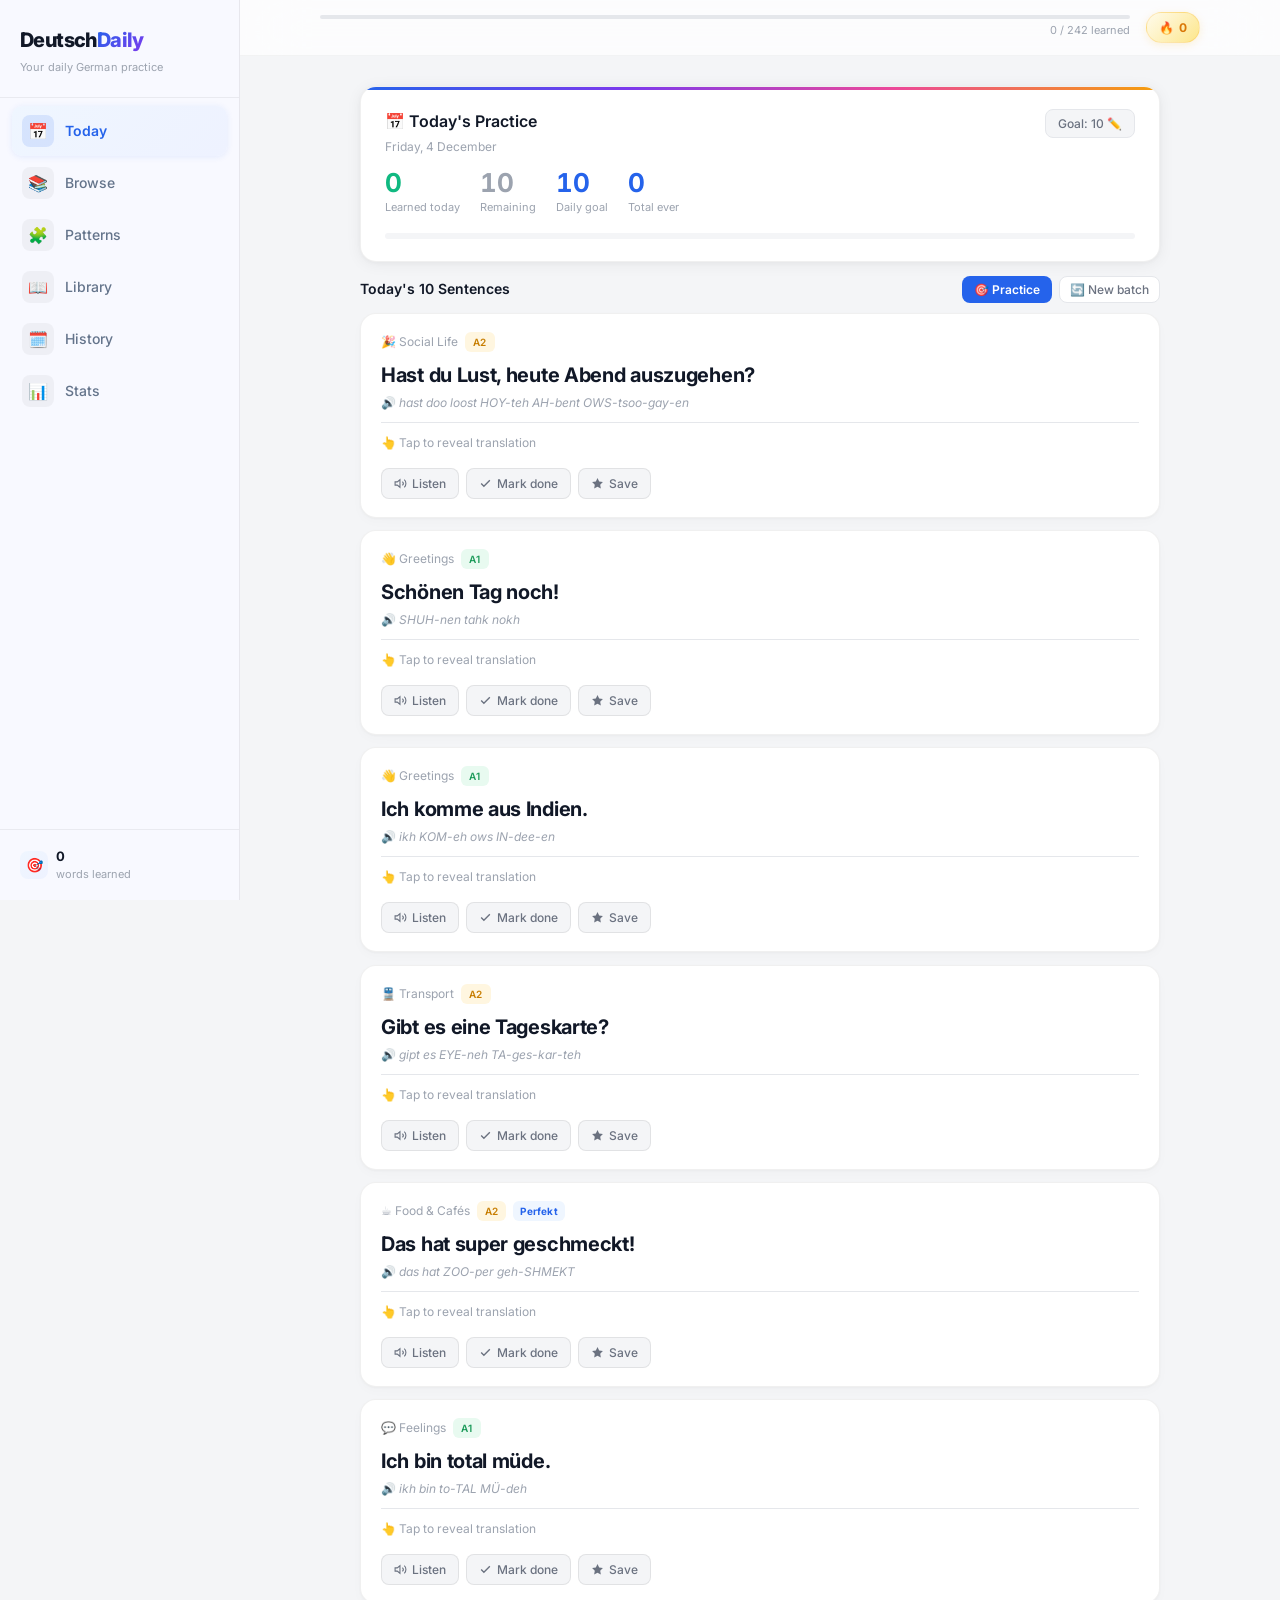
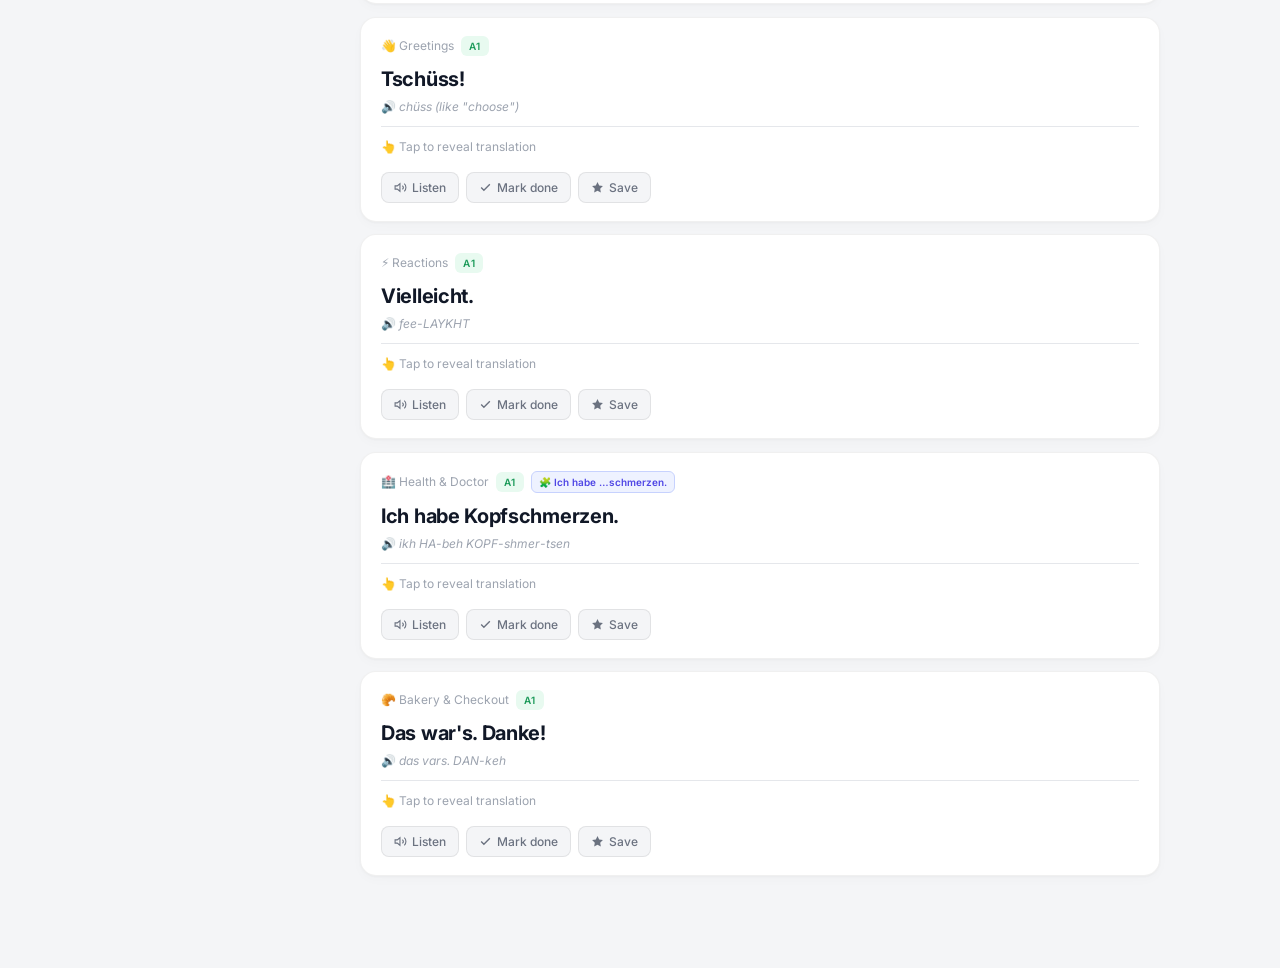
<file: index.html>
<!DOCTYPE html>
<html lang="en">

<head>
  <meta charset="UTF-8">
  <meta name="viewport" content="width=device-width, initial-scale=1.0">
  <meta name="color-scheme" content="light">
  <title>DeutschDaily</title>
  <link href="https://fonts.googleapis.com/css2?family=Inter:wght@400;500;600;700&display=swap" rel="stylesheet">
  <style>
    *,
    *::before,
    *::after {
      margin: 0;
      padding: 0;
      box-sizing: border-box;
    }

    :root {
      color-scheme: light;
      --bg: #F4F5F7;
      --white: #FFFFFF;
      --border: #E5E7EB;
      --border-strong: #D1D5DB;
      --text: #111827;
      --text-2: #6B7280;
      --text-3: #9CA3AF;
      --green: #10B981;
      --green-bg: #ECFDF5;
      --green-border: #A7F3D0;
      --blue: #2563EB;
      --blue-bg: #EFF6FF;
      --blue-border: #BFDBFE;
      --pink: #EC4899;
      --pink-bg: #FDF2F8;
      --pink-border: #FBCFE8;
      --amber: #F59E0B;
      --amber-bg: #FFFBEB;
      --amber-border: #FDE68A;
      --teal: #4F46E5;
      --teal-bg: #EEF2FF;
      --teal-border: #C7D2FE;
      --orange: #F97316;
      --orange-bg: #FFF7ED;
      --orange-border: #FED7AA;
      --red: #EF4444;
      --red-bg: #FEF2F2;
      --red-border: #FECACA;
      --accent: #2563EB;
      --shadow: 0 1px 3px rgba(0, 0, 0, 0.08), 0 1px 2px rgba(0, 0, 0, 0.04);
      --shadow-md: 0 4px 6px -1px rgba(0, 0, 0, 0.07), 0 2px 4px -2px rgba(0, 0, 0, 0.05);
      --shadow-sm: 0 1px 2px rgba(0, 0, 0, 0.04);
      --purple: var(--teal);
      --purple-bg: var(--teal-bg);
      --purple-border: var(--teal-border);
      --radius-lg: 16px;
      --radius-md: 12px;
      --radius-sm: 8px;
    }

    html {
      scroll-behavior: smooth;
      color-scheme: light !important;
      background: var(--bg) !important;
    }

    body {
      background: var(--bg) !important;
      color: var(--text) !important;
      font-family: 'Inter', -apple-system, BlinkMacSystemFont, 'SF Pro Text', system-ui, sans-serif;
      font-size: 15px;
      line-height: 1.6;
      min-height: 100vh;
      -webkit-font-smoothing: antialiased;
    }

    input,
    button,
    select,
    textarea {
      color-scheme: light;
    }

    .dashboard-layout {
      display: flex;
      min-height: 100vh;
      background: var(--bg);
      width: 100%;
    }

    .sidebar {
      width: 240px;
      flex-shrink: 0;
      background: #F8F9FF;
      border-right: 1px solid rgba(0,0,0,0.07);
      display: flex;
      flex-direction: column;
      position: fixed;
      top: 0;
      left: 0;
      height: 100vh;
      padding: 0;
      z-index: 100;
      overflow-y: auto;
      scrollbar-width: none;
    }

    .sidebar::-webkit-scrollbar {
      display: none;
    }

    .sidebar-logo-wrap {
      padding: 24px 20px 20px;
      border-bottom: 1px solid rgba(0,0,0,0.06);
      margin-bottom: 8px;
    }

    .sidebar-logo {
      font-weight: 800;
      font-size: 20px;
      cursor: pointer;
      color: var(--text);
      letter-spacing: -0.6px;
      user-select: none;
      display: inline-block;
    }

    .sidebar-logo em {
      background: linear-gradient(135deg, #2563EB 0%, #7C3AED 100%);
      -webkit-background-clip: text;
      -webkit-text-fill-color: transparent;
      background-clip: text;
      font-style: normal;
    }

    .sidebar-tagline {
      font-size: 11px;
      color: var(--text-3);
      margin-top: 3px;
      font-weight: 400;
      letter-spacing: 0.1px;
    }

    .sidebar-divider {
      display: none;
    }

    .sidebar-section-label {
      font-size: 10px;
      font-weight: 700;
      letter-spacing: 0.8px;
      text-transform: uppercase;
      color: var(--text-3);
      padding: 4px 20px 6px;
    }

    .sidebar-footer {
      margin-top: auto;
      padding: 16px 20px;
      border-top: 1px solid rgba(0,0,0,0.06);
    }

    .sidebar-footer-stat {
      display: flex;
      align-items: center;
      gap: 8px;
      font-size: 12px;
      color: var(--text-2);
    }

    .sidebar-footer-stat .sfs-icon {
      width: 28px;
      height: 28px;
      border-radius: 8px;
      background: linear-gradient(135deg, #EFF6FF, #EEF2FF);
      display: flex;
      align-items: center;
      justify-content: center;
      font-size: 14px;
      flex-shrink: 0;
    }

    .sidebar-footer-stat .sfs-val {
      font-weight: 700;
      font-size: 13px;
      color: var(--text);
    }

    .main-content {
      flex: 1;
      display: flex;
      flex-direction: column;
      min-width: 0;
      background: var(--bg);
      margin-left: 240px;
    }

    .app-content {
      max-width: 880px;
      width: 100%;
      margin: 0 auto;
      padding: 16px 40px 80px;
      flex: 1;
    }

    /* ─── Header ─── */
    .hdr {
      position: sticky;
      top: 0;
      z-index: 90;
      background: rgba(255, 255, 255, 0.85);
      backdrop-filter: saturate(180%) blur(24px);
      -webkit-backdrop-filter: saturate(180%) blur(24px);
      border-bottom: 1px solid rgba(0,0,0,0.06);
      padding: 12px 40px;
    }

    .hdr-in {
      max-width: 880px;
      margin: 0 auto;
      display: flex;
      align-items: center;
      gap: 16px;
      width: 100%;
    }

    .hdr-mid {
      flex: 1;
      min-width: 0;
    }

    .pbar-bg {
      height: 4px;
      background: var(--border);
      border-radius: 99px;
      overflow: hidden;
      margin-bottom: 3px;
    }

    .pbar-fill {
      height: 100%;
      background: var(--accent);
      border-radius: 99px;
      transition: width 0.5s;
    }

    .pbar-lbl {
      font-size: 11px;
      color: var(--text-3);
      text-align: right;
    }

    .streak-pill {
      display: flex;
      align-items: center;
      gap: 5px;
      background: linear-gradient(135deg, #FFFBEB 0%, #FEF3C7 100%);
      border: 1px solid var(--amber-border);
      padding: 5px 12px;
      border-radius: 99px;
      font-size: 12px;
      font-weight: 700;
      color: #D97706;
      cursor: pointer;
      flex-shrink: 0;
      transition: transform 0.2s, box-shadow 0.2s;
    }

    .streak-pill:hover {
      transform: scale(1.05);
      box-shadow: 0 2px 8px rgba(245, 158, 11, 0.2);
    }

    /* ─── Nav Desktop ─── */
    .nav-desktop {
      display: flex;
      flex-direction: column;
      gap: 2px;
      padding: 0 12px;
    }

    .nb {
      display: flex;
      align-items: center;
      gap: 11px;
      background: none;
      border: none;
      border-radius: 10px;
      cursor: pointer;
      color: #64748B;
      font-size: 14px;
      font-family: 'Inter', sans-serif;
      font-weight: 500;
      padding: 9px 10px;
      transition: background 0.15s, color 0.15s;
      text-align: left;
      width: 100%;
      position: relative;
    }

    .nb:hover:not(.on) {
      background: rgba(37, 99, 235, 0.05);
      color: #1E40AF;
    }

    .nb.on {
      background: linear-gradient(135deg, #EFF6FF 0%, #EEF2FF 100%);
      color: #2563EB;
      font-weight: 600;
      box-shadow: 0 1px 6px rgba(37, 99, 235, 0.1);
    }

    .nb-icon-wrap {
      width: 32px;
      height: 32px;
      border-radius: 8px;
      background: rgba(0,0,0,0.04);
      display: flex;
      align-items: center;
      justify-content: center;
      font-size: 16px;
      flex-shrink: 0;
      transition: background 0.15s;
    }

    .nb.on .nb-icon-wrap {
      background: rgba(37, 99, 235, 0.12);
    }

    .nb:hover:not(.on) .nb-icon-wrap {
      background: rgba(37, 99, 235, 0.08);
    }

    .nb-icon {
      font-size: 16px;
      line-height: 1;
    }

    /* ─── Goal Card ─── */
    .goal-card {
      background: var(--white);
      border: 1px solid var(--border);
      border-radius: var(--radius-lg);
      padding: 22px 24px;
      margin: 14px 0;
      box-shadow: var(--shadow);
      position: relative;
      overflow: hidden;
    }

    .goal-card::before {
      content: '';
      position: absolute;
      top: 0;
      left: 0;
      right: 0;
      height: 3px;
      background: linear-gradient(90deg, var(--accent), #7C3AED, var(--pink));
    }

    .goal-top {
      display: flex;
      align-items: flex-start;
      justify-content: space-between;
      margin-bottom: 14px;
    }

    .goal-title {
      font-size: 16px;
      font-weight: 600;
    }

    .goal-date {
      font-size: 12px;
      color: var(--text-3);
      margin-top: 2px;
    }

    .goal-btn {
      background: var(--bg);
      border: 0.5px solid var(--border);
      border-radius: 8px;
      padding: 6px 12px;
      font-size: 12px;
      font-weight: 500;
      cursor: pointer;
      color: var(--text-2);
      font-family: 'Inter', sans-serif;
      transition: all 0.15s;
    }

    .goal-btn:hover {
      border-color: var(--border-strong);
    }

    .goal-nums {
      display: flex;
      gap: 20px;
      margin-bottom: 16px;
      flex-wrap: wrap;
    }

    .gnum-v {
      font-size: 26px;
      font-weight: 700;
      line-height: 1;
      letter-spacing: -0.5px;
    }

    .gnum-l {
      font-size: 11px;
      color: var(--text-3);
      margin-top: 3px;
    }

    .goal-bar-bg {
      height: 6px;
      background: var(--bg);
      border-radius: 99px;
      overflow: hidden;
    }

    .goal-bar-fill {
      height: 100%;
      background: var(--accent);
      border-radius: 99px;
      transition: width 0.5s;
    }

    .goal-complete {
      text-align: center;
      padding: 10px;
      font-size: 14px;
      color: var(--green);
      font-weight: 600;
    }

    /* ─── Sentence Card ─── */
    .sc {
      background: var(--white);
      border: 1px solid var(--border);
      border-radius: var(--radius-lg);
      padding: 18px 20px;
      margin-bottom: 12px;
      box-shadow: var(--shadow-sm);
      opacity: 0;
      animation: rise 0.3s ease forwards;
      overflow: hidden;
      position: relative;
      transition: box-shadow 0.2s, border-color 0.2s, transform 0.2s;
    }

    .sc:hover {
      box-shadow: var(--shadow-md);
      border-color: var(--border-strong);
      transform: translateY(-1px);
    }

    .sc.lrn {
      border-color: var(--green-border);
      background: linear-gradient(135deg, #fff 0%, #F6FEF9 100%);
    }

    .sc.fav {
      border-color: var(--amber-border);
      background: linear-gradient(135deg, #fff 0%, #FFFCF5 100%);
    }

    @keyframes rise {
      from {
        opacity: 0;
        transform: translateY(6px);
      }

      to {
        opacity: 1;
        transform: translateY(0);
      }
    }

    .sc-top {
      display: flex;
      align-items: center;
      gap: 7px;
      margin-bottom: 10px;
      flex-wrap: wrap;
    }

    .lvl-tag {
      padding: 2px 8px;
      border-radius: 6px;
      font-size: 11px;
      font-weight: 600;
    }

    .lA1 {
      background: #E8FAF0;
      color: #1B9A59;
    }

    .lA2 {
      background: #FFF6E0;
      color: #C77D00;
    }

    .lB1 {
      background: #E8F2FF;
      color: #0062DB;
    }

    .lrn-badge {
      font-size: 11px;
      color: var(--green);
      font-weight: 600;
    }

    .topic-label {
      font-size: 12px;
      color: var(--text-3);
    }

    .sentence-de {
      font-size: 20px;
      font-weight: 700;
      letter-spacing: -0.3px;
      color: var(--text);
      line-height: 1.3;
      margin-bottom: 5px;
      cursor: pointer;
      user-select: text;
    }

    .sentence-ph {
      font-size: 12px;
      color: var(--text-3);
      font-style: italic;
      padding-bottom: 10px;
      border-bottom: 0.5px solid var(--border);
      margin-bottom: 10px;
    }

    .ph-lbl {
      font-style: normal;
      margin-right: 3px;
    }

    .sentence-en {
      font-size: 15px;
      font-weight: 600;
      color: var(--accent);
      margin-bottom: 6px;
      transition: opacity 0.2s, filter 0.2s;
      cursor: pointer;
      user-select: text;
    }

    .sentence-en.hid {
      opacity: 0;
      filter: blur(4px);
      pointer-events: none;
      height: 0;
      overflow: hidden;
      margin: 0;
    }

    .reveal-hint {
      font-size: 12px;
      color: var(--text-3);
      margin-bottom: 4px;
    }

    .sentence-use {
      font-size: 13px;
      color: var(--text-2);
      background: var(--bg);
      padding: 10px 12px;
      border-radius: 10px;
      border-left: 3px solid var(--teal-border);
      display: none;
      line-height: 1.5;
      margin-top: 4px;
    }

    .card-actions {
      display: flex;
      gap: 7px;
      margin-top: 12px;
      flex-wrap: wrap;
    }

    .act-btn {
      display: inline-flex;
      align-items: center;
      gap: 5px;
      background: var(--bg);
      border: 1px solid var(--border);
      border-radius: var(--radius-sm);
      padding: 7px 12px;
      font-size: 12px;
      font-weight: 500;
      cursor: pointer;
      color: var(--text-2);
      font-family: 'Inter', sans-serif;
      transition: all 0.2s;
      white-space: nowrap;
    }

    .act-btn:hover {
      border-color: var(--border-strong);
      color: var(--text);
      background: var(--white);
      box-shadow: var(--shadow-sm);
    }

    .act-btn.is-learned {
      background: var(--green-bg);
      border-color: var(--green-border);
      color: var(--green);
    }

    .act-btn.is-fav {
      background: var(--amber-bg);
      border-color: var(--amber-border);
      color: var(--amber);
    }

    .act-btn.is-playing {
      background: var(--blue-bg);
      border-color: var(--blue-border);
      color: var(--blue);
    }

    .act-btn svg {
      width: 13px;
      height: 13px;
      flex-shrink: 0;
    }

    @keyframes pulse {

      0%,
      100% {
        opacity: 1
      }

      50% {
        opacity: 0.4
      }
    }

    .pulse {
      animation: pulse 1.2s ease infinite;
    }

    /* ─── Pattern Card ─── */
    .pc {
      background: var(--white);
      border: 1px solid var(--border);
      border-radius: var(--radius-lg);
      padding: 18px 20px;
      margin-bottom: 12px;
      box-shadow: var(--shadow-sm);
      opacity: 0;
      animation: rise 0.3s ease forwards;
      transition: box-shadow 0.2s, border-color 0.2s, transform 0.2s;
    }

    .pc:hover {
      box-shadow: var(--shadow-md);
      border-color: var(--border-strong);
      transform: translateY(-1px);
    }

    .pc.und {
      border-color: var(--green-border);
      background: linear-gradient(135deg, #fff 0%, #F6FEF9 100%);
    }

    .pat-cat-tag {
      display: inline-block;
      padding: 2px 8px;
      border-radius: 6px;
      font-size: 11px;
      font-weight: 600;
      background: var(--teal-bg);
      color: var(--teal);
      border: 0.5px solid var(--teal-border);
      margin-bottom: 9px;
    }

    .pat-template {
      font-size: 17px;
      font-weight: 700;
      color: var(--text);
      margin-bottom: 4px;
      line-height: 1.4;
    }

    .pat-blank {
      color: var(--accent);
      font-style: italic;
    }

    .pat-meaning {
      font-size: 13px;
      color: var(--text-2);
      margin-bottom: 12px;
      padding-bottom: 12px;
      border-bottom: 0.5px solid var(--border);
    }

    .pat-examples {
      display: flex;
      flex-direction: column;
      gap: 7px;
    }

    .pat-ex {
      padding: 10px 12px;
      background: var(--bg);
      border-radius: 10px;
      border-left: 3px solid var(--blue-border);
    }

    .pat-de {
      font-size: 14px;
      font-weight: 600;
      color: var(--text);
      display: flex;
      align-items: center;
      gap: 6px;
    }

    .pat-ex-speak {
      cursor: pointer;
      font-size: 13px;
      opacity: 0.5;
      transition: all 0.15s;
      flex-shrink: 0;
    }

    .pat-ex-speak:hover {
      opacity: 1;
      transform: scale(1.15);
    }

    .pat-en {
      font-size: 12px;
      color: var(--text-3);
      margin-top: 2px;
      padding-left: 25px;
    }

    .pat-actions {
      display: flex;
      gap: 7px;
      margin-top: 12px;
    }

    /* ─── Pattern tag on sentences ─── */
    .pattern-tag {
      display: inline-flex;
      align-items: center;
      gap: 3px;
      padding: 2px 7px;
      border-radius: 6px;
      font-size: 10px;
      font-weight: 600;
      background: var(--teal-bg);
      color: var(--teal);
      border: 0.5px solid var(--teal-border);
      cursor: help;
    }

    .pattern-explain {
      font-size: 13px;
      color: var(--teal);
      background: var(--teal-bg);
      border: 0.5px solid var(--teal-border);
      padding: 10px 12px;
      border-radius: 10px;
      margin-top: 8px;
      display: none;
      line-height: 1.5;
    }

    .pattern-explain .pe-title {
      font-weight: 700;
      font-size: 14px;
      margin-bottom: 4px;
    }

    .pattern-explain .pe-meaning {
      font-size: 12px;
      color: var(--text-2);
      margin-bottom: 6px;
    }

    .pattern-explain .pe-examples {
      font-size: 12px;
      color: var(--text-2);
    }

    .pattern-explain .pe-example {
      padding: 4px 0;
    }

    .pattern-explain .pe-example strong {
      color: var(--text);
      font-weight: 600;
    }

    /* ─── Topic cards ─── */
    .topic-grid {
      display: grid;
      grid-template-columns: repeat(3, 1fr);
      gap: 16px;
      margin-bottom: 24px;
    }

    .topic-card {
      background: var(--white);
      border: 1px solid var(--border);
      border-radius: var(--radius-lg);
      padding: 18px;
      cursor: pointer;
      transition: all 0.2s ease;
      box-shadow: var(--shadow-sm);
      position: relative;
      overflow: hidden;
    }

    .topic-card:hover {
      border-color: var(--border-strong);
      box-shadow: var(--shadow-md);
      transform: translateY(-2px);
    }

    .topic-card::before {
      content: '';
      position: absolute;
      top: 0;
      left: 0;
      right: 0;
      height: 3px;
      background: var(--tc, var(--accent));
    }

    .tc-emoji {
      font-size: 28px;
      margin-bottom: 8px;
      display: block;
      line-height: 1;
    }

    .tc-name {
      font-size: 14px;
      font-weight: 600;
      color: var(--text);
    }

    .tc-de {
      font-size: 11px;
      color: var(--text-3);
      margin-top: 1px;
    }

    .tc-prog {
      display: flex;
      align-items: center;
      gap: 6px;
      margin-top: 10px;
    }

    .tc-count {
      font-size: 11px;
      color: var(--text-3);
      white-space: nowrap;
    }

    .tc-bar-bg {
      flex: 1;
      height: 3px;
      background: var(--border);
      border-radius: 99px;
      overflow: hidden;
    }

    .tc-bar-fill {
      height: 100%;
      border-radius: 99px;
      transition: width 0.4s;
    }

    /* ─── Topic header ─── */
    .topic-hdr {
      background: var(--white);
      border: 0.5px solid var(--border);
      border-radius: 14px;
      padding: 16px 18px;
      margin-bottom: 16px;
      display: flex;
      align-items: center;
      gap: 14px;
      box-shadow: var(--shadow-sm);
    }

    .topic-hdr-em {
      font-size: 36px;
      flex-shrink: 0;
      line-height: 1;
    }

    .topic-hdr-name {
      font-size: 20px;
      font-weight: 700;
      letter-spacing: -0.3px;
    }

    .topic-hdr-de {
      font-size: 13px;
      color: var(--text-3);
      margin-top: 2px;
    }

    .topic-hdr-stats {
      display: flex;
      gap: 12px;
      margin-top: 8px;
    }

    .topic-stat {
      font-size: 12px;
      color: var(--text-3);
    }

    .topic-stat strong {
      color: var(--text);
      font-weight: 600;
    }

    /* ─── Filters ─── */
    .filter-row {
      display: flex;
      gap: 6px;
      margin-bottom: 14px;
      overflow-x: auto;
      scrollbar-width: none;
      padding-bottom: 2px;
    }

    .filter-row::-webkit-scrollbar {
      display: none;
    }

    .filter-chip {
      flex-shrink: 0;
      padding: 7px 14px;
      border-radius: 99px;
      background: var(--white);
      border: 0.5px solid var(--border);
      font-size: 13px;
      font-weight: 500;
      cursor: pointer;
      color: var(--text-2);
      font-family: 'Inter', sans-serif;
      transition: all 0.15s;
      white-space: nowrap;
    }

    .filter-chip.on {
      background: var(--accent);
      border-color: var(--accent);
      color: white;
    }

    .filter-chip:hover:not(.on) {
      border-color: var(--border-strong);
    }

    /* ─── Search ─── */
    .search-wrap {
      position: relative;
      margin-bottom: 14px;
    }

    .search-icon {
      position: absolute;
      left: 12px;
      top: 50%;
      transform: translateY(-50%);
      color: var(--text-3);
      font-size: 15px;
      pointer-events: none;
    }

    .search-input {
      width: 100%;
      background: var(--white);
      border: 0.5px solid var(--border);
      border-radius: 12px;
      padding: 11px 12px 11px 36px;
      color: var(--text);
      font-size: 15px;
      font-family: 'Inter', sans-serif;
      outline: none;
      transition: border-color 0.15s;
    }

    .search-input:focus {
      border-color: var(--accent);
      box-shadow: 0 0 0 3px rgba(0, 122, 255, 0.1);
    }

    .search-input::placeholder {
      color: var(--text-3);
    }

    /* ─── Stats ─── */
    .stats-grid {
      display: grid;
      grid-template-columns: repeat(4, 1fr);
      gap: 16px;
      margin-bottom: 24px;
    }

    .stat-box {
      background: var(--white);
      border: 0.5px solid var(--border);
      border-radius: 14px;
      padding: 16px;
      box-shadow: var(--shadow-sm);
    }

    .stat-lbl {
      font-size: 11px;
      font-weight: 500;
      color: var(--text-3);
      text-transform: uppercase;
      letter-spacing: 0.4px;
      margin-bottom: 5px;
    }

    .stat-num {
      font-size: 28px;
      font-weight: 700;
      letter-spacing: -0.5px;
      line-height: 1;
    }

    .stat-sub {
      font-size: 11px;
      color: var(--text-3);
      margin-top: 3px;
    }

    .prog-row {
      display: flex;
      align-items: center;
      gap: 8px;
      padding: 12px 14px;
      background: var(--white);
      border: 0.5px solid var(--border);
      border-radius: 12px;
      margin-bottom: 7px;
      box-shadow: var(--shadow-sm);
    }

    .prog-row.clk {
      cursor: pointer;
      transition: all 0.15s;
    }

    .prog-row.clk:hover {
      border-color: var(--border-strong);
    }

    .prog-lbl {
      font-size: 13px;
      font-weight: 600;
      color: var(--text-2);
      min-width: 22px;
    }

    .prog-bar {
      flex: 1;
      height: 6px;
      background: var(--bg);
      border-radius: 99px;
      overflow: hidden;
    }

    .prog-fill {
      height: 100%;
      border-radius: 99px;
      transition: width 0.5s;
    }

    .prog-pct {
      font-size: 11px;
      color: var(--text-3);
      min-width: 30px;
      text-align: right;
    }

    /* ─── Bar Chart (Stats) ─── */
    .hist-chart {
      display: flex;
      align-items: flex-end;
      gap: 6px;
      height: 130px;
      margin-bottom: 18px;
      background: var(--white);
      border: 0.5px solid var(--border);
      border-radius: 14px;
      padding: 16px 14px 10px;
      box-shadow: var(--shadow-sm);
    }

    .hist-col {
      flex: 1;
      display: flex;
      flex-direction: column;
      align-items: center;
      height: 100%;
    }

    .hist-bar-wrap {
      flex: 1;
      width: 100%;
      display: flex;
      align-items: flex-end;
    }

    .hist-bar-inner {
      width: 100%;
      background: var(--accent);
      border-radius: 5px 5px 0 0;
      min-height: 4px;
      transition: height 0.6s ease;
      position: relative;
      display: flex;
      align-items: flex-start;
      justify-content: center;
      padding-top: 3px;
    }

    .hist-bar-inner.today {
      background: var(--green);
    }

    .hist-bar-inner.zero {
      background: var(--border);
      min-height: 4px;
    }

    .hist-bar-num {
      font-size: 10px;
      font-weight: 700;
      color: white;
      line-height: 1;
    }

    .hist-day-lbl {
      font-size: 10px;
      color: var(--text-3);
      margin-top: 5px;
      text-align: center;
      white-space: nowrap;
      font-weight: 500;
    }

    .hist-day-lbl.today {
      color: var(--green);
      font-weight: 700;
    }

    /* ─── Stats Section ─── */
    .stats-sec-hdr {
      font-size: 12px;
      font-weight: 600;
      text-transform: uppercase;
      letter-spacing: 0.5px;
      color: var(--text-3);
      margin: 18px 0 10px;
    }

    /* ─── Practice Direction Choice ─── */
    .dir-choice-wrap {
      padding: 24px 16px;
      display: flex;
      flex-direction: column;
      align-items: center;
    }

    .dir-choice-title {
      font-size: 20px;
      font-weight: 700;
      color: var(--text);
      margin-bottom: 6px;
      text-align: center;
    }

    .dir-choice-sub {
      font-size: 14px;
      color: var(--text-2);
      margin-bottom: 28px;
      text-align: center;
    }

    .dir-btn {
      width: 100%;
      max-width: 340px;
      background: var(--white);
      border: 1.5px solid var(--border);
      border-radius: 16px;
      padding: 18px 20px;
      cursor: pointer;
      font-family: 'Inter', sans-serif;
      display: flex;
      align-items: center;
      gap: 14px;
      margin-bottom: 12px;
      transition: all 0.15s;
      text-align: left;
    }

    .dir-btn:hover {
      border-color: var(--accent);
      box-shadow: 0 0 0 3px rgba(0, 122, 255, 0.1);
    }

    .dir-btn.primary {
      background: var(--accent);
      border-color: var(--accent);
      color: white;
    }

    .dir-btn.primary:hover {
      opacity: 0.92;
    }

    .dir-btn-icon {
      font-size: 28px;
      flex-shrink: 0;
      line-height: 1;
    }

    .dir-btn-title {
      font-size: 15px;
      font-weight: 600;
      line-height: 1.2;
    }

    .dir-btn-sub {
      font-size: 12px;
      font-weight: 400;
      margin-top: 3px;
      opacity: 0.72;
    }

    .dir-badge {
      display: inline-flex;
      align-items: center;
      gap: 5px;
      background: var(--blue-bg);
      border: 0.5px solid var(--blue-border);
      border-radius: 99px;
      padding: 3px 10px;
      font-size: 11px;
      font-weight: 600;
      color: var(--blue);
      margin-bottom: 20px;
    }

    .prog-cnt {
      font-size: 11px;
      color: var(--text-3);
      min-width: 44px;
      text-align: right;
    }

    .sec-lbl {
      font-size: 12px;
      font-weight: 600;
      color: var(--text-3);
      text-transform: uppercase;
      letter-spacing: 0.5px;
      padding: 16px 0 8px;
      border-top: 0.5px solid var(--border);
      margin-top: 4px;
    }

    .hist-row {
      display: flex;
      align-items: center;
      gap: 10px;
      padding: 10px 14px;
      background: var(--white);
      border: 0.5px solid var(--border);
      border-radius: 12px;
      margin-bottom: 6px;
      box-shadow: var(--shadow-sm);
    }

    .hist-day {
      font-size: 12px;
      color: var(--text-3);
      min-width: 78px;
    }

    .hist-bar-bg {
      flex: 1;
      height: 5px;
      background: var(--bg);
      border-radius: 99px;
      overflow: hidden;
    }

    .hist-bar-fill {
      height: 100%;
      background: var(--green);
      border-radius: 99px;
    }

    .hist-cnt {
      font-size: 12px;
      font-weight: 600;
      color: var(--green);
      min-width: 22px;
      text-align: right;
    }

    /* ─── Modal ─── */
    .modal-overlay {
      position: fixed;
      inset: 0;
      background: rgba(0, 0, 0, 0.4);
      z-index: 200;
      display: flex;
      align-items: center;
      justify-content: center;
      backdrop-filter: blur(4px);
      -webkit-backdrop-filter: blur(4px);
    }

    .modal-box {
      background: var(--white);
      border-radius: 24px;
      padding: 32px;
      width: 90%;
      max-width: 440px;
      box-shadow: 0 20px 40px rgba(0, 0, 0, 0.2);
    }

    .modal-title {
      font-size: 18px;
      font-weight: 700;
      margin-bottom: 5px;
    }

    .modal-sub {
      font-size: 13px;
      color: var(--text-3);
      margin-bottom: 20px;
    }

    .goal-opts-grid {
      display: grid;
      grid-template-columns: repeat(4, 1fr);
      gap: 8px;
      margin-bottom: 14px;
    }

    .goal-opt {
      background: var(--bg);
      border: 0.5px solid var(--border);
      border-radius: 12px;
      padding: 12px 6px;
      text-align: center;
      cursor: pointer;
      font-size: 17px;
      font-weight: 700;
      color: var(--text-2);
      transition: all 0.15s;
      font-family: 'Inter', sans-serif;
    }

    .goal-opt:hover {
      border-color: var(--border-strong);
    }

    .goal-opt.sel {
      background: var(--blue-bg);
      border-color: var(--accent);
      color: var(--accent);
    }

    .modal-done {
      width: 100%;
      padding: 14px;
      background: var(--accent);
      border: none;
      border-radius: 12px;
      font-size: 15px;
      font-weight: 600;
      cursor: pointer;
      color: white;
      font-family: 'Inter', sans-serif;
      transition: opacity 0.15s;
    }

    .modal-done:hover {
      opacity: 0.9;
    }


    /* ─── Misc ─── */
    .page-title {
      font-size: 24px;
      font-weight: 700;
      letter-spacing: -0.4px;
      margin: 20px 0 3px;
    }

    .page-sub {
      font-size: 13px;
      color: var(--text-3);
      margin-bottom: 18px;
    }

    .back-btn {
      display: inline-flex;
      align-items: center;
      gap: 5px;
      background: none;
      border: none;
      cursor: pointer;
      color: var(--accent);
      font-size: 14px;
      font-family: 'Inter', sans-serif;
      font-weight: 500;
      padding: 14px 0 6px;
      transition: color 0.15s;
    }

    .back-btn:hover {
      color: var(--text);
    }

    .empty-state {
      text-align: center;
      padding: 50px 20px;
      color: var(--text-3);
    }

    .empty-icon {
      font-size: 40px;
      margin-bottom: 10px;
    }

    .tip-card {
      background: var(--blue-bg);
      border: 0.5px solid var(--blue-border);
      border-radius: 14px;
      padding: 14px 16px;
      margin-bottom: 16px;
    }

    .tip-lbl {
      font-size: 11px;
      font-weight: 600;
      color: var(--blue);
      text-transform: uppercase;
      letter-spacing: 0.4px;
      margin-bottom: 3px;
    }

    .tip-text {
      font-size: 13px;
      color: var(--accent);
    }

    .reveal-hint-bar {
      font-size: 12px;
      color: var(--text-3);
      text-align: center;
      margin-bottom: 12px;
      font-style: italic;
    }

    ::-webkit-scrollbar {
      width: 6px;
    }

    ::-webkit-scrollbar-track {
      background: transparent;
    }

    ::-webkit-scrollbar-thumb {
      background: var(--border-strong);
      border-radius: 99px;
    }

    ::-webkit-scrollbar-thumb:hover {
      background: var(--text-3);
    }

    /* ─── SRS Review Section ─── */
    .review-section {
      background: var(--amber-bg);
      border: 0.5px solid var(--amber-border);
      border-radius: 16px;
      padding: 18px;
      margin-bottom: 14px;
    }

    .review-section-hdr {
      display: flex;
      align-items: center;
      justify-content: space-between;
      margin-bottom: 8px;
    }

    .review-section-title {
      font-size: 14px;
      font-weight: 700;
      color: var(--amber);
      display: flex;
      align-items: center;
      gap: 6px;
    }

    .review-count-badge {
      background: var(--amber);
      color: white;
      border-radius: 99px;
      padding: 2px 9px;
      font-size: 12px;
      font-weight: 700;
    }

    .review-section-sub {
      font-size: 12px;
      color: var(--amber);
      margin-bottom: 10px;
      opacity: 0.85;
    }

    .review-practice-btn {
      background: var(--amber);
      color: white;
      border: none;
      border-radius: 10px;
      padding: 10px 16px;
      font-size: 13px;
      font-weight: 600;
      cursor: pointer;
      font-family: 'Inter', sans-serif;
      transition: opacity 0.15s;
      white-space: nowrap;
      flex-shrink: 0;
    }

    .review-practice-btn:hover {
      opacity: 0.88;
    }

    /* ─── Grammar Tag ─── */
    .gram-tag {
      padding: 2px 7px;
      border-radius: 6px;
      font-size: 10px;
      font-weight: 700;
      letter-spacing: 0.2px;
      flex-shrink: 0;
    }


    /* ─── Keyboard hint ─── */
    .kbd-hint {
      font-size: 11px;
      color: var(--text-3);
      text-align: center;
      margin-top: 8px;
    }

    .kbd {
      background: var(--bg);
      border: 0.5px solid var(--border-strong);
      border-radius: 4px;
      padding: 1px 5px;
      font-size: 10px;
      font-family: monospace;
      color: var(--text-2);
    }

    /* ─── SRS level dot ─── */
    .srs-dot {
      width: 7px;
      height: 7px;
      border-radius: 50%;
      background: var(--border);
      display: inline-block;
      flex-shrink: 0;
    }

    .srs-dot.filled {
      background: var(--green);
    }

    .srs-dots {
      display: flex;
      gap: 3px;
      align-items: center;
      margin-left: 4px;
    }

    /* ─── Practice Overlay ─── */
    .practice-overlay {
      position: fixed;
      inset: 0;
      background: var(--bg);
      z-index: 400;
      display: flex;
      flex-direction: column;
      overflow: hidden;
    }

    .practice-hdr {
      background: rgba(255, 255, 255, 0.92);
      backdrop-filter: saturate(180%) blur(20px);
      -webkit-backdrop-filter: saturate(180%) blur(20px);
      border-bottom: 0.5px solid var(--border);
      padding: 12px 16px;
      display: flex;
      align-items: center;
      gap: 12px;
      flex-shrink: 0;
    }

    .practice-exit {
      background: var(--bg);
      border: 0.5px solid var(--border);
      border-radius: 8px;
      padding: 6px 12px;
      font-size: 13px;
      font-weight: 500;
      cursor: pointer;
      color: var(--text-2);
      font-family: 'Inter', sans-serif;
      white-space: nowrap;
      transition: all 0.15s;
      flex-shrink: 0;
    }

    .practice-exit:hover {
      border-color: var(--border-strong);
    }

    .practice-prog-wrap {
      flex: 1;
    }

    .practice-prog-bar {
      height: 4px;
      background: var(--border);
      border-radius: 99px;
      overflow: hidden;
      margin-bottom: 3px;
    }

    .practice-prog-fill {
      height: 100%;
      background: var(--green);
      border-radius: 99px;
      transition: width 0.4s;
    }

    .practice-prog-lbl {
      font-size: 11px;
      color: var(--text-3);
      text-align: right;
    }

    .practice-body {
      flex: 1;
      display: flex;
      flex-direction: column;
      align-items: center;
      justify-content: center;
      padding: 20px 16px;
      gap: 14px;
      overflow-y: auto;
    }

    .practice-card {
      width: 100%;
      max-width: 520px;
      background: var(--white);
      border: 0.5px solid var(--border);
      border-radius: 18px;
      padding: 26px 22px;
      box-shadow: var(--shadow);
      position: relative;
    }

    .prac-fav-btn {
      position: absolute;
      top: 14px;
      right: 14px;
      background: none;
      border: none;
      cursor: pointer;
      padding: 4px;
      line-height: 1;
      font-size: 20px;
      opacity: 0.35;
      transition: opacity 0.15s, transform 0.15s;
    }
    .prac-fav-btn:hover { opacity: 0.7; transform: scale(1.15); }
    .prac-fav-btn.on { opacity: 1; }

    .practice-topic-lbl {
      font-size: 12px;
      color: var(--text-3);
      margin-bottom: 10px;
    }

    .practice-de {
      font-size: 24px;
      font-weight: 700;
      color: var(--text);
      line-height: 1.3;
      margin-bottom: 8px;
      letter-spacing: -0.3px;
    }

    .practice-ph {
      font-size: 12px;
      color: var(--text-3);
      font-style: italic;
      padding-bottom: 14px;
      border-bottom: 0.5px solid var(--border);
      margin-bottom: 14px;
    }

    .practice-reveal-hint {
      font-size: 14px;
      color: var(--text-3);
      text-align: center;
      cursor: pointer;
      padding: 14px;
      border-radius: 12px;
      background: var(--bg);
      border: 1px dashed var(--border);
      user-select: none;
      transition: all 0.15s;
    }

    .practice-reveal-hint:hover {
      border-color: var(--accent);
      color: var(--accent);
    }

    .practice-en {
      font-size: 20px;
      font-weight: 600;
      color: var(--accent);
      margin-bottom: 8px;
      line-height: 1.3;
    }

    .practice-use {
      font-size: 13px;
      color: var(--text-2);
      background: var(--bg);
      padding: 10px 12px;
      border-radius: 10px;
      border-left: 3px solid var(--teal-border);
      line-height: 1.5;
    }

    .practice-btns {
      display: flex;
      gap: 10px;
      width: 100%;
      max-width: 520px;
    }

    .prac-again-btn {
      flex: 1;
      padding: 16px;
      background: var(--amber-bg);
      border: 1.5px solid var(--amber-border);
      border-radius: 14px;
      font-size: 15px;
      font-weight: 600;
      cursor: pointer;
      color: var(--amber);
      font-family: 'Inter', sans-serif;
      transition: all 0.15s;
    }

    .prac-got-btn {
      flex: 1;
      padding: 16px;
      background: var(--green-bg);
      border: 1.5px solid var(--green-border);
      border-radius: 14px;
      font-size: 15px;
      font-weight: 600;
      cursor: pointer;
      color: var(--green);
      font-family: 'Inter', sans-serif;
      transition: all 0.15s;
    }

    .prac-again-btn:hover {
      background: #FFF0D6;
    }

    .prac-got-btn:hover {
      background: #E0FCEB;
    }

    /* ─── Practice Summary ─── */
    .prac-summary {
      width: 100%;
      max-width: 520px;
      background: var(--white);
      border: 0.5px solid var(--border);
      border-radius: 18px;
      padding: 30px 22px;
      text-align: center;
      box-shadow: var(--shadow);
    }

    .prac-sum-icon {
      font-size: 52px;
      margin-bottom: 12px;
    }

    .prac-sum-title {
      font-size: 22px;
      font-weight: 700;
      margin-bottom: 5px;
      letter-spacing: -0.3px;
    }

    .prac-sum-sub {
      font-size: 14px;
      color: var(--text-3);
      margin-bottom: 22px;
    }

    .prac-sum-stats {
      display: flex;
      gap: 10px;
      justify-content: center;
      margin-bottom: 22px;
    }

    .prac-sum-stat {
      background: var(--bg);
      border: 0.5px solid var(--border);
      border-radius: 14px;
      padding: 14px 24px;
    }

    .prac-sum-n {
      font-size: 26px;
      font-weight: 700;
      letter-spacing: -0.5px;
    }

    .prac-sum-l {
      font-size: 12px;
      color: var(--text-3);
      margin-top: 2px;
    }

    .prac-sum-actions {
      display: flex;
      gap: 10px;
      justify-content: center;
    }

    .prac-sum-retry {
      background: var(--accent);
      color: white;
      border: none;
      border-radius: 12px;
      padding: 13px 24px;
      font-size: 15px;
      font-weight: 600;
      cursor: pointer;
      font-family: 'Inter', sans-serif;
      transition: opacity 0.15s;
    }

    .prac-sum-retry:hover {
      opacity: 0.9;
    }

    .prac-sum-done {
      background: var(--bg);
      border: 0.5px solid var(--border);
      border-radius: 12px;
      padding: 13px 24px;
      font-size: 15px;
      font-weight: 600;
      cursor: pointer;
      color: var(--text-2);
      font-family: 'Inter', sans-serif;
      transition: all 0.15s;
    }

    .prac-sum-done:hover {
      border-color: var(--border-strong);
    }

    /* ─── Learned Page / Library Tabs ─── */
    .lib-tabs {
      display: flex;
      background: var(--border);
      border-radius: 10px;
      padding: 2px;
      gap: 0;
      margin-bottom: 16px;
    }

    .lib-tab {
      flex: 1;
      padding: 8px 10px;
      border-radius: 8px;
      font-size: 13px;
      font-weight: 500;
      cursor: pointer;
      color: var(--text-2);
      font-family: 'Inter', sans-serif;
      border: none;
      background: none;
      transition: all 0.15s;
      text-align: center;
    }

    .lib-tab.on {
      background: var(--white);
      color: var(--text);
      box-shadow: 0 1px 3px rgba(0, 0, 0, 0.08);
    }

    .learned-cta {
      background: var(--green-bg);
      border: 0.5px solid var(--green-border);
      border-radius: 14px;
      padding: 18px;
      margin-bottom: 16px;
      display: flex;
      align-items: center;
      justify-content: space-between;
      gap: 12px;
    }

    .learned-cta-info .learned-cta-title {
      font-size: 15px;
      font-weight: 700;
      color: var(--text);
    }

    .learned-cta-info .learned-cta-sub {
      font-size: 12px;
      color: var(--text-3);
      margin-top: 3px;
    }

    .learned-practice-btn {
      background: var(--green);
      color: white;
      border: none;
      border-radius: 10px;
      padding: 10px 16px;
      font-size: 13px;
      font-weight: 600;
      cursor: pointer;
      font-family: 'Inter', sans-serif;
      white-space: nowrap;
      flex-shrink: 0;
      transition: opacity 0.15s;
    }

    .learned-practice-btn:hover {
      opacity: 0.9;
    }

    /* ─── Responsive adjustments ─── */
    @media (max-width: 768px) {
      .sidebar {
        display: none;
      }

      .main-content {
        margin-left: 0;
      }

      .app-content {
        padding: 16px 16px 100px;
      }

      .hdr {
        padding: 12px 16px;
      }

      .topic-grid {
        grid-template-columns: repeat(2, 1fr);
        gap: 10px;
      }

      .stats-grid {
        grid-template-columns: repeat(2, 1fr);
        gap: 10px;
      }

      .mobile-nav {
        display: flex;
      }
    }

    /* ══════════════════════════════════════════════
       PREMIUM DESIGN ENHANCEMENTS
       ══════════════════════════════════════════════ */

    /* ─── Enhanced Sidebar (desktop overrides handled in base) ─── */

    /* ─── Enhanced Header ─── */
    .hdr {
      background: rgba(255, 255, 255, 0.72);
      backdrop-filter: saturate(200%) blur(30px);
      -webkit-backdrop-filter: saturate(200%) blur(30px);
      border-bottom: 1px solid rgba(0, 0, 0, 0.04);
    }

    .pbar-fill {
      background: linear-gradient(90deg, #2563EB, #7C3AED);
    }

    .streak-pill {
      background: linear-gradient(135deg, #FFFBEB 0%, #FEF3C7 40%, #FDE68A 100%);
      box-shadow: 0 2px 8px rgba(245, 158, 11, 0.15);
      border: 1px solid rgba(245, 158, 11, 0.2);
    }

    /* ─── Enhanced Cards ─── */
    .sc {
      border: 1px solid rgba(0, 0, 0, 0.06);
      box-shadow: 0 1px 3px rgba(0, 0, 0, 0.04), 0 4px 12px rgba(0, 0, 0, 0.02);
      transition: all 0.25s cubic-bezier(0.4, 0, 0.2, 1);
    }

    .sc:hover {
      box-shadow: 0 8px 24px rgba(0, 0, 0, 0.07), 0 2px 6px rgba(0, 0, 0, 0.04);
      border-color: rgba(37, 99, 235, 0.1);
      transform: translateY(-2px);
    }

    .sc.lrn {
      background: linear-gradient(135deg, #FFFFFF 0%, #F0FDF4 100%);
      border-color: rgba(16, 185, 129, 0.15);
    }

    .sc.fav {
      background: linear-gradient(135deg, #FFFFFF 0%, #FFFBEB 100%);
      border-color: rgba(245, 158, 11, 0.15);
    }

    .pc {
      border: 1px solid rgba(0, 0, 0, 0.06);
      box-shadow: 0 1px 3px rgba(0, 0, 0, 0.04), 0 4px 12px rgba(0, 0, 0, 0.02);
      transition: all 0.25s cubic-bezier(0.4, 0, 0.2, 1);
    }

    .pc:hover {
      box-shadow: 0 8px 24px rgba(0, 0, 0, 0.07), 0 2px 6px rgba(0, 0, 0, 0.04);
      transform: translateY(-2px);
    }

    /* ─── Enhanced Goal Card ─── */
    .goal-card {
      box-shadow: 0 2px 16px rgba(0, 0, 0, 0.06), 0 1px 4px rgba(0, 0, 0, 0.03);
      border: 1px solid rgba(0, 0, 0, 0.06);
    }

    .goal-card::before {
      height: 3px;
      background: linear-gradient(90deg, #2563EB, #7C3AED, #EC4899, #F59E0B);
    }

    .goal-bar-fill {
      background: linear-gradient(90deg, #2563EB, #7C3AED);
    }

    .gnum-v {
      font-feature-settings: 'tnum';
    }

    /* ─── Enhanced Topic Cards ─── */
    .topic-card {
      transition: all 0.3s cubic-bezier(0.4, 0, 0.2, 1);
      border: 1px solid rgba(0, 0, 0, 0.06);
    }

    .topic-card:hover {
      transform: translateY(-4px);
      box-shadow: 0 12px 32px rgba(0, 0, 0, 0.08), 0 2px 8px rgba(0, 0, 0, 0.04);
      border-color: rgba(0, 0, 0, 0.08);
    }

    .topic-card::before {
      height: 3px;
      transition: height 0.2s;
    }

    .topic-card:hover::before {
      height: 4px;
    }

    .tc-emoji {
      font-size: 32px;
      margin-bottom: 10px;
      filter: drop-shadow(0 2px 4px rgba(0, 0, 0, 0.08));
    }

    .tc-bar-fill {
      background: linear-gradient(90deg, var(--tc), color-mix(in srgb, var(--tc) 70%, #7C3AED));
    }

    /* ─── Enhanced Buttons ─── */
    .act-btn {
      transition: all 0.2s cubic-bezier(0.4, 0, 0.2, 1);
      border: 1px solid rgba(0, 0, 0, 0.08);
    }

    .act-btn:hover {
      transform: translateY(-1px);
      box-shadow: 0 2px 8px rgba(0, 0, 0, 0.06);
      border-color: rgba(0, 0, 0, 0.12);
    }

    .act-btn:active {
      transform: translateY(0);
      box-shadow: none;
    }

    /* ─── Enhanced Filter Chips ─── */
    .filter-chip {
      transition: all 0.2s cubic-bezier(0.4, 0, 0.2, 1);
      border: 1px solid rgba(0, 0, 0, 0.08);
    }

    .filter-chip.on {
      background: linear-gradient(135deg, #2563EB 0%, #1D4ED8 100%);
      box-shadow: 0 2px 10px rgba(37, 99, 235, 0.25);
      border-color: transparent;
    }

    .filter-chip:hover:not(.on) {
      transform: translateY(-1px);
      box-shadow: 0 2px 6px rgba(0, 0, 0, 0.06);
    }

    /* ─── Enhanced Search ─── */
    .search-input {
      border: 1px solid rgba(0, 0, 0, 0.08);
      transition: all 0.2s cubic-bezier(0.4, 0, 0.2, 1);
    }

    .search-input:focus {
      border-color: var(--accent);
      box-shadow: 0 0 0 3px rgba(37, 99, 235, 0.1), 0 2px 12px rgba(37, 99, 235, 0.06);
    }

    /* ─── Enhanced Stats ─── */
    .stat-box {
      border: 1px solid rgba(0, 0, 0, 0.06);
      transition: all 0.25s cubic-bezier(0.4, 0, 0.2, 1);
      position: relative;
      overflow: hidden;
    }

    .stat-box::before {
      content: '';
      position: absolute;
      top: 0;
      left: 0;
      right: 0;
      height: 2px;
      background: linear-gradient(90deg, transparent, var(--accent), transparent);
      opacity: 0;
      transition: opacity 0.2s;
    }

    .stat-box:hover {
      transform: translateY(-2px);
      box-shadow: 0 6px 16px rgba(0, 0, 0, 0.06);
    }

    .stat-box:hover::before {
      opacity: 1;
    }

    .stat-num {
      font-feature-settings: 'tnum';
    }

    .hist-chart {
      border: 1px solid rgba(0, 0, 0, 0.06);
    }

    .hist-bar-inner {
      border-radius: 6px 6px 0 0;
      transition: height 0.8s cubic-bezier(0.4, 0, 0.2, 1);
    }

    .hist-bar-inner:not(.zero) {
      background: linear-gradient(180deg, #2563EB, #1D4ED8);
    }

    .hist-bar-inner.today:not(.zero) {
      background: linear-gradient(180deg, #10B981, #059669);
    }

    /* ─── Enhanced Practice Overlay ─── */
    .practice-overlay {
      background: linear-gradient(180deg, #F4F5F7 0%, #EDF0F7 50%, #E8ECF4 100%);
    }

    .practice-hdr {
      background: rgba(255, 255, 255, 0.8);
      backdrop-filter: saturate(200%) blur(30px);
      -webkit-backdrop-filter: saturate(200%) blur(30px);
    }

    .practice-prog-fill {
      background: linear-gradient(90deg, #10B981, #059669);
    }

    .practice-card {
      box-shadow: 0 8px 32px rgba(0, 0, 0, 0.06), 0 2px 8px rgba(0, 0, 0, 0.04);
      border: 1px solid rgba(0, 0, 0, 0.06);
      border-radius: 20px;
    }

    .practice-reveal-hint {
      transition: all 0.2s cubic-bezier(0.4, 0, 0.2, 1);
      border: 1.5px dashed rgba(0, 0, 0, 0.12);
    }

    .practice-reveal-hint:hover {
      border-color: var(--accent);
      color: var(--accent);
      background: rgba(37, 99, 235, 0.04);
      transform: scale(1.01);
    }

    .prac-got-btn, .prac-again-btn {
      transition: all 0.2s cubic-bezier(0.4, 0, 0.2, 1);
    }

    .prac-got-btn:hover {
      transform: translateY(-2px);
      box-shadow: 0 4px 16px rgba(16, 185, 129, 0.2);
    }

    .prac-again-btn:hover {
      transform: translateY(-2px);
      box-shadow: 0 4px 16px rgba(245, 158, 11, 0.2);
    }

    /* ─── Enhanced Summary ─── */
    .prac-summary {
      box-shadow: 0 8px 32px rgba(0, 0, 0, 0.06);
      border: 1px solid rgba(0, 0, 0, 0.06);
    }

    .prac-sum-stat {
      border: 1px solid rgba(0, 0, 0, 0.06);
      transition: transform 0.2s;
    }

    .prac-sum-retry {
      background: linear-gradient(135deg, #2563EB 0%, #1D4ED8 100%);
      box-shadow: 0 2px 12px rgba(37, 99, 235, 0.25);
      transition: all 0.2s;
    }

    .prac-sum-retry:hover {
      transform: translateY(-1px);
      box-shadow: 0 4px 20px rgba(37, 99, 235, 0.3);
    }

    /* ─── Direction Buttons ─── */
    .dir-btn {
      transition: all 0.25s cubic-bezier(0.4, 0, 0.2, 1);
    }

    .dir-btn:hover {
      transform: translateY(-3px);
      box-shadow: 0 8px 24px rgba(0, 0, 0, 0.08);
    }

    .dir-btn.primary {
      background: linear-gradient(135deg, #2563EB 0%, #1D4ED8 100%);
      box-shadow: 0 4px 16px rgba(37, 99, 235, 0.2);
    }

    .dir-btn.primary:hover {
      box-shadow: 0 8px 28px rgba(37, 99, 235, 0.3);
      opacity: 1;
    }

    /* ─── Enhanced Review Section ─── */
    .review-section {
      background: linear-gradient(135deg, #FFFBEB 0%, #FEF3C7 100%);
      box-shadow: 0 2px 12px rgba(245, 158, 11, 0.08);
      border: 1px solid rgba(245, 158, 11, 0.15);
    }

    .review-practice-btn {
      background: linear-gradient(135deg, #F59E0B, #D97706);
      box-shadow: 0 2px 8px rgba(245, 158, 11, 0.2);
      transition: all 0.2s;
    }

    .review-practice-btn:hover {
      transform: translateY(-1px);
      box-shadow: 0 4px 16px rgba(245, 158, 11, 0.3);
    }

    /* ─── Enhanced Library Tabs ─── */
    .lib-tabs {
      background: #E8EAED;
      border-radius: 12px;
      padding: 3px;
    }

    .lib-tab.on {
      border-radius: 10px;
      box-shadow: 0 1px 4px rgba(0, 0, 0, 0.08);
    }

    .learned-cta {
      box-shadow: 0 2px 12px rgba(16, 185, 129, 0.08);
      border: 1px solid rgba(16, 185, 129, 0.12);
    }

    .learned-practice-btn {
      background: linear-gradient(135deg, #10B981, #059669);
      box-shadow: 0 2px 8px rgba(16, 185, 129, 0.2);
      transition: all 0.2s;
    }

    .learned-practice-btn:hover {
      transform: translateY(-1px);
      box-shadow: 0 4px 16px rgba(16, 185, 129, 0.3);
    }

    /* ─── Enhanced Modal ─── */
    .modal-overlay {
      backdrop-filter: blur(8px);
      -webkit-backdrop-filter: blur(8px);
    }

    .modal-box {
      box-shadow: 0 24px 48px rgba(0, 0, 0, 0.12), 0 8px 16px rgba(0, 0, 0, 0.08);
      border: 1px solid rgba(255, 255, 255, 0.3);
    }

    .modal-done {
      background: linear-gradient(135deg, #2563EB 0%, #1D4ED8 100%);
      box-shadow: 0 2px 10px rgba(37, 99, 235, 0.2);
      transition: all 0.2s;
    }

    .modal-done:hover {
      transform: translateY(-1px);
      box-shadow: 0 4px 16px rgba(37, 99, 235, 0.3);
    }

    .goal-opt {
      transition: all 0.2s cubic-bezier(0.4, 0, 0.2, 1);
    }

    .goal-opt:hover {
      transform: scale(1.06);
    }

    .goal-opt.sel {
      box-shadow: 0 2px 10px rgba(37, 99, 235, 0.2);
      transform: scale(1.06);
    }

    /* ─── Enhanced Misc ─── */
    .page-title {
      letter-spacing: -0.6px;
    }

    .lvl-tag {
      letter-spacing: 0.3px;
      font-size: 10px;
      text-transform: uppercase;
    }

    .srs-dot.filled {
      box-shadow: 0 0 5px rgba(16, 185, 129, 0.4);
    }

    .tip-card {
      background: linear-gradient(135deg, #EFF6FF, #EEF2FF);
      border: 1px solid rgba(37, 99, 235, 0.1);
    }

    .topic-hdr {
      border: 1px solid rgba(0, 0, 0, 0.06);
      box-shadow: 0 2px 12px rgba(0, 0, 0, 0.04);
    }

    .pat-cat-tag {
      background: linear-gradient(135deg, var(--teal-bg), #E0E7FF);
    }

    .back-btn {
      transition: all 0.2s;
      border-radius: 8px;
      padding: 8px 12px;
    }

    .back-btn:hover {
      background: var(--blue-bg);
    }

    /* ─── Smoother Animation ─── */
    @keyframes rise {
      from {
        opacity: 0;
        transform: translateY(12px) scale(0.98);
      }
      to {
        opacity: 1;
        transform: translateY(0) scale(1);
      }
    }

    /* ─── Enhanced Scrollbar ─── */
    ::-webkit-scrollbar-thumb {
      background: rgba(0, 0, 0, 0.12);
    }

    ::-webkit-scrollbar-thumb:hover {
      background: rgba(0, 0, 0, 0.22);
    }

    /* ─── Selection Color ─── */
    ::selection {
      background: rgba(37, 99, 235, 0.15);
      color: var(--text);
    }

    /* ─── Mobile Bottom Navigation ─── */
    .mobile-nav {
      display: none;
      position: fixed;
      bottom: 0;
      left: 0;
      right: 0;
      background: rgba(255, 255, 255, 0.82);
      backdrop-filter: saturate(200%) blur(28px);
      -webkit-backdrop-filter: saturate(200%) blur(28px);
      border-top: 1px solid rgba(0, 0, 0, 0.06);
      padding: 4px 4px calc(4px + env(safe-area-inset-bottom));
      z-index: 100;
      justify-content: space-around;
    }

    .mnb {
      display: flex;
      flex-direction: column;
      align-items: center;
      gap: 2px;
      background: none;
      border: none;
      cursor: pointer;
      font-family: 'Inter', sans-serif;
      font-size: 10px;
      font-weight: 500;
      color: var(--text-3);
      padding: 6px 10px;
      border-radius: 12px;
      transition: all 0.2s cubic-bezier(0.4, 0, 0.2, 1);
      -webkit-tap-highlight-color: transparent;
      position: relative;
    }

    .mnb.on {
      color: var(--accent);
      font-weight: 600;
    }

    .mnb.on::after {
      content: '';
      position: absolute;
      top: 0;
      left: 50%;
      transform: translateX(-50%);
      width: 20px;
      height: 2px;
      border-radius: 2px;
      background: var(--accent);
    }

    .mnb-icon {
      font-size: 22px;
      line-height: 1;
    }

    /* ─── Smooth page transitions ─── */
    .app-content {
      animation: pageFade 0.25s ease;
    }

    @keyframes pageFade {
      from { opacity: 0.6; }
      to { opacity: 1; }
    }
  </style>
</head>

<body>

  <div class="dashboard-layout">
    <aside class="sidebar">
      <div class="sidebar-logo-wrap">
        <div class="sidebar-logo" onclick="nav('today')">Deutsch<em>Daily</em></div>
        <div class="sidebar-tagline">Your daily German practice</div>
      </div>
      <div class="sidebar-divider"></div>
      <nav class="nav-desktop" style="flex:1">
        <button class="nb on" id="nb-today" onclick="nav('today')"><span class="nb-icon-wrap"><span class="nb-icon">📅</span></span> Today</button>
        <button class="nb" id="nb-browse" onclick="nav('browse')"><span class="nb-icon-wrap"><span class="nb-icon">📚</span></span> Browse</button>
        <button class="nb" id="nb-patterns" onclick="nav('patterns')"><span class="nb-icon-wrap"><span class="nb-icon">🧩</span></span> Patterns</button>
        <button class="nb" id="nb-library" onclick="nav('saved')"><span class="nb-icon-wrap"><span class="nb-icon">📖</span></span> Library</button>
        <button class="nb" id="nb-history" onclick="nav('history')"><span class="nb-icon-wrap"><span class="nb-icon">🗓️</span></span> History</button>
        <button class="nb" id="nb-stats" onclick="nav('stats')"><span class="nb-icon-wrap"><span class="nb-icon">📊</span></span> Stats</button>
      </nav>
      <div class="sidebar-footer">
        <div class="sidebar-footer-stat">
          <div class="sfs-icon">🎯</div>
          <div><div class="sfs-val" id="sb-learned-count">0</div><div style="font-size:11px;color:var(--text-3)">words learned</div></div>
        </div>
      </div>
    </aside>

    <main class="main-content">
      <div class="hdr">
        <div class="hdr-in">
          <div class="hdr-mid">
            <div class="pbar-bg">
              <div class="pbar-fill" id="hpf" style="width:0%"></div>
            </div>
            <div class="pbar-lbl" id="hpl">0 / 0 learned</div>
          </div>
          <div class="streak-pill" id="stk" onclick="nav('stats')">🔥 <span id="stk-n">0</span></div>
        </div>
      </div>

      <div class="app-content" id="root"></div>
    </main>

    <nav class="mobile-nav">
      <button class="mnb on" id="mnb-today" onclick="nav('today')"><span class="mnb-icon">📅</span>Today</button>
      <button class="mnb" id="mnb-browse" onclick="nav('browse')"><span class="mnb-icon">📚</span>Browse</button>
      <button class="mnb" id="mnb-patterns" onclick="nav('patterns')"><span class="mnb-icon">🧩</span>Patterns</button>
      <button class="mnb" id="mnb-library" onclick="nav('saved')"><span class="mnb-icon">📖</span>Library</button>
      <button class="mnb" id="mnb-history" onclick="nav('history')"><span class="mnb-icon">🗓️</span>History</button>
      <button class="mnb" id="mnb-stats" onclick="nav('stats')"><span class="mnb-icon">📊</span>Stats</button>
    </nav>
  </div>

  <div class="modal-overlay" id="goal-modal" style="display:none" onclick="closeGoalModal(event)">
    <div class="modal-box">
      <div class="modal-title">Set Daily Goal</div>
      <div class="modal-sub">How many new sentences to learn each day?</div>
      <div class="goal-opts-grid" id="goal-opts"></div>
      <button class="modal-done" onclick="closeGoalModal()">Done</button>
    </div>
  </div>

  <script>
    // ══════════════════════════════════════════════
    // DATA
    // ══════════════════════════════════════════════
    const TOPICS = [
      { id: 'greet', name: 'Greetings', german: 'Begrüßung', emoji: '👋', color: '#16A34A' },
      { id: 'shop', name: 'Shopping', german: 'Einkaufen', emoji: '🛒', color: '#DC2626' },
      { id: 'transport', name: 'Transport', german: 'Verkehr', emoji: '🚆', color: '#2563EB' },
      { id: 'food', name: 'Food & Cafés', german: 'Essen & Trinken', emoji: '☕', color: '#EA580C' },
      { id: 'health', name: 'Health & Doctor', german: 'Gesundheit & Arzt', emoji: '🏥', color: '#DB2777' },
      { id: 'work', name: 'Work & Office', german: 'Arbeit & Büro', emoji: '💼', color: '#7C3AED' },
      { id: 'housing', name: 'Housing', german: 'Wohnen', emoji: '🏠', color: '#D97706' },
      { id: 'admin', name: 'Bank & Admin', german: 'Bank & Behörden', emoji: '🏦', color: '#0D9488' },
      { id: 'social', name: 'Social Life', german: 'Freizeit & Freunde', emoji: '🎉', color: '#DB2777' },
      { id: 'emergency', name: 'Emergencies', german: 'Notfälle', emoji: '🆘', color: '#DC2626' },
      { id: 'phone', name: 'Phone & Tech', german: 'Handy & Internet', emoji: '📱', color: '#16A34A' },
      { id: 'time', name: 'Time & Numbers', german: 'Zeit & Zahlen', emoji: '🕐', color: '#0D9488' },
      { id: 'feelings', name: 'Feelings', german: 'Gefühle & Meinungen', emoji: '💬', color: '#7C3AED' },
      { id: 'routine', name: 'Daily Routine', german: 'Alltag', emoji: '🌅', color: '#D97706' },
      { id: 'weather', name: 'Weather & Chat', german: 'Wetter & Smalltalk', emoji: '🌤️', color: '#16A34A' },
      { id: 'react', name: 'Reactions', german: 'Reaktionen', emoji: '⚡', color: '#F59E0B' },
      { id: 'understand', name: 'Understanding', german: 'Verständigung', emoji: '🤔', color: '#8B5CF6' },
      { id: 'bakery', name: 'Bakery & Checkout', german: 'Bäckerei & Kasse', emoji: '🥐', color: '#EC4899' },
      { id: 'quick', name: 'Quick Phrases', german: 'Kurze Sätze', emoji: '💬', color: '#06B6D4' },
    ];

    const SENTENCES = [
      { id: 'gr1', t: 'greet', de: 'Alles klar?', en: 'All good? / Everything okay?', ph: 'AL-es klar', use: 'Casual greeting between friends - way more common than the formal version', lv: 'A1' },
      { id: 'gr2', t: 'greet', de: "Na, wie läuft's?", en: "So, how's it going?", ph: 'na, vee LOYF-ts', use: 'Very casual - between friends or colleagues you know well', lv: 'A1' },
      { id: 'gr3', t: 'greet', de: 'Schönen Tag noch!', en: 'Have a nice rest of the day!', ph: 'SHUH-nen tahk nokh', use: 'Said when leaving a shop, office, ending a chat - very common', lv: 'A1' },
      { id: 'gr4', t: 'greet', de: 'Tschüss!', en: 'Bye! (casual)', ph: 'chüss (like "choose")', use: 'Everyday goodbye - used everywhere, even in shops', lv: 'A1' },
      { id: 'gr5', t: 'greet', de: 'Bis später!', en: 'See you later!', ph: 'bis SHPAY-ter', use: "When you'll see someone again the same day", lv: 'A1' },
      { id: 'gr6', t: 'greet', de: 'Freut mich!', en: 'Nice to meet you!', ph: 'froyt mikh', use: 'Short and natural when being introduced', lv: 'A1' },
      { id: 'gr7', t: 'greet', de: 'Wie war dein Wochenende?', en: 'How was your weekend?', ph: 'vee var dine VO-khen-EN-deh', use: 'Classic Monday morning small talk with colleagues', lv: 'A2' },
      { id: 'gr8', t: 'greet', de: 'Ich bin neu hier.', en: "I'm new here.", ph: 'ikh bin noy HEER', use: 'Perfect opener when meeting neighbors, colleagues, or locals', lv: 'A1' },
      { id: 'gr9', t: 'greet', de: 'Woher kommst du?', en: 'Where are you from?', ph: 'vo-HAIR KOMST doo', use: 'Getting to know someone - natural and friendly', lv: 'A1' },
      { id: 'gr10', t: 'greet', de: 'Ich komme aus Indien.', en: "I'm from India.", ph: 'ikh KOM-eh ows IN-dee-en', use: 'Swap country name: Türkei, Pakistan, Iran, etc.', lv: 'A1' },
      { id: 'gr11', t: 'greet', de: 'Wie lange wohnst du schon hier?', en: 'How long have you been living here?', ph: 'vee LANG-eh vohnst doo shon heer', use: 'Natural follow-up conversation when meeting someone new', lv: 'A2' },
      { id: 'gr12', t: 'greet', de: 'Hast du Kinder?', en: 'Do you have children?', ph: 'hast doo KIN-der', use: 'Common small talk - Germans ask this fairly early', lv: 'A1' },
      { id: 'sh1', t: 'shop', de: 'Was kostet das?', en: 'How much does this cost?', ph: 'vas KOS-tet das', use: 'Universal question - works in any shop', lv: 'A1' },
      { id: 'sh2', t: 'shop', de: 'Kann ich mit Karte zahlen?', en: 'Can I pay by card?', ph: 'kan ikh mit KAR-teh TSA-len', use: 'ESSENTIAL - many German shops still prefer cash. Always ask first!', lv: 'A1' },
      { id: 'sh3', t: 'shop', de: 'Wo finde ich die Milch?', en: 'Where can I find the milk?', ph: 'vo FIN-deh ikh dee milkh', use: 'In supermarket - swap "die Milch" for any item', lv: 'A1' },
      { id: 'sh4', t: 'shop', de: 'Ich schaue mich nur um.', en: "I'm just browsing, thanks.", ph: 'ikh SHOW-eh mikh noor oom', use: 'When a shop assistant approaches - saves awkward silence', lv: 'A2' },
      { id: 'sh5', t: 'shop', de: 'Haben Sie das in einer anderen Größe?', en: 'Do you have this in a different size?', ph: 'HA-ben zee das in EYE-ner AN-de-ren GRUH-seh', use: 'In clothing stores', lv: 'A2' },
      { id: 'sh6', t: 'shop', de: 'Das nehme ich.', en: "I'll take this one.", ph: 'das NAY-meh ikh', use: 'Confirming a purchase - short and natural', lv: 'A1' },
      { id: 'sh7', t: 'shop', de: 'Haben Sie eine Tüte?', en: 'Do you have a bag?', ph: 'HA-ben zee EYE-neh TUE-teh', use: 'At checkout - "Tüte" is the everyday word for a plastic or paper carrier bag', lv: 'A1' },
      { id: 'sh8', t: 'shop', de: 'Das ist mir etwas zu teuer.', en: "That's a bit too expensive for me.", ph: 'das ist meer ET-vas tsoo TOY-er', use: 'Polite way to decline a price without being rude', lv: 'A2' },
      { id: 'sh9', t: 'shop', de: 'Haben Sie etwas Günstigeres?', en: 'Do you have something cheaper?', ph: 'HA-ben zee ET-vas GÜN-sti-ge-res', use: 'Asking for a cheaper alternative - perfectly normal', lv: 'A2' },
      { id: 'sh10', t: 'shop', de: 'Wo ist die Kasse?', en: 'Where is the checkout / cashier?', ph: 'vo ist dee KAS-seh', use: 'In supermarkets and department stores', lv: 'A1' },
      { id: 'sh11', t: 'shop', de: 'Ich möchte das zurückgeben.', en: "I'd like to return this.", ph: 'ikh MURKH-teh das tsoo-RÜCK-gey-ben', use: 'At customer service - bring your receipt (Kassenbon)!', lv: 'A2' },
      { id: 'sh12', t: 'shop', de: 'Kann ich einen Kassenbon haben?', en: 'Can I have a receipt?', ph: 'kan ikh EYE-nen KAS-en-bon HA-ben', use: 'Always ask - you need it for returns!', lv: 'A1' },
      { id: 'sh13', t: 'shop', de: 'Ist das reduziert?', en: 'Is this reduced / on sale?', ph: 'ist das reh-doo-ZEERT', use: 'During sales season or when checking discount racks', lv: 'A2' },
      { id: 'sh14', t: 'shop', de: 'Wann öffnet das Geschäft?', en: 'When does the shop open?', ph: 'van UHF-net das geh-SHEFT', use: 'Shops in Germany close early - always check! Also: schließt (closes)', lv: 'A1' },
      { id: 'tr1', t: 'transport', de: 'Einmal nach Stuttgart, bitte.', en: 'One ticket to Stuttgart, please.', ph: 'EYN-mal nakh SHTOOT-gart BI-teh', use: 'At ticket counter - swap city name as needed', lv: 'A1' },
      { id: 'tr2', t: 'transport', de: 'Ist dieser Platz noch frei?', en: 'Is this seat still free?', ph: 'ist DEE-zer plats nokh fry', use: 'On trains and buses - essential!', lv: 'A1' },
      { id: 'tr3', t: 'transport', de: 'Wann kommt der nächste Zug?', en: 'When does the next train come?', ph: 'van komt dair NAEKH-ste tsoog', use: 'At station or checking DB Navigator app', lv: 'A1' },
      { id: 'tr4', t: 'transport', de: 'Wo muss ich umsteigen?', en: 'Where do I need to change?', ph: 'vo moos ikh OOM-shty-gen', use: 'Asking about connections - very practical!', lv: 'A2' },
      { id: 'tr5', t: 'transport', de: 'Der Zug hat Verspätung.', en: 'The train is delayed.', ph: 'dair tsoog hat fer-SHPAY-toong', use: "You'll hear this often at German stations. Know it!", lv: 'A2' },
      { id: 'tr6', t: 'transport', de: 'Fährt dieser Bus zum Hauptbahnhof?', en: 'Does this bus go to the main station?', ph: 'fehrt DEE-zer boos tsum HOWPT-ban-hof', use: 'At bus stops - swap destination as needed', lv: 'A2' },
      { id: 'tr7', t: 'transport', de: 'Wie lange dauert die Fahrt?', en: 'How long does the journey take?', ph: 'vee LANG-eh DOW-ert dee fart', use: 'Before getting on a bus or train', lv: 'A2' },
      { id: 'tr8', t: 'transport', de: 'Gibt es eine Tageskarte?', en: 'Is there a day ticket?', ph: 'gipt es EYE-neh TA-ges-kar-teh', use: 'Great value for multiple trips in one day', lv: 'A2' },
      { id: 'tr9', t: 'transport', de: 'Auf welchem Gleis fährt der Zug ab?', en: 'Which track does the train leave from?', ph: 'owf VEL-khem GLYS fayrt der TSOOG ap', use: 'Germans say Gleis (track number), not Bahnsteig - check departure boards or ask station staff', lv: 'A2' },
      { id: 'tr10', t: 'transport', de: 'Wo kann ich ein Fahrrad mieten?', en: 'Where can I rent a bicycle?', ph: 'vo kan ikh eyn FAR-rad MEE-ten', use: 'Germany has great bike paths - Deutsche Bahn has nextbike too', lv: 'A2' },
      { id: 'tr11', t: 'transport', de: 'Ist das die richtige Richtung nach...?', en: 'Is this the right direction to...?', ph: 'ist das dee RIKH-ti-geh RIKH-toong nakh', use: "When unsure you're heading right - ask anyone nearby", lv: 'A2' },
      { id: 'tr12', t: 'transport', de: 'Können Sie mir ein Taxi bestellen?', en: 'Could you order a taxi for me?', ph: 'KÖN-nen zee meer eyn TAK-si beh-SHTEL-en', use: 'Polite way to ask staff to arrange a taxi — "bestellen" (order) is more natural here than "rufen"', lv: 'A1' },
      { id: 'tr13', t: 'transport', de: 'Ich habe das falsche Ticket gekauft.', en: 'I bought the wrong ticket.', ph: 'ikh HA-beh das FAL-sheh TI-ket geh-KOWFT', use: 'At the ticket counter or with a conductor - be honest!', lv: 'A2' },
      { id: 'tr14', t: 'transport', de: 'Bitte einmal hin und zurück.', en: 'One return ticket, please.', ph: 'BI-teh EYN-mal hin oond tsoo-RÜCK', use: '"Hin und zurück" = there and back = return ticket', lv: 'A1' },
      { id: 'fd1', t: 'food', de: 'Ich hätte gern einen Kaffee, bitte.', en: "I'd like a coffee, please.", ph: 'ikh HET-eh gern EYE-nen KAF-eh BI-teh', use: '"Ich hätte gern" = the most polite, natural ordering phrase', lv: 'A1' },
      { id: 'fd2', t: 'food', de: 'Die Speisekarte, bitte.', en: 'The menu, please.', ph: 'dee SHPY-zeh-kar-teh BI-teh', use: 'When seated at a restaurant - short and clear', lv: 'A1' },
      { id: 'fd3', t: 'food', de: 'Einmal das Schnitzel, bitte.', en: 'One Schnitzel please.', ph: 'EYN-mal das SHNIT-sel BI-teh', use: '"Einmal..." is how Germans order - use with anything on the menu', lv: 'A1' },
      { id: 'fd4', t: 'food', de: 'Zahlen, bitte!', en: 'The bill, please!', ph: 'TSA-len BI-teh', use: 'Say this to the waiter when you want to pay - universally understood', lv: 'A1' },
      { id: 'fd5', t: 'food', de: 'Stimmt so.', en: 'Keep the change.', ph: 'shtimt zo', use: 'Used when paying cash and rounding up — say it while handing over the money so the server knows not to bring change', lv: 'A2' },
      { id: 'fd6', t: 'food', de: 'Zusammen oder getrennt?', en: 'Together or separate bills?', ph: 'tsoo-ZA-men OH-der geh-TRENT', use: 'The waiter will ask YOU this. "Zusammen" = all together', lv: 'A2' },
      { id: 'fd7', t: 'food', de: 'Das hat super geschmeckt!', en: 'That tasted amazing!', ph: 'das hat ZOO-per geh-SHMEKT', use: 'A warm compliment for the cook or server — a genuine and natural thing to say after a meal', lv: 'A2' },
      { id: 'fd8', t: 'food', de: 'Was empfehlen Sie?', en: 'What do you recommend?', ph: 'vas em-PFAY-len zee', use: 'Great way to start a conversation with the waiter', lv: 'A2' },
      { id: 'fd9', t: 'food', de: 'Haben Sie vegetarische Gerichte?', en: 'Do you have vegetarian dishes?', ph: 'HA-ben zee ve-geh-TAR-ish-eh geh-RIKH-teh', use: 'Very common question - also: vegan, glutenfrei, laktosefrei', lv: 'A2' },
      { id: 'fd10', t: 'food', de: 'Ich bin allergisch gegen Nüsse.', en: "I'm allergic to nuts.", ph: 'ikh bin ah-LER-gish GAY-gen NÜ-seh', use: 'Important safety phrase - swap "Nüsse" with: Gluten, Milch, Eier', lv: 'A2' },
      { id: 'fd11', t: 'food', de: 'Einen Tisch für zwei Personen, bitte.', en: 'A table for two people, please.', ph: 'EYE-nen tish fuer tsvy per-ZO-nen BI-teh', use: 'When entering a restaurant without reservation', lv: 'A1' },
      { id: 'fd12', t: 'food', de: 'Ist der Tisch noch frei?', en: 'Is this table free?', ph: 'ist dair tish nokh fry', use: 'At cafés or busy restaurants - short and direct', lv: 'A1' },
      { id: 'fd13', t: 'food', de: 'Noch ein Wasser, bitte.', en: 'Another water, please.', ph: 'nokh eyn VAS-er BI-teh', use: 'Ordering another round - works for anything: Bier, Kaffee', lv: 'A1' },
      { id: 'fd14', t: 'food', de: 'Das ist nicht das, was ich bestellt habe.', en: "This isn't what I ordered.", ph: 'das ist nikht das, vas ikh beh-SHTELT HA-beh', use: 'When the wrong dish arrives - say this calmly', lv: 'A2' },
      { id: 'fd15', t: 'food', de: 'Können Sie das einpacken?', en: 'Could you pack this to go?', ph: 'KUH-nen zee das EYN-pak-ken', use: 'Doggy bag / takeaway - more accepted now than before', lv: 'A2' },
      { id: 'fd16', t: 'food', de: 'Ist das Trinkgeld inklusive?', en: 'Is the tip included?', ph: 'ist das TRINK-gelt in-kloo-ZEE-veh', use: 'A practical question at restaurants — in Germany, service is usually built into the price, but rounding up or adding ~10% is appreciated', lv: 'B1' },
      { id: 'hl1', t: 'health', de: 'Mir ist nicht gut.', en: "I'm not feeling well.", ph: 'meer ist nikht goot', use: 'Natural way to say you feel sick - "Ich bin krank" also works', lv: 'A1' },
      { id: 'hl2', t: 'health', de: 'Ich habe Kopfschmerzen.', en: 'I have a headache.', ph: 'ikh HA-beh KOPF-shmer-tsen', use: 'Replace "Kopf" with: Bauch (stomach), Hals (throat), Rücken (back)', lv: 'A1' },
      { id: 'hl3', t: 'health', de: 'Haben Sie noch einen freien Termin?', en: 'Do you have a free appointment?', ph: 'HA-ben zee nokh EYE-nen FRY-en ter-MEEN', use: 'Calling a doctor\'s office - add "diese Woche" (this week) if urgent', lv: 'A2' },
      { id: 'hl4', t: 'health', de: 'Ich bin gesetzlich versichert.', en: 'I have public health insurance.', ph: 'ikh bin geh-ZETS-likh fer-ZI-khert', use: 'Usually the first thing a receptionist asks — also: "privat versichert" for private insurance', lv: 'A2' },
      { id: 'hl5', t: 'health', de: 'Wo tut es weh?', en: 'Where does it hurt?', ph: 'vo toot es veh', use: 'Doctor asks you this - answer: "Hier tut es weh" (It hurts here)', lv: 'A1' },
      { id: 'hl6', t: 'health', de: 'Ich habe Fieber.', en: 'I have a fever.', ph: 'ikh HA-beh FEE-ber', use: 'Normal: 37°C | Fever: 38°C+ | High fever: 39°C+', lv: 'A1' },
      { id: 'hl7', t: 'health', de: 'Können Sie mir etwas verschreiben?', en: 'Can you prescribe me something?', ph: 'KUH-nen zee meer ET-vas fer-SHRY-ben', use: "Asking for a prescription at the doctor's", lv: 'B1' },
      { id: 'hl8', t: 'health', de: 'Wie oft soll ich das nehmen?', en: 'How often should I take this?', ph: 'vee oft zol ikh das NAY-men', use: 'At pharmacy or after getting a prescription', lv: 'A2' },
      { id: 'hl9', t: 'health', de: 'Ich brauche eine Krankschreibung.', en: 'I need a sick note for work.', ph: 'ikh BROW-kheh EY-neh KRANK-shry-boong', use: 'The word HR and doctors use for work sick leave — Attest is for school or clubs, not employment', lv: 'A2' },
      { id: 'hl10', t: 'health', de: 'Ich nehme täglich Medikamente.', en: 'I take medication daily.', ph: 'ikh NAY-meh TAYK-likh me-di-ka-MEN-teh', use: 'Important to tell any doctor - add the medicine name after', lv: 'A2' },
      { id: 'hl11', t: 'health', de: 'Ich habe mich verletzt.', en: 'I hurt / injured myself.', ph: 'ikh HA-beh mikh fer-LETST', use: 'For minor injuries - for emergencies say "Es ist ein Notfall"', lv: 'A2' },
      { id: 'hl12', t: 'health', de: 'Ich habe eine Lebensmittelallergie.', en: 'I have a food allergy.', ph: 'ikh HA-beh EYE-neh LAY-bens-mit-el-ah-LER-gee', use: 'At any food situation - follow with: "gegen..." (against...)', lv: 'A2' },
      { id: 'hl13', t: 'health', de: 'Ich brauche dringend einen Termin.', en: 'I urgently need an appointment.', ph: 'ikh BROW-kheh DRING-end EYE-nen ter-MEEN', use: '"Dringend" (urgently) helps you get a faster slot', lv: 'A2' },
      { id: 'hl14', t: 'health', de: 'Seit drei Tagen habe ich Schmerzen.', en: "I've had pain for three days.", ph: 'zeyt dry TA-gen HA-beh ikh SHMER-tsen', use: '"Seit" + time = how long you\'ve had the symptom', lv: 'A2' },
      { id: 'wk1', t: 'work', de: 'Ich bin heute im Homeoffice.', en: "I'm working from home today.", ph: 'ikh bin HOY-teh im HOME-of-ees', use: '"Homeoffice" is a German word now - used daily by millions', lv: 'A2' },
      { id: 'wk2', t: 'work', de: 'Ich bin krank und komme heute nicht.', en: "I'm sick and won't come in today.", ph: 'ikh bin krank oond KO-meh HOY-teh nikht', use: 'Call your boss first thing in the morning - brief and direct', lv: 'A2' },
      { id: 'wk3', t: 'work', de: 'Wann ist Feierabend?', en: 'When does the work day end?', ph: 'van ist FY-er-ah-bent', use: 'Classic German phrase - Feierabend is the sacred end of the workday!', lv: 'A2' },
      { id: 'wk4', t: 'work', de: 'Ich habe eine Frage dazu.', en: 'I have a question about that.', ph: 'ikh HA-beh EYE-neh FRA-geh da-TSOO', use: '"dazu" (about that) makes it clear what you\'re asking about', lv: 'A2' },
      { id: 'wk5', t: 'work', de: 'Das geht leider nicht.', en: "Unfortunately that won't work.", ph: 'das gayt LY-der nikht', use: 'Polite way to say no - "leider" softens it significantly', lv: 'A2' },
      { id: 'wk6', t: 'work', de: 'Können wir das verschieben?', en: 'Can we postpone this?', ph: 'KUH-nen veer das fer-SHEE-ben', use: 'Rescheduling a meeting or task', lv: 'A2' },
      { id: 'wk7', t: 'work', de: 'Ich bin in einem Meeting.', en: "I'm in a meeting.", ph: 'ikh bin in EYE-nem MEE-ting', use: 'Explaining why you can\'t talk - "Meeting" is used in German too', lv: 'A1' },
      { id: 'wk8', t: 'work', de: 'Kannst du mir das kurz erklären?', en: 'Can you briefly explain that to me?', ph: 'kanst doo meer das koorz er-KLAY-ren', use: '"Kurz" (briefly) makes the request sound less demanding', lv: 'A2' },
      { id: 'wk9', t: 'work', de: 'Ich schicke dir gleich eine E-Mail.', en: "I'll send you an email shortly.", ph: 'ikh SHI-keh deer glykh EYE-neh EE-mayl', use: 'After a conversation - "gleich" means in a moment', lv: 'A2' },
      { id: 'wk10', t: 'work', de: 'Das müssen wir noch besprechen.', en: 'We still need to discuss that.', ph: 'das MÜ-sen veer nokh beh-SHPRE-khen', use: 'After a meeting - flagging an open topic', lv: 'B1' },
      { id: 'wk11', t: 'work', de: 'Ich bin in fünf Minuten da.', en: "I'll be there in five minutes.", ph: 'ikh bin in fünf mi-NOO-ten da', use: 'Running late - quick and common', lv: 'A2' },
      { id: 'wk12', t: 'work', de: 'Melde dich, wenn du Fragen hast.', en: 'Let me know if you have questions.', ph: 'MEL-deh dikh, ven doo FRA-gen hast', use: 'Friendly sign-off after explaining something to a colleague', lv: 'B1' },
      { id: 'ho1', t: 'housing', de: 'Guten Morgen, ich bin Ihr neuer Nachbar.', en: "Good morning, I'm your new neighbor.", ph: 'GOO-ten MOR-gen, ikh bin eer NOY-er NAKH-bar', use: 'Introducing yourself in your building - Germans appreciate this!', lv: 'A1' },
      { id: 'ho2', t: 'housing', de: 'Ich möchte mich anmelden.', en: "I'd like to register my address.", ph: 'ikh MURKH-teh mikh AN-mel-den', use: 'CRITICAL - You MUST do Anmeldung within 2 weeks of moving!', lv: 'A2' },
      { id: 'ho3', t: 'housing', de: 'Die Heizung funktioniert nicht.', en: "The heating isn't working.", ph: 'dee HY-tsoong foong-tsyo-NEERT nikht', use: 'Reporting issues to landlord - swap: Aufzug (lift), Waschmaschine', lv: 'A2' },
      { id: 'ho4', t: 'housing', de: 'Wann wird der Müll abgeholt?', en: 'When is the rubbish collected?', ph: 'van vird dair müll AP-geh-holt', use: 'Recycling (Mülltrennung) is VERY serious in Germany!', lv: 'A2' },
      { id: 'ho5', t: 'housing', de: 'Wie hoch ist die Warmmiete?', en: 'What is the total rent including heating?', ph: 'vee hokh ist dee VARM-mee-teh', use: "Always ask Warmmiete - Kaltmiete doesn't include heating costs!", lv: 'A2' },
      { id: 'ho6', t: 'housing', de: 'Entschuldigung, können Sie etwas leiser sein?', en: 'Excuse me, could you be a bit quieter?', ph: 'ent-SHOOL-di-goong, KUH-nen zee ET-vas LY-zer zyne', use: 'Polite noise complaint - Ruhestunde: 1–3pm & 10pm–7am!', lv: 'A2' },
      { id: 'ho7', t: 'housing', de: 'Wo ist der Sicherungskasten?', en: 'Where is the fuse box?', ph: 'vo ist dair ZI-kher-oongs-kas-ten', use: 'Useful when power goes out in your flat', lv: 'A2' },
      { id: 'ho8', t: 'housing', de: 'Ich möchte kündigen.', en: 'I want to give notice (terminate my contract).', ph: 'ikh MURKH-teh KÜN-di-gen', use: 'Notice period in Germany: usually 3 months - check your Mietvertrag!', lv: 'B1' },
      { id: 'ho9', t: 'housing', de: 'Der Aufzug ist kaputt.', en: 'The lift is broken.', ph: 'dair OWF-tsoog ist ka-POOT', use: 'Report to Hausmeister (building manager) - very useful word: kaputt', lv: 'A2' },
      { id: 'ho10', t: 'housing', de: 'Ich hätte gerne meine Kaution zurück.', en: "I'd like my deposit back.", ph: 'ikh HET-eh GER-neh my-neh kow-TSYON tsoo-RÜCK', use: 'When moving out - Kaution = rental deposit, usually 3 months rent', lv: 'B1' },
      { id: 'ho11', t: 'housing', de: 'Darf ich ein Haustier halten?', en: 'Am I allowed to keep a pet?', ph: 'darf ikh eyn HOWS-teer HAL-ten', use: 'Always ask before getting a pet - some landlords forbid it', lv: 'A2' },
      { id: 'ho12', t: 'housing', de: 'Können Sie bitte den Hausmeister schicken?', en: 'Could you please send the building manager?', ph: 'KUH-nen zee BI-teh den HOWS-mys-ter SHI-ken', use: 'Hausmeister = handyman/building manager - very useful contact', lv: 'A2' },
      { id: 'ad1', t: 'admin', de: 'Ich möchte ein Konto eröffnen.', en: "I'd like to open a bank account.", ph: 'ikh MURKH-teh eyn KON-to er-UHF-nen', use: 'At the bank - bring: Ausweis, Anmeldebescheinigung, job contract', lv: 'A2' },
      { id: 'ad2', t: 'admin', de: 'Welche Unterlagen brauche ich?', en: 'Which documents do I need?', ph: 'VEL-kheh OON-ter-la-gen BROW-kheh ikh', use: 'Ask this BEFORE any official appointment - saves wasted trips!', lv: 'A2' },
      { id: 'ad3', t: 'admin', de: 'Ich brauche eine Bescheinigung.', en: 'I need an official confirmation letter.', ph: 'ikh BROW-kheh EYE-neh be-SHEY-ni-goong', use: 'At government offices - Bescheinigung = official confirmation', lv: 'B1' },
      { id: 'ad4', t: 'admin', de: 'Wann kann ich mit dem Bescheid rechnen?', en: 'When can I expect the decision/letter?', ph: 'van kan ikh mit dem be-SHEYT REKH-nen', use: 'After submitting forms - German bureaucracy takes time. Ask this!', lv: 'B1' },
      { id: 'ad5', t: 'admin', de: 'Ich möchte Geld überweisen.', en: "I'd like to transfer money.", ph: 'ikh MURKH-teh gelt Ü-ber-vy-zen', use: 'At the bank or online banking - Überweisen = bank transfer', lv: 'A2' },
      { id: 'ad6', t: 'admin', de: 'Ich habe meine Karte verloren.', en: "I've lost my card.", ph: 'ikh HA-beh my-neh KAR-teh fer-LO-ren', use: 'Call your bank immediately - have your IBAN ready', lv: 'A2' },
      { id: 'ad7', t: 'admin', de: 'Können Sie das auf Englisch erklären?', en: 'Can you explain that in English?', ph: 'KUH-nen zee das owf ENG-lish er-KLAY-ren', use: 'Emergency option at official offices - most staff speak some English', lv: 'A2' },
      { id: 'ad8', t: 'admin', de: 'Ich muss einen Termin online buchen.', en: 'I need to book an appointment online.', ph: 'ikh moos EYE-nen ter-MEEN on-LINE BOO-khen', use: 'Most Ämter (offices) require online booking - google "[Amt] Termin"', lv: 'A2' },
      { id: 'ad9', t: 'admin', de: 'Was ist die IBAN für dieses Konto?', en: 'What is the IBAN for this account?', ph: 'vas ist dee EE-ban fuer DEE-zes KON-to', use: 'IBAN is used for all German bank transfers - no sort codes', lv: 'A2' },
      { id: 'ad10', t: 'admin', de: 'Ich zahle per Lastschrift.', en: 'I pay by direct debit.', ph: 'ikh TSA-leh pair LAST-shrift', use: 'Very common in Germany - authorizing automatic monthly payments', lv: 'B1' },
      { id: 'ad11', t: 'admin', de: 'Ich bin nicht einverstanden.', en: "I don't agree / I object to this.", ph: 'ikh bin nikht eyn-fer-SHTAN-den', use: 'Formal objection at official offices - polite but firm', lv: 'B1' },
      { id: 'ad12', t: 'admin', de: 'Wann ist die Abgabefrist?', en: 'What is the submission deadline?', ph: 'van ist dee ap-GA-beh-frist', use: 'For tax forms (Steuererklärung) and other official submissions', lv: 'B1' },
      { id: 'sc1', t: 'social', de: 'Hast du Lust, heute Abend auszugehen?', en: 'Do you feel like going out tonight?', ph: 'hast doo loost HOY-teh AH-bent OWS-tsoo-gay-en', use: '"Lust haben" = feel like doing something. Very casual invite!', lv: 'A2' },
      { id: 'sc2', t: 'social', de: 'Ich bin leider schon verplant.', en: "I'm afraid I'm already busy.", ph: 'ikh bin LY-der shon fer-PLANT', use: 'Polite way to decline - "leider" keeps it friendly', lv: 'A2' },
      { id: 'sc3', t: 'social', de: 'Prost!', en: 'Cheers!', ph: 'prohst', use: 'Absolutely essential at any gathering. Make eye contact!', lv: 'A1' },
      { id: 'sc4', t: 'social', de: 'Das klingt gut!', en: 'That sounds good!', ph: 'das klingt goot', use: 'Agreeing to a plan - short and enthusiastic', lv: 'A1' },
      { id: 'sc5', t: 'social', de: 'Ich lade dich ein!', en: "It's on me! / My treat!", ph: 'ikh LA-deh dikh eyn', use: 'Offering to pay - a generous and appreciated phrase!', lv: 'A2' },
      { id: 'sc6', t: 'social', de: 'Wollen wir getrennt zahlen?', en: 'Shall we pay separately?', ph: 'VO-len veer geh-TRENT TSA-len', use: 'Natural and broadly understood way to suggest splitting the bill at a restaurant or café', lv: 'A2' },
      { id: 'sc7', t: 'social', de: 'Ich freue mich schon darauf!', en: "I'm already looking forward to it!", ph: 'ikh FROY-eh mikh shon da-ROWF', use: 'Showing genuine excitement - sounds very natural and warm', lv: 'A2' },
      { id: 'sc8', t: 'social', de: 'Wann fängt es an?', en: 'When does it start?', ph: 'van fengt es an', use: 'For any event, party, film - very versatile', lv: 'A1' },
      { id: 'sc9', t: 'social', de: "Wie war's?", en: 'How was it?', ph: 'vee vars', use: 'After someone comes back from an event - very casual short form', lv: 'A1' },
      { id: 'sc10', t: 'social', de: 'Das war mega lustig!', en: 'That was really funny / so fun!', ph: 'das var MAY-ga LOO-stikh', use: '"Mega" is very common in German casual speech - like "so" in English', lv: 'A1' },
      { id: 'sc11', t: 'social', de: 'Ich kenne da ein gutes Restaurant.', en: 'I know a good restaurant there.', ph: 'ikh KEN-eh da eyn GOO-tes res-taw-RANT', use: 'Suggesting a place - "da" means "there" in that area', lv: 'A2' },
      { id: 'sc12', t: 'social', de: 'Bist du schon mal in München gewesen?', en: 'Have you ever been to Munich?', ph: 'bist doo shon mal in MÜN-khen geh-VEY-zen', use: '"Schon mal" = ever/before. Great conversation starter!', lv: 'A2' },
      { id: 'em1', t: 'emergency', de: 'Hilfe!', en: 'Help!', ph: 'HIL-feh', use: "Shout clearly and loudly - don't hesitate", lv: 'A1' },
      { id: 'em2', t: 'emergency', de: 'Rufen Sie bitte die Polizei!', en: 'Please call the police!', ph: 'ROO-fen zee BI-teh dee po-li-TSEY', use: 'Police: 110 | Fire & Ambulance: 112', lv: 'A1' },
      { id: 'em3', t: 'emergency', de: 'Ich brauche einen Krankenwagen.', en: 'I need an ambulance.', ph: 'ikh BROW-kheh EYE-nen KRAN-ken-va-gen', use: 'Emergency: 112 - works all over EU!', lv: 'A1' },
      { id: 'em4', t: 'emergency', de: 'Es hat einen Unfall gegeben.', en: 'There has been an accident.', ph: 'es hat EYE-nen OON-fall geh-GAY-ben', use: 'Reporting an accident to emergency services', lv: 'A2' },
      { id: 'em5', t: 'emergency', de: 'Ich habe meinen Ausweis verloren.', en: "I've lost my ID card.", ph: 'ikh HA-beh my-nen OWS-vys fer-LO-ren', use: 'Report to nearest police station (Polizeiwache) immediately', lv: 'A2' },
      { id: 'em6', t: 'emergency', de: 'Mein Handy wurde gestohlen.', en: 'My phone was stolen.', ph: 'myne HAN-dee VOOR-deh geh-SHTO-len', use: 'File a report (Anzeige) at the police station - needed for insurance', lv: 'A2' },
      { id: 'em7', t: 'emergency', de: 'Ich fühle mich unwohl.', en: 'I feel unwell / faint.', ph: 'ikh FÜ-leh mikh OON-vohl', use: "When you need help urgently but it's not immediately life-threatening", lv: 'A2' },
      { id: 'em8', t: 'emergency', de: 'Wo ist das nächste Krankenhaus?', en: 'Where is the nearest hospital?', ph: 'vo ist das NAEKH-ste KRAN-ken-hows', use: 'For serious injuries - for minor things go to Arztpraxis first', lv: 'A1' },
      { id: 'em9', t: 'emergency', de: 'Ich habe meine Tasche irgendwo liegen lassen.', en: 'I left my bag somewhere.', ph: 'ikh HA-beh my-neh TASH-eh EER-gent-vo LEE-gen LAS-en', use: 'Lost property - try Fundbüro (lost and found) at station', lv: 'B1' },
      { id: 'em10', t: 'emergency', de: 'Bitte rufen Sie sofort einen Arzt.', en: 'Please call a doctor immediately.', ph: 'BI-teh ROO-fen zee zo-FORT EYE-nen artst', use: '"Sofort" = immediately/right away - signals urgency', lv: 'A2' },
      { id: 'ph1', t: 'phone', de: 'Können Sie bitte Ihren Namen buchstabieren?', en: 'Could you please spell your name?', ph: 'KUH-nen zee BI-teh EE-ren NA-men BOOKH-shta-bee-ren', use: 'On the phone or filling in forms - very important in Germany!', lv: 'A2' },
      { id: 'ph2', t: 'phone', de: 'Ich rufe wegen eines Termins an.', en: "I'm calling about an appointment.", ph: 'ikh ROO-feh VAY-gen EYE-nes ter-MEENS an', use: 'Opening line when calling a doctor/office', lv: 'A2' },
      { id: 'ph3', t: 'phone', de: 'Ich rufe später zurück.', en: "I'll call back later.", ph: 'ikh ROO-feh SHPAY-ter tsoo-RÜCK', use: "When you reach voicemail or it's a bad time", lv: 'A2' },
      { id: 'ph4', t: 'phone', de: 'Wie ist das WLAN-Passwort?', en: 'What is the WiFi password?', ph: 'vee ist das VAY-lan PAS-vort', use: 'Essential question in every café, hotel, and new home!', lv: 'A1' },
      { id: 'ph5', t: 'phone', de: 'Ich habe keine Verbindung.', en: 'I have no connection.', ph: 'ikh HA-beh KY-neh fer-BIN-doong', use: 'No signal, no WiFi, or no internet - very universal', lv: 'A2' },
      { id: 'ph6', t: 'phone', de: 'Kannst du mir deine Nummer geben?', en: 'Can you give me your number?', ph: 'kanst doo meer DY-neh NOO-mer GAY-ben', use: "Casual everyday ask — use with friends and new acquaintances. Formal: 'Können Sie mir Ihre Nummer geben?'", lv: 'A2' },
      { id: 'ph7', t: 'phone', de: 'Das Handy hat keinen Akku mehr.', en: 'The phone has no battery left.', ph: 'das HAN-dee hat KY-nen AK-oo mehr', use: '"Akku" = battery - very common complaint!', lv: 'A2' },
      { id: 'ph8', t: 'phone', de: 'Darf ich hier kurz aufladen?', en: 'May I charge my phone briefly here?', ph: 'darf ikh heer koorz OWF-la-den', use: 'At a café, shop, or office - "kurz" makes it sound polite', lv: 'A2' },
      { id: 'ph9', t: 'phone', de: 'Kannst du das nochmal schicken?', en: 'Can you send that again?', ph: 'kanst doo das NOKH-mal SHI-ken', use: "Typical WhatsApp/chat message when something wasn't received. Formal: 'Können Sie das noch mal schicken?'", lv: 'A2' },
      { id: 'ph10', t: 'phone', de: 'Ich bin gerade schlecht erreichbar.', en: "I'm currently hard to reach.", ph: 'ikh bin geh-RA-deh shlekht er-REKH-bar', use: 'In your out-of-office or to explain unavailability', lv: 'B1' },
      { id: 'tm1', t: 'time', de: 'Wie spät ist es?', en: 'What time is it?', ph: 'vee shpeyt ist es', use: 'Asking the time - also "Wie viel Uhr ist es?"', lv: 'A1' },
      { id: 'tm2', t: 'time', de: 'Es ist halb drei.', en: 'It\'s half past two. (lit: "half three")', ph: 'es ist halb dry', use: 'CAREFUL: "halb drei" = 2:30, NOT 3:30! Germans count to the next hour', lv: 'A1' },
      { id: 'tm3', t: 'time', de: 'Wann haben Sie geöffnet?', en: 'When are you open?', ph: 'van HA-ben zee geh-UHF-net', use: 'Calling a shop or office - also "Bis wann?" (Until when?)', lv: 'A1' },
      { id: 'tm4', t: 'time', de: 'Das kostet fünfzehn Euro fünfzig.', en: 'That costs fifteen euros fifty.', ph: 'das KOS-tet FÜNF-tseyn OY-ro FÜNF-tsikh', use: 'Prices - practice numbers 1-100, they come up constantly', lv: 'A1' },
      { id: 'tm5', t: 'time', de: 'Ich brauche das bis Freitag.', en: 'I need this by Friday.', ph: 'ikh BROW-kheh das bis FRY-tahg', use: '"Bis" = by/until - great for deadlines', lv: 'A2' },
      { id: 'tm6', t: 'time', de: 'Können wir auf nächste Woche verschieben?', en: 'Can we move this to next week?', ph: 'KUH-nen veer owf NAEKH-ste VO-kheh fer-SHEE-ben', use: 'Rescheduling anything - very practical', lv: 'A2' },
      { id: 'tm7', t: 'time', de: 'Ich bin in zwanzig Minuten da.', en: "I'll be there in twenty minutes.", ph: 'ikh bin in TSVAN-tsikh mi-NOO-ten da', use: 'Running late - swap the number as needed', lv: 'A2' },
      { id: 'tm8', t: 'time', de: 'Der Termin ist am Donnerstag um zehn Uhr.', en: 'The appointment is on Thursday at ten.', ph: 'dair ter-MEEN ist am DON-ers-tahg oom tseyn oor', use: 'Confirming appointments - practice days and numbers!', lv: 'A1' },
      { id: 'tm9', t: 'time', de: 'Wie lange dauert das noch?', en: 'How much longer will this take?', ph: 'vee LANG-eh DOW-ert das nokh', use: 'Waiting in a queue, at the doctor, in traffic', lv: 'A2' },
      { id: 'tm10', t: 'time', de: 'Ich bin pünktlich.', en: 'I\'m on time / punctual.', ph: 'ikh bin PÜNKT-likh', use: 'Germans take punctuality very seriously - being on time is expected!', lv: 'A1' },
      { id: 'fe1', t: 'feelings', de: 'Ich finde das gut.', en: 'I think that\'s good / I like that.', ph: 'ikh FIN-deh das goot', use: '"Ich finde" is a great opinion starter - also: nicht so gut, okay', lv: 'A1' },
      { id: 'fe2', t: 'feelings', de: 'Das gefällt mir.', en: 'I like that. (lit: That pleases me)', ph: 'das geh-FELT meer', use: '"Das gefällt mir" is natural for things you see or experience; "Ich mag das" works too and is equally common', lv: 'A1' },
      { id: 'fe3', t: 'feelings', de: 'Das ist mir egal.', en: "I don't mind / I don't care.", ph: 'das ist meer EH-gal', use: 'Neutral response - NOT rude! Very common in everyday speech', lv: 'A1' },
      { id: 'fe4', t: 'feelings', de: 'Ich bin total müde.', en: "I'm completely exhausted.", ph: 'ikh bin to-TAL MÜ-deh', use: '"Total" is used like "completely/totally" in German casual speech', lv: 'A1' },
      { id: 'fe5', t: 'feelings', de: 'Das nervt mich.', en: 'That annoys/bothers me.', ph: 'das nerfft mikh', use: 'Common frustration expression - also: "Das stört mich"', lv: 'A2' },
      { id: 'fe6', t: 'feelings', de: 'Ich bin gespannt!', en: "I'm excited / curious about it!", ph: 'ikh bin geh-SHPANT', use: 'Like waiting for a result or looking forward to something', lv: 'A2' },
      { id: 'fe7', t: 'feelings', de: 'Das macht mir Spaß.', en: "I enjoy that / That's fun.", ph: 'das makht meer shpas', use: '"Spaß machen" = to be fun - Spaß = fun/joy', lv: 'A2' },
      { id: 'fe8', t: 'feelings', de: 'Ich sehe das anders.', en: 'I see it differently.', ph: 'ikh ZAY-eh das AN-ders', use: 'Polite way to disagree - much softer than "Das stimmt nicht!"', lv: 'B1' },
      { id: 'fe9', t: 'feelings', de: 'Das ist wirklich schade.', en: "That's really a shame / pity.", ph: 'das ist VIRK-likh SHA-deh', use: 'Expressing disappointment - "Schade!" alone also works', lv: 'A2' },
      { id: 'fe10', t: 'feelings', de: 'Das kenne ich gar nicht.', en: "I don't know that at all.", ph: 'das KEN-eh ikh gar nikht', use: '"Gar nicht" = not at all - intensifies the negation', lv: 'A2' },
      { id: 'fe11', t: 'feelings', de: 'Das wusste ich nicht.', en: "I didn't know that.", ph: 'das VOOS-teh ikh nikht', use: 'When you learn something new - simple and natural', lv: 'A2' },
      { id: 'fe12', t: 'feelings', de: 'Ich bin damit nicht einverstanden.', en: "I don't agree with that.", ph: 'ikh bin da-MIT nikht eyn-fer-SHTAN-den', use: 'Formal disagreement - more polite in formal situations than "Nein"', lv: 'B1' },
      { id: 'ro1', t: 'routine', de: 'Ich stehe um sieben Uhr auf.', en: 'I get up at seven o\'clock.', ph: 'ikh SHTAY-eh oom ZEE-ben oor OWF', use: 'Using "aufstehen" (to get up) - separable verb!', lv: 'A1' },
      { id: 'ro2', t: 'routine', de: 'Ich fahre mit der S-Bahn zur Arbeit.', en: 'I go to work by S-Bahn.', ph: 'ikh FA-reh mit dair ES-ban tsoor AR-byte', use: 'Swap transport: U-Bahn, Bus, Straßenbahn, Fahrrad, Auto', lv: 'A1' },
      { id: 'ro3', t: 'routine', de: 'Ich koche abends gerne.', en: 'I like cooking in the evenings.', ph: 'ikh KO-kheh AH-bents GER-neh', use: '"Gerne" after the verb = I like to do it - very natural', lv: 'A2' },
      { id: 'ro4', t: 'routine', de: 'Ich gehe um elf Uhr schlafen.', en: 'I go to sleep at eleven.', ph: 'ikh GAY-eh oom elf oor SHLA-fen', use: '"Schlafen gehen" = to go to sleep', lv: 'A1' },
      { id: 'ro5', t: 'routine', de: 'Am Wochenende gehe ich gerne raus.', en: 'At the weekend I like to go out.', ph: 'am VO-khen-en-deh GAY-eh ikh GER-neh rows', use: '"Rausgehen" = going outside - very common German phrase', lv: 'A2' },
      { id: 'ro6', t: 'routine', de: 'Ich lerne jeden Tag ein bisschen Deutsch.', en: 'I study a little German every day.', ph: 'ikh LER-neh YAY-den tahg eyn BIS-khen doytsh', use: 'Your daily habit! "Jeden Tag" = every day, "ein bisschen" = a little', lv: 'A1' },
      { id: 'ro7', t: 'routine', de: 'Ich treffe mich manchmal mit Freunden.', en: 'I sometimes meet up with friends.', ph: 'ikh TREF-eh mikh MANKH-mal mit FROY-nden', use: '"Sich treffen mit" = to meet with someone', lv: 'A2' },
      { id: 'ro8', t: 'routine', de: 'Was machst du in deiner Freizeit?', en: 'What do you do in your free time?', ph: 'vas makhst doo in DY-ner FRY-tseyt', use: 'Great conversation starter - "Freizeit" = free/leisure time', lv: 'A2' },
      { id: 'ro9', t: 'routine', de: 'Ich frühstücke meistens zu Hause.', en: 'I usually have breakfast at home.', ph: 'ikh FRÜH-shtü-keh MYS-tens tsoo HOW-zeh', use: '"Meistens" = usually/mostly - very useful frequency word', lv: 'A2' },
      { id: 'ro10', t: 'routine', de: 'Ich muss noch einkaufen gehen.', en: 'I still need to go shopping.', ph: 'ikh moos nokh EYN-kow-fen GAY-en', use: '"Noch" = still/yet - adds a sense of something left to do', lv: 'A2' },
      { id: 'wt1', t: 'weather', de: 'Heute ist es schön.', en: 'Today is nice weather.', ph: 'HOY-teh ist es shun', use: 'Most frequent small talk opener in Germany!', lv: 'A1' },
      { id: 'wt2', t: 'weather', de: 'Es regnet schon wieder!', en: "It's raining again!", ph: 'es REG-net shon VEE-der', use: '"Schon wieder" = yet again - Germany feels this deeply', lv: 'A1' },
      { id: 'wt3', t: 'weather', de: 'Es ist ganz schön kalt heute.', en: "It's quite cold today.", ph: 'es ist gants shun kalt HOY-teh', use: '"Ganz schön" = quite/pretty - adds emphasis without exaggerating', lv: 'A1' },
      { id: 'wt4', t: 'weather', de: 'Typisch deutsches Wetter!', en: 'Typical German weather!', ph: 'TÜ-pish DOYT-shes VET-er', use: 'Bonding phrase - Germans say this all the time, usually ironically', lv: 'A1' },
      { id: 'wt5', t: 'weather', de: 'Wird es morgen besser?', en: 'Will it be better tomorrow?', ph: 'vird es MOR-gen BES-er', use: 'Optimism! Check "Wetter.com" or "wetteronline.de"', lv: 'A2' },
      { id: 'wt6', t: 'weather', de: 'Ich mag den Sommer lieber.', en: 'I prefer the summer.', ph: 'ikh mahg den ZO-mer LEE-ber', use: '"Lieber" = prefer - e.g. "Ich trinke lieber Kaffee als Tee"', lv: 'A2' },
      { id: 'wt7', t: 'weather', de: 'Hast du was vor am Wochenende?', en: 'Do you have anything planned for the weekend?', ph: 'hast doo vas for am VO-khen-en-deh', use: 'Classic Friday small talk - "was vorhaben" = to have plans', lv: 'A2' },
      { id: 'wt8', t: 'weather', de: 'Wie war dein Urlaub?', en: 'How was your holiday?', ph: 'vee var dyne OOR-lowb', use: 'Great conversation starter when someone returns from vacation', lv: 'A1' },
      { id: 'wt9', t: 'weather', de: 'Ich war noch nie auf dem Weihnachtsmarkt.', en: "I've never been to a Christmas market.", ph: 'ikh var nokh nee owf dem VYE-nakhts-markt', use: '"Noch nie" = never before - Weihnachtsmarkt is a must in Germany!', lv: 'A2' },
      { id: 'wt10', t: 'weather', de: 'Hast du die Nachrichten gehört?', en: 'Did you hear the news?', ph: 'hast doo dee NAKH-rikh-ten geh-HURT', use: 'Starting a conversation about current events', lv: 'A2' },
      // ─── Reactions (things you say 50x per day) ─────────
      { id: 're1', t: 'react', de: 'Genau!', en: 'Exactly! / Right!', ph: 'geh-NOW', use: 'Very common in spoken German — used like "exactly" or "right" in English to show agreement or confirm what someone said', lv: 'A1' },
      { id: 're2', t: 'react', de: 'Stimmt!', en: "That's right! / True!", ph: 'shtimt', use: 'Confirming something someone said is correct', lv: 'A1' },
      { id: 're3', t: 'react', de: 'Klar!', en: 'Sure! / Of course!', ph: 'klahr', use: 'Quick agreement - "Kannst du kommen?" → "Klar!"', lv: 'A1' },
      { id: 're4', t: 'react', de: 'Auf jeden Fall!', en: 'Definitely! / For sure!', ph: 'owf YAY-den fal', use: 'Strong agreement - more enthusiastic than "Klar"', lv: 'A1' },
      { id: 're5', t: 'react', de: 'Kein Problem!', en: 'No problem!', ph: 'kyne pro-BLEM', use: 'When someone thanks you or asks for a small favor', lv: 'A1' },
      { id: 're6', t: 'react', de: 'Alles gut!', en: "All good! / It's fine!", ph: 'AL-es goot', use: 'Reassuring someone - also used as "don\'t worry about it"', lv: 'A1' },
      { id: 're7', t: 'react', de: 'Macht nichts!', en: 'Never mind! / No worries!', ph: 'makht nikhts', use: 'When someone apologizes for something small', lv: 'A1' },
      { id: 're8', t: 'react', de: 'Keine Ahnung.', en: 'No idea.', ph: 'KY-neh AH-noong', use: 'When you genuinely don\'t know - very common casual response', lv: 'A1' },
      { id: 're9', t: 'react', de: 'Mal sehen.', en: "Let's see. / We'll see.", ph: 'mal ZAY-en', use: 'Non-committal response - not yes, not no', lv: 'A1' },
      { id: 're10', t: 'react', de: 'Passt!', en: 'Works for me! / That fits!', ph: 'passt', use: 'Agreeing to a time, plan, or suggestion - very common', lv: 'A1' },
      { id: 're11', t: 'react', de: 'Gerne!', en: 'Sure! / My pleasure! / Gladly!', ph: 'GER-neh', use: 'Used by everyone - cashiers say it, friends say it, YOU should say it. Means "you\'re welcome" and "gladly"', lv: 'A1' },
      { id: 're12', t: 'react', de: 'Ach so!', en: 'Oh I see! / Ah, right!', ph: 'akh ZO', use: 'When you finally understand something - the lightbulb moment', lv: 'A1' },
      { id: 're13', t: 'react', de: 'Echt?', en: 'Really?', ph: 'ekht', use: 'Surprised reaction - "Ich ziehe um." → "Echt?"', lv: 'A1' },
      { id: 're14', t: 'react', de: 'Na ja...', en: 'Well... / I mean...', ph: 'na ya', use: 'Filler word when you\'re thinking or not fully agreeing. Germans say this constantly', lv: 'A1' },
      { id: 're15', t: 'react', de: 'Schon gut.', en: "It's alright. / Don't worry about it.", ph: 'shon goot', use: 'Accepting an apology or saying "forget it" - calm and casual', lv: 'A1' },
      { id: 're16', t: 'react', de: 'Das ist ja krass!', en: "That's crazy! / Wow!", ph: 'das ist ya kras', use: 'Expressing surprise or disbelief - very common among younger people', lv: 'A1' },
      { id: 're17', t: 'react', de: 'Unbedingt!', en: 'Absolutely! / For sure!', ph: 'oon-beh-DINGT', use: 'Strong enthusiastic yes - "Sollen wir Pizza bestellen?" → "Unbedingt!"', lv: 'A2' },
      { id: 're18', t: 'react', de: 'Vielleicht.', en: 'Maybe. / Perhaps.', ph: 'fee-LAYKHT', use: 'The everyday word for maybe — far more common in speech than "Kann sein"', lv: 'A1' },
      // ─── Understanding (survival at any level) ──────────
      { id: 'un1', t: 'understand', de: 'Wie bitte?', en: 'Sorry, what? / Pardon?', ph: 'vee BI-teh', use: 'Natural way to ask someone to repeat themselves — polite and works in any situation', lv: 'A1' },
      { id: 'un2', t: 'understand', de: 'Kannst du das nochmal sagen?', en: 'Can you say that again?', ph: 'kanst doo das NOKH-mal ZA-gen', use: "Everyday request among friends and colleagues. Formal version: 'Können Sie das nochmal sagen?'", lv: 'A1' },
      { id: 'un3', t: 'understand', de: 'Langsamer, bitte!', en: 'Slower, please!', ph: 'LANG-za-mer BI-teh', use: 'When someone is speaking too fast - don\'t be shy to say this!', lv: 'A1' },
      { id: 'un4', t: 'understand', de: 'Ich spreche nur ein bisschen Deutsch.', en: 'I only speak a little German.', ph: 'ikh SHPRE-kheh noor eyn BIS-khen doytsh', use: 'Sets expectations immediately - people will adjust their speed and words', lv: 'A1' },
      { id: 'un5', t: 'understand', de: 'Ich lerne noch Deutsch.', en: "I'm still learning German.", ph: 'ikh LER-neh nokh doytsh', use: 'People become much friendlier and patient when you say this', lv: 'A1' },
      { id: 'un6', t: 'understand', de: 'Was bedeutet das?', en: 'What does that mean?', ph: 'vas beh-DOY-tet das', use: 'When you hear a word you don\'t know - ask! People are happy to explain', lv: 'A1' },
      { id: 'un7', t: 'understand', de: 'Wie sagt man das auf Deutsch?', en: 'How do you say that in German?', ph: 'vee zagt man das owf doytsh', use: 'Point at something or explain in English and ask this', lv: 'A1' },
      { id: 'un8', t: 'understand', de: 'Ich habe nicht alles verstanden.', en: "I didn't understand everything.", ph: 'ikh HA-beh nikht AL-es fer-SHTAN-den', use: 'Honest and polite - people will rephrase without being annoyed', lv: 'A2' },
      { id: 'un9', t: 'understand', de: 'Können Sie das aufschreiben?', en: 'Can you write that down?', ph: 'KUH-nen zee das OWF-shry-ben', use: 'For addresses, names, numbers - writing is easier than hearing', lv: 'A2' },
      { id: 'un10', t: 'understand', de: 'Soll ich buchstabieren?', en: 'Shall I spell it?', ph: 'zol ikh BOOKH-shta-bee-ren', use: 'When giving your name on the phone or at an office - offer to spell it', lv: 'A2' },
      { id: 'un11', t: 'understand', de: 'Ich verstehe.', en: 'I understand.', ph: 'ikh fer-SHTAY-eh', use: 'Simple confirmation that you got the message', lv: 'A1' },
      { id: 'un12', t: 'understand', de: 'Moment, bitte.', en: 'One moment, please.', ph: 'mo-MENT BI-teh', use: 'Buying yourself time to think, check your phone, look something up', lv: 'A1' },
      // ─── Bakery & Checkout (daily transactions) ─────────
      { id: 'bk1', t: 'bakery', de: 'Zwei Brötchen, bitte.', en: 'Two bread rolls, please.', ph: 'tsvy BRUHT-khen BI-teh', use: 'The most common bakery order in Germany - Brötchen = bread rolls', lv: 'A1' },
      { id: 'bk2', t: 'bakery', de: 'Eine Brezel, bitte.', en: 'One pretzel, please.', ph: 'EYE-neh BRET-sel BI-teh', use: 'Classic German snack - available at every bakery', lv: 'A1' },
      { id: 'bk3', t: 'bakery', de: 'Einmal das Vollkornbrot, bitte.', en: 'One whole grain bread, please.', ph: 'EYN-mal das FOL-korn-broht BI-teh', use: 'Point at the bread you want and say this', lv: 'A1' },
      { id: 'bk4', t: 'bakery', de: 'Zum Mitnehmen, bitte.', en: 'To go, please.', ph: 'tsum MIT-nay-men BI-teh', use: 'When they ask "Zum Hier-Essen oder zum Mitnehmen?" (For here or to go?)', lv: 'A1' },
      { id: 'bk5', t: 'bakery', de: 'Geschnitten, bitte.', en: 'Sliced, please.', ph: 'geh-SHNIT-en BI-teh', use: 'When they ask "Geschnitten oder am Stück?" (Sliced or whole?) about bread', lv: 'A1' },
      { id: 'bk6', t: 'bakery', de: 'Das war\'s. Danke!', en: "That's it. Thanks!", ph: 'das vars. DAN-keh', use: 'When they ask "Sonst noch etwas?" (Anything else?) and you\'re done', lv: 'A1' },
      { id: 'bk7', t: 'bakery', de: 'Ja, und einen Kaffee zum Mitnehmen.', en: 'Yes, and a coffee to go.', ph: 'ya, oond EYE-nen KAF-eh tsum MIT-nay-men', use: 'Adding a coffee to your bakery order - very common combo', lv: 'A1' },
      { id: 'bk8', t: 'bakery', de: 'Mit Karte, bitte.', en: 'By card, please.', ph: 'mit KAR-teh BI-teh', use: 'When the cashier asks "Bar oder mit Karte?" (Cash or card?)', lv: 'A1' },
      { id: 'bk9', t: 'bakery', de: 'Nein danke, ich habe eine.', en: "No thanks, I have one.", ph: 'nyne DAN-keh, ikh HA-beh EYE-neh', use: 'When they ask "Brauchen Sie eine Tüte?" (Need a bag?) — Tüte is feminine, so "eine"', lv: 'A1' },
      { id: 'bk10', t: 'bakery', de: 'Nein danke, den Bon brauch ich nicht.', en: "No thanks, I don't need the receipt.", ph: 'nyne DAN-keh, den bon browkh ikh nikht', use: 'When they ask "Möchten Sie den Bon?" - most people say no', lv: 'A1' },
      { id: 'bk11', t: 'bakery', de: 'Leider nein.', en: 'Unfortunately not.', ph: 'LY-der nyne', use: 'When they ask "Haben Sie es passend?" (Do you have exact change?)', lv: 'A1' },
      { id: 'bk12', t: 'bakery', de: 'Einmal die Laugenbrezel und ein Teilchen, bitte.', en: 'One lye pretzel and one pastry, please.', ph: 'EYN-mal dee LOW-gen-BRET-sel oond eyn TYLE-khen BI-teh', use: 'Teilchen = pastry (Berliner, Croissant etc.) - point and order!', lv: 'A1' },
      { id: 'bk13', t: 'bakery', de: 'Was kostet ein Kaffee?', en: 'How much is a coffee?', ph: 'vas KOS-tet eyn KAF-eh', use: 'Before ordering - check the price', lv: 'A1' },
      { id: 'bk14', t: 'bakery', de: 'Kann ich auch mit Karte zahlen?', en: 'Can I also pay by card?', ph: 'kan ikh owkh mit KAR-teh TSA-len', use: 'Many small bakeries still only accept cash! Always ask', lv: 'A1' },
      // ─── Quick Phrases (texting, neighbors, daily) ──────
      { id: 'qk1', t: 'quick', de: 'Bin gleich da.', en: "I'll be right there.", ph: 'bin glykh da', use: 'Text message when you\'re almost there', lv: 'A1' },
      { id: 'qk2', t: 'quick', de: 'Komme fünf Minuten später.', en: 'Coming 5 minutes late.', ph: 'KO-meh fünf mi-NOO-ten SHPAY-ter', use: 'Quick text when running late - honest and appreciated', lv: 'A1' },
      { id: 'qk3', t: 'quick', de: 'Geht klar!', en: 'Sure thing! / Got it!', ph: 'gayt klahr', use: 'Casual confirmation via text or in person', lv: 'A1' },
      { id: 'qk4', t: 'quick', de: 'Bis gleich!', en: 'See you in a bit!', ph: 'bis glykh', use: 'When you\'ll see someone within the hour', lv: 'A1' },
      { id: 'qk5', t: 'quick', de: 'Wann passt es dir?', en: 'When works for you?', ph: 'van passt es deer', use: 'Arranging a meeting time - casual', lv: 'A1' },
      { id: 'qk6', t: 'quick', de: 'Meld dich!', en: 'Hit me up! / Get in touch!', ph: 'melt dikh', use: 'Casual goodbye meaning "contact me when you can"', lv: 'A2' },
      { id: 'qk7', t: 'quick', de: 'Gute Besserung!', en: 'Get well soon!', ph: 'GOO-teh BES-er-oong', use: 'When someone is sick - always say this! Very important socially', lv: 'A1' },
      { id: 'qk8', t: 'quick', de: 'Viel Spaß!', en: 'Have fun!', ph: 'feel shpas', use: 'When someone is going to a party, event, vacation', lv: 'A1' },
      { id: 'qk9', t: 'quick', de: 'Guten Appetit!', en: 'Enjoy your meal!', ph: 'GOO-ten ah-peh-TEET', use: 'Said before eating - in the office, at home, in restaurants. Always say it!', lv: 'A1' },
      { id: 'qk10', t: 'quick', de: 'Gleichfalls!', en: 'You too! / Same to you!', ph: 'GLYKH-fals', use: 'Response to any wish: "Schönes Wochenende!" → "Gleichfalls!"', lv: 'A1' },
      { id: 'qk11', t: 'quick', de: 'Schönes Wochenende!', en: 'Have a nice weekend!', ph: 'SHUH-nes VO-khen-en-deh', use: 'Said to colleagues, cashiers, everyone on Friday', lv: 'A1' },
      { id: 'qk12', t: 'quick', de: 'Sehr nett von dir, danke!', en: "That's very kind of you, thanks!", ph: 'zehr net fon deer DAN-keh', use: "Natural everyday thanks to a friend, colleague or neighbor. Formal: 'Sehr nett von Ihnen'", lv: 'A1' },
      { id: 'qk13', t: 'quick', de: 'Vielen Dank!', en: 'Thank you very much!', ph: 'FEE-len dank', use: 'More grateful than just "Danke" - use in shops, offices, any interaction', lv: 'A1' },
      { id: 'qk14', t: 'quick', de: 'Tut mir leid!', en: "I'm sorry!", ph: 'toot meer lyte', use: 'Quick apology when you bump into someone, are late, make a mistake', lv: 'A1' },
      { id: 'qk15', t: 'quick', de: 'Kein Ding!', en: 'No big deal! / No worries!', ph: 'kyne ding', use: 'Very casual - among friends and younger people', lv: 'A1' },
      { id: 'qk16', t: 'quick', de: 'Das ist nett, danke.', en: "That's nice, thanks.", ph: 'das ist net DAN-keh', use: 'Accepting a kind gesture or offer', lv: 'A1' },
      { id: 'qk17', t: 'quick', de: 'Ich bin dran.', en: "It's my turn.", ph: 'ikh bin dran', use: 'At the bakery, post office, doctor - when it\'s your turn in the queue', lv: 'A1' },
      { id: 'qk18', t: 'quick', de: 'Sind Sie dran?', en: 'Is it your turn?', ph: 'zint zee dran', use: 'Politely checking who is next in line', lv: 'A1' },
    ];

    const PAT_CATS = [
      { id: 'ordering', label: 'Ordering & Requesting', icon: '🛎️' },
      { id: 'location', label: 'Location', icon: '📍' },
      { id: 'needs', label: 'Needs & Wants', icon: '💡' },
      { id: 'time', label: 'Time & Duration', icon: '⏰' },
      { id: 'problems', label: 'Problems', icon: '⚠️' },
      { id: 'feelings', label: 'Feelings & States', icon: '💭' },
      { id: 'past', label: 'Past Tense', icon: '📖' },
      { id: 'future', label: 'Future & Plans', icon: '🔮' },
      { id: 'opinion', label: 'Opinions', icon: '💬' },
      { id: 'polite', label: 'Being Polite', icon: '🤝' },
    ];

    const PATTERNS = [
      { id: 'p1', cat: 'ordering', template: 'Ich hätte gern + [etwas].', meaning: '"I would like [something]" - the most natural polite way to order or request', examples: [{ de: 'Ich hätte gern einen Kaffee.', en: "I'd like a coffee." }, { de: 'Ich hätte gern das Schnitzel.', en: "I'd like the schnitzel." }, { de: 'Ich hätte gern einen Termin.', en: "I'd like an appointment." }] },
      { id: 'p2', cat: 'ordering', template: 'Einmal [etwas], bitte.', meaning: '"One [something], please" - how Germans naturally place orders', examples: [{ de: 'Einmal die Suppe, bitte.', en: 'One soup, please.' }, { de: 'Einmal hin und zurück, bitte.', en: 'One return ticket, please.' }, { de: 'Einmal das Tagesgericht, bitte.', en: 'One daily special, please.' }] },
      { id: 'p3', cat: 'ordering', template: 'Können Sie [Verb]?', meaning: '"Can you [verb]?" - polite formal request using Sie', examples: [{ de: 'Können Sie das wiederholen?', en: 'Can you repeat that?' }, { de: 'Können Sie langsamer sprechen?', en: 'Can you speak more slowly?' }, { de: 'Können Sie mir helfen?', en: 'Can you help me?' }] },
      { id: 'p4', cat: 'ordering', template: 'Kannst du [Verb]? (informal)', meaning: '"Can you [verb]?" - casual request using du', examples: [{ de: 'Kannst du mir das erklären?', en: 'Can you explain that to me?' }, { de: 'Kannst du das schicken?', en: 'Can you send that?' }, { de: 'Kannst du kurz warten?', en: 'Can you wait a moment?' }] },
      { id: 'p5', cat: 'ordering', template: 'Ich möchte [Verb/Nomen].', meaning: '"I would like to [verb] / [noun]" - slightly more formal than hätte gern', examples: [{ de: 'Ich möchte ein Konto eröffnen.', en: "I'd like to open an account." }, { de: 'Ich möchte mich anmelden.', en: "I'd like to register." }, { de: 'Ich möchte kündigen.', en: "I'd like to give notice." }] },
      { id: 'p6', cat: 'location', template: 'Wo ist [Nomen]?', meaning: '"Where is [noun]?" - the most basic location question', examples: [{ de: 'Wo ist die Toilette?', en: 'Where is the toilet?' }, { de: 'Wo ist das Finanzamt?', en: 'Where is the tax office?' }, { de: 'Wo ist die nächste Apotheke?', en: 'Where is the nearest pharmacy?' }] },
      { id: 'p7', cat: 'location', template: 'Wo finde ich [Nomen]?', meaning: '"Where can I find [noun]?" - more natural in shops and large spaces', examples: [{ de: 'Wo finde ich die Backwaren?', en: 'Where can I find the bakery products?' }, { de: 'Wo finde ich einen Arzt?', en: 'Where can I find a doctor?' }, { de: 'Wo finde ich das Büro?', en: 'Where can I find the office?' }] },
      { id: 'p8', cat: 'location', template: 'Wie komme ich zu [Ort]?', meaning: '"How do I get to [place]?" - asking for directions', examples: [{ de: 'Wie komme ich zum Bahnhof?', en: 'How do I get to the station?' }, { de: 'Wie komme ich zur Apotheke?', en: 'How do I get to the pharmacy?' }, { de: 'Wie komme ich zu diesem Büro?', en: 'How do I get to this office?' }] },
      { id: 'p9', cat: 'needs', template: 'Ich brauche [Nomen].', meaning: '"I need [noun]" - direct and clear statement of need', examples: [{ de: 'Ich brauche einen Arzt.', en: 'I need a doctor.' }, { de: 'Ich brauche mehr Zeit.', en: 'I need more time.' }, { de: 'Ich brauche Hilfe.', en: 'I need help.' }] },
      { id: 'p10', cat: 'needs', template: 'Ich suche [Nomen].', meaning: '"I\'m looking for [noun]" - searching or seeking something', examples: [{ de: 'Ich suche die Kasse.', en: "I'm looking for the checkout." }, { de: 'Ich suche eine Wohnung.', en: "I'm looking for a flat." }, { de: 'Ich suche Arbeit.', en: "I'm looking for work." }] },
      { id: 'p11', cat: 'needs', template: 'Haben Sie [Nomen]?', meaning: '"Do you have [noun]?" - checking availability', examples: [{ de: 'Haben Sie Vegetarisches?', en: 'Do you have vegetarian options?' }, { de: 'Haben Sie das in Blau?', en: 'Do you have that in blue?' }, { de: 'Haben Sie noch freie Termine?', en: 'Do you still have free appointments?' }] },
      { id: 'p12', cat: 'time', template: 'Seit [Zeit] + Verb.', meaning: '"For [time] / Since [time]" - how long something has been happening', examples: [{ de: 'Ich wohne seit drei Jahren hier.', en: "I've been living here for three years." }, { de: 'Ich lerne seit sechs Monaten Deutsch.', en: "I've been learning German for six months." }, { de: 'Seit wann haben Sie Schmerzen?', en: 'Since when have you had pain?' }] },
      { id: 'p13', cat: 'time', template: 'Um [Uhrzeit] Uhr.', meaning: '"At [time] o\'clock" - stating when something happens', examples: [{ de: 'Der Zug fährt um 9 Uhr ab.', en: 'The train departs at 9.' }, { de: 'Ich bin um halb drei fertig.', en: "I'm done at 2:30." }, { de: 'Das Geschäft öffnet um 8 Uhr.', en: 'The shop opens at 8.' }] },
      { id: 'p14', cat: 'time', template: 'Bis [Zeitpunkt/Tag].', meaning: '"By / Until [time/day]" - deadlines and end points', examples: [{ de: 'Ich brauche das bis Freitag.', en: 'I need this by Friday.' }, { de: 'Bis nächste Woche!', en: 'Until next week!' }, { de: 'Offen bis 20 Uhr.', en: 'Open until 8pm.' }] },
      { id: 'p15', cat: 'problems', template: '[Etwas] funktioniert nicht.', meaning: '"[Something] isn\'t working" - reporting technical problems', examples: [{ de: 'Die Heizung funktioniert nicht.', en: "The heating isn't working." }, { de: 'Das Internet funktioniert nicht.', en: "The internet isn't working." }, { de: 'Die App funktioniert nicht.', en: "The app isn't working." }] },
      { id: 'p16', cat: 'problems', template: '[Etwas] ist kaputt.', meaning: '"[Something] is broken" - simple way to say something broke', examples: [{ de: 'Der Aufzug ist kaputt.', en: 'The lift is broken.' }, { de: 'Mein Handy ist kaputt.', en: 'My phone is broken.' }, { de: 'Das Schloss ist kaputt.', en: 'The lock is broken.' }] },
      { id: 'p17', cat: 'problems', template: 'Ich habe [Nomen] verloren.', meaning: '"I have lost [noun]" - reporting lost items', examples: [{ de: 'Ich habe meinen Schlüssel verloren.', en: "I've lost my key." }, { de: 'Ich habe mein Ticket verloren.', en: "I've lost my ticket." }, { de: 'Ich habe meine Geldbörse verloren.', en: "I've lost my wallet." }] },
      { id: 'p18', cat: 'problems', template: 'Es gibt ein Problem mit [Nomen].', meaning: '"There is a problem with [noun]" - flagging an issue formally', examples: [{ de: 'Es gibt ein Problem mit dem Wasser.', en: 'There is a problem with the water.' }, { de: 'Es gibt ein Problem mit meiner Rechnung.', en: 'There is a problem with my bill.' }, { de: 'Es gibt ein Problem mit der Buchung.', en: 'There is a problem with the booking.' }] },
      { id: 'p19', cat: 'feelings', template: 'Ich bin [Adjektiv].', meaning: '"I am [adjective]" - stating your condition or state', examples: [{ de: 'Ich bin müde.', en: "I'm tired." }, { de: 'Ich bin krank.', en: "I'm sick." }, { de: 'Ich bin gespannt.', en: "I'm excited/curious." }] },
      { id: 'p20', cat: 'feelings', template: 'Mir ist [Adjektiv].', meaning: '"I feel [adjective]" - physical feelings (different from Ich bin!)', examples: [{ de: 'Mir ist kalt.', en: 'I feel cold.' }, { de: 'Mir ist schwindelig.', en: 'I feel dizzy.' }, { de: 'Mir ist es hier zu laut.', en: "It's too loud for me here." }] },
      { id: 'p21', cat: 'feelings', template: 'Ich habe [Körperteil]schmerzen.', meaning: '"I have [body part] pain" - health complaints', examples: [{ de: 'Ich habe Kopfschmerzen.', en: 'I have a headache.' }, { de: 'Ich habe Bauchschmerzen.', en: 'I have stomach ache.' }, { de: 'Ich habe Rückenschmerzen.', en: 'I have back pain.' }] },
      { id: 'p22', cat: 'feelings', template: 'Das macht mir [Spaß/Sorgen/Angst].', meaning: '"That gives me [fun/worry/fear]"', examples: [{ de: 'Das macht mir Spaß.', en: "That's fun / I enjoy that." }, { de: 'Das macht mir Sorgen.', en: 'That worries me.' }, { de: 'Das macht mir Angst.', en: 'That scares me.' }] },
      { id: 'p23', cat: 'past', template: 'Ich habe [Verb Partizip].', meaning: '"I have [done something]" - Perfekt tense, most common past in spoken German', examples: [{ de: 'Ich habe eingekauft.', en: 'I went shopping.' }, { de: 'Ich habe das nicht gewusst.', en: "I didn't know that." }, { de: 'Ich habe einen Termin gemacht.', en: 'I made an appointment.' }] },
      { id: 'p24', cat: 'past', template: 'Ich war [Ort / Adjektiv].', meaning: '"I was [place/adjective]" - simple past of "sein" (to be)', examples: [{ de: 'Ich war beim Arzt.', en: 'I was at the doctor.' }, { de: 'Ich war gestern krank.', en: 'I was sick yesterday.' }, { de: 'Ich war noch nie in Bayern.', en: "I've never been to Bavaria." }] },
      { id: 'p25', cat: 'past', template: 'Gestern / Letzte Woche [Satz].', meaning: '"Yesterday / Last week [sentence]" - time markers for the past', examples: [{ de: 'Gestern habe ich Deutsch gelernt.', en: 'Yesterday I studied German.' }, { de: 'Letzte Woche war ich in München.', en: 'Last week I was in Munich.' }, { de: 'Gestern hat es geregnet.', en: 'Yesterday it rained.' }] },
      { id: 'p26', cat: 'future', template: 'Ich werde [Verb].', meaning: '"I will [verb]" - future plans and promises', examples: [{ de: 'Ich werde das erledigen.', en: 'I will take care of it.' }, { de: 'Ich werde pünktlich sein.', en: 'I will be on time.' }, { de: 'Ich werde zurückrufen.', en: 'I will call back.' }] },
      { id: 'p27', cat: 'future', template: 'Ich plane, [Verb] zu [Infinitiv].', meaning: '"I\'m planning to [verb]" - stating future intentions', examples: [{ de: 'Ich plane, nächsten Monat zu reisen.', en: "I'm planning to travel next month." }, { de: 'Ich plane, einen Deutschkurs zu machen.', en: "I'm planning to do a German course." }, { de: 'Ich plane, umzuziehen.', en: "I'm planning to move." }] },
      { id: 'p28', cat: 'future', template: 'Wollen wir [Verb]?', meaning: '"Shall we [verb]?" - suggesting an activity together', examples: [{ de: 'Wollen wir essen gehen?', en: 'Shall we go eat?' }, { de: 'Wollen wir das besprechen?', en: 'Shall we discuss that?' }, { de: 'Wollen wir einen Kaffee trinken?', en: 'Shall we have a coffee?' }] },
      { id: 'p29', cat: 'opinion', template: 'Ich finde [Nomen] [Adjektiv].', meaning: '"I find [thing] [adjective]" - expressing your opinion', examples: [{ de: 'Ich finde das interessant.', en: 'I find that interesting.' }, { de: 'Ich finde das System kompliziert.', en: 'I find the system complicated.' }, { de: 'Ich finde das sehr hilfreich.', en: 'I find that very helpful.' }] },
      { id: 'p30', cat: 'opinion', template: 'Ich mag [Nomen] lieber als [Nomen].', meaning: '"I prefer [noun] to [noun]" - comparing preferences', examples: [{ de: 'Ich mag Sommer lieber als Winter.', en: 'I prefer summer to winter.' }, { de: 'Ich mag Kaffee lieber als Tee.', en: 'I prefer coffee to tea.' }, { de: 'Ich mag die U-Bahn lieber als den Bus.', en: 'I prefer the U-Bahn to the bus.' }] },
      { id: 'p31', cat: 'opinion', template: 'Das gefällt mir [sehr / nicht so gut].', meaning: '"I [really] like / don\'t like that" - natural reaction phrase', examples: [{ de: 'Das gefällt mir sehr.', en: 'I really like that.' }, { de: 'Das gefällt mir nicht so gut.', en: "I don't like that so much." }, { de: 'Das Design gefällt mir total.', en: 'I really love the design.' }] },
      { id: 'p32', cat: 'polite', template: 'Entschuldigung, [Frage/Bitte].', meaning: '"Excuse me, [question/request]" - universal polite opener', examples: [{ de: 'Entschuldigung, wo ist der Ausgang?', en: 'Excuse me, where is the exit?' }, { de: 'Entschuldigung, ist das Ihr Platz?', en: 'Excuse me, is that your seat?' }, { de: 'Entschuldigung, können Sie mir helfen?', en: 'Excuse me, can you help me?' }] },
      { id: 'p33', cat: 'polite', template: 'Es tut mir leid, aber [Satz].', meaning: '"I\'m sorry, but [sentence]" - softening bad news or refusals', examples: [{ de: 'Es tut mir leid, aber das geht nicht.', en: "I'm sorry, but that won't work." }, { de: 'Es tut mir leid, aber ich bin schon verplant.', en: "I'm sorry, but I'm already busy." }, { de: "Es tut mir leid, aber ich verstehe das nicht.", en: "I'm sorry, but I don't understand that." }] },
      { id: 'p34', cat: 'polite', template: 'Darf ich [Verb]?', meaning: '"May I [verb]?" - asking permission politely', examples: [{ de: 'Darf ich kurz vorbeikommen?', en: 'May I come by briefly?' }, { de: 'Darf ich hier parken?', en: 'May I park here?' }, { de: 'Darf ich ein Foto machen?', en: 'May I take a photo?' }] },
      { id: 'p35', cat: 'polite', template: 'Wäre es möglich, [Verb] zu [Infinitiv]?', meaning: '"Would it be possible to [verb]?" - very polite formal request', examples: [{ de: 'Wäre es möglich, früher zu kommen?', en: 'Would it be possible to come earlier?' }, { de: 'Wäre es möglich, das zu verschieben?', en: 'Would it be possible to postpone this?' }, { de: 'Wäre es möglich, eine Quittung zu bekommen?', en: 'Would it be possible to get a receipt?' }] },
      { id: 'p36', cat: 'polite', template: 'Ich wäre Ihnen dankbar, wenn [Satz].', meaning: '"I would be grateful if [sentence]" - very formal polite request', examples: [{ de: 'Ich wäre Ihnen dankbar, wenn Sie das prüfen könnten.', en: 'I would be grateful if you could check that.' }, { de: 'Ich wäre Ihnen dankbar, wenn Sie antworten würden.', en: 'I would be grateful if you would reply.' }, { de: 'Ich wäre Ihnen dankbar für eine schnelle Rückmeldung.', en: 'I would be grateful for a quick response.' }] },
      { id: 'p37', cat: 'ordering', template: 'Bitte [Verb] Sie [Nomen].', meaning: '"Please [verb] [noun]" - formal imperative request', examples: [{ de: 'Bitte rufen Sie mich zurück.', en: 'Please call me back.' }, { de: 'Bitte schicken Sie die Unterlagen.', en: 'Please send the documents.' }, { de: 'Bitte sprechen Sie langsamer.', en: 'Please speak more slowly.' }] },
      { id: 'p38', cat: 'location', template: 'Gibt es [Nomen] in der Nähe?', meaning: '"Is there [noun] nearby?" - finding things near you', examples: [{ de: 'Gibt es eine Apotheke in der Nähe?', en: 'Is there a pharmacy nearby?' }, { de: 'Gibt es einen Parkplatz in der Nähe?', en: 'Is there a car park nearby?' }, { de: 'Gibt es einen Geldautomaten hier?', en: 'Is there a cash machine here?' }] },
      { id: 'p39', cat: 'past', template: 'Ich habe noch nie [Verb Partizip].', meaning: '"I have never [done something]" - expressing lack of experience', examples: [{ de: 'Ich habe noch nie Sauerkraut gegessen.', en: "I've never eaten Sauerkraut." }, { de: 'Ich habe noch nie in Deutschland gearbeitet.', en: "I've never worked in Germany." }, { de: 'Ich habe noch nie Ski gefahren.', en: "I've never been skiing." }] },
      { id: 'p40', cat: 'future', template: 'Sobald [Satz], werde ich [Verb].', meaning: '"As soon as [sentence], I will [verb]" - conditional future', examples: [{ de: 'Sobald ich Zeit habe, rufe ich an.', en: "As soon as I have time, I'll call." }, { de: 'Sobald das fertig ist, schicke ich es.', en: "As soon as it's done, I'll send it." }, { de: 'Sobald ich weiß, sage ich Bescheid.', en: "As soon as I know, I'll let you know." }] },
    ];

    // ══════════════════════════════════════════════
    // STORAGE
    // ══════════════════════════════════════════════
    const SKEY = 'dd_v4';
    const SKEY_OLD = 'dd_clean_v1';
    let DB = { learned: new Set(), favorites: new Set(), understood: new Set(), streak: 0, lastStudy: null, dailyGoal: 10, dailyQueue: [], dailyQueueDate: null, dailyLearned: new Set(), history: {}, historyWords: {}, srs: {} };

    function dbToObj() {
      return {
        learned: [...DB.learned], favorites: [...DB.favorites], understood: [...DB.understood],
        streak: DB.streak, lastStudy: DB.lastStudy, dailyGoal: DB.dailyGoal,
        dailyQueue: DB.dailyQueue, dailyQueueDate: DB.dailyQueueDate,
        dailyLearned: [...DB.dailyLearned], history: DB.history, historyWords: DB.historyWords, srs: DB.srs
      };
    }
    function objToDB(p) {
      DB.learned = new Set(p.learned || []); DB.favorites = new Set(p.favorites || []); DB.understood = new Set(p.understood || []);
      DB.streak = p.streak || 0; DB.lastStudy = p.lastStudy || null; DB.dailyGoal = p.dailyGoal || 10;
      DB.dailyQueue = p.dailyQueue || []; DB.dailyQueueDate = p.dailyQueueDate || null;
      DB.dailyLearned = new Set(p.dailyLearned || []); DB.history = p.history || {};
      DB.historyWords = p.historyWords || {};
      DB.srs = p.srs || {};
    }

    async function load() {
      try {
        let raw = localStorage.getItem(SKEY);
        if (!raw) raw = localStorage.getItem(SKEY_OLD);
        if (raw) objToDB(JSON.parse(raw));
      } catch (e) { }

      let needsSave = false;

      // ── Migration: remove orphaned IDs not present in SENTENCES ─────────────
      // Protects against phantom counts if sentence IDs changed across versions
      // or a bad import added non-existent IDs.
      const validIds = new Set(SENTENCES.map(s => s.id));
      DB.learned.forEach(id => { if (!validIds.has(id)) { DB.learned.delete(id); needsSave = true; } });
      DB.favorites.forEach(id => { if (!validIds.has(id)) { DB.favorites.delete(id); needsSave = true; } });
      DB.dailyLearned.forEach(id => { if (!validIds.has(id)) { DB.dailyLearned.delete(id); needsSave = true; } });

      // ── Migration: remove SRS entries for cards that were never learned ──────
      // A prior bug called srsSchedule on unlearned cards when "Still learning"
      // was tapped, giving them a future nextReview date that hid them from the
      // daily queue forever. Purge any such entries now.
      Object.keys(DB.srs).forEach(id => {
        if (!DB.learned.has(id)) { delete DB.srs[id]; needsSave = true; }
      });

      // ── Migration: deduplicate historyWords (first-recorded date wins) ───────
      // The old backfill bug copied the previous day's learned words into the
      // current day's bucket on every new-day load. Fix by keeping each word ID
      // only in its chronologically earliest date bucket.
      const hwKeys = Object.keys(DB.historyWords).sort((a, b) => {
        const pa = a.split('-').map(Number), pb = b.split('-').map(Number);
        return new Date(pa[0], pa[1] - 1, pa[2]) - new Date(pb[0], pb[1] - 1, pb[2]);
      });
      const seenHWIds = new Set();
      hwKeys.forEach(key => {
        const before = DB.historyWords[key];
        const after = before.filter(id => !seenHWIds.has(id));
        after.forEach(id => seenHWIds.add(id));
        if (after.length !== before.length) { DB.historyWords[key] = after; needsSave = true; }
      });

      // ── Migration: sync DB.learned to historyWords as source of truth ────────
      // Any word in DB.learned that has no historyWords entry in any date is an
      // orphaned ghost entry (learned via a path that never wrote historyWords,
      // or corrupted by the old backfill bug). Remove them so all counts match.
      const allTrackedIds = new Set(Object.values(DB.historyWords).flat());
      DB.learned.forEach(id => {
        if (!allTrackedIds.has(id) && !DB.dailyLearned.has(id)) {
          DB.learned.delete(id);
          delete DB.srs[id];
          needsSave = true;
        }
      });

      // ── Backfill: words learned before historyWords tracking existed ─────────
      // Only backfill if dailyQueueDate is today, otherwise dailyLearned
      // contains stale words from a previous day.
      const tk = todayKey();
      if (DB.dailyLearned.size > 0 && DB.dailyQueueDate === today()) {
        if (!DB.historyWords[tk]) DB.historyWords[tk] = [];
        DB.dailyLearned.forEach(id => {
          if (!DB.historyWords[tk].includes(id)) { DB.historyWords[tk].push(id); needsSave = true; }
        });
      }

      if (needsSave) save();
    }

    function save() {
      const json = JSON.stringify(dbToObj());
      try { localStorage.setItem(SKEY, json); } catch (e) { }
      try { if (window.storage) window.storage.set(SKEY, json); } catch (e) { }
    }
    function today() { return new Date().toDateString(); }
    function todayKey() { const d = new Date(); return `${d.getFullYear()}-${d.getMonth() + 1}-${d.getDate()}`; }
    function updateStreak() {
      const t = today();
      if (DB.lastStudy === t) return;
      const y = new Date(Date.now() - 86400000).toDateString();
      if (DB.lastStudy === y) DB.streak++; else if (DB.lastStudy !== t) DB.streak = 1;
      DB.lastStudy = t; save();
    }
    function shuffle(a) { return [...a].sort(() => Math.random() - .5); }

    // ══════════════════════════════════════════════
    // SPACED REPETITION (SRS) — Anki/SM-2 Inspired
    // ══════════════════════════════════════════════
    // Review intervals by level (in days).
    // Level 0 = "new/reset" — first encounter or hard reset
    // "Got it" promotes one level; "Still learning" drops one level (min 0).
    // Intervals follow an expanding schedule similar to Anki:
    //   Level 0 → review in 1 day
    //   Level 1 → review in 3 days
    //   Level 2 → review in 7 days
    //   Level 3 → review in 14 days
    //   Level 4 → review in 30 days
    //   Level 5 → review in 60 days
    //   Level 6 → review in 90 days (mastered)
    const SRS_INTERVALS = [1, 3, 7, 14, 30, 60, 90]; // days per level

    function todayISO() {
      const d = new Date();
      return `${d.getFullYear()}-${String(d.getMonth() + 1).padStart(2, '0')}-${String(d.getDate()).padStart(2, '0')}`;
    }
    function addDaysISO(days) {
      const d = new Date(Date.now() + days * 86400000);
      return `${d.getFullYear()}-${String(d.getMonth() + 1).padStart(2, '0')}-${String(d.getDate()).padStart(2, '0')}`;
    }

    // Human-readable label for when next review is due
    function srsNextLabel(id) {
      const srs = DB.srs[id];
      if (!srs || !srs.nextReview) return '';
      const today = new Date(todayISO());
      const next = new Date(srs.nextReview);
      const diffMs = next - today;
      const diffDays = Math.round(diffMs / 86400000);
      if (diffDays <= 0) return 'due today';
      if (diffDays === 1) return 'due tomorrow';
      if (diffDays < 7) return `in ${diffDays} days`;
      if (diffDays < 30) return `in ${Math.round(diffDays / 7)} week${Math.round(diffDays / 7) > 1 ? 's' : ''}`;
      return `in ${Math.round(diffDays / 30)} month${Math.round(diffDays / 30) > 1 ? 's' : ''}`;
    }

    // Core scheduling: called on EVERY practice answer (not just SRS mode)
    function srsSchedule(id, gotIt) {
      if (!DB.srs[id]) DB.srs[id] = { interval: 0, ease: 2.5, level: 0, nextReview: null, lastReview: null };
      const card = DB.srs[id];
      card.lastReview = todayISO();
      
      // Ensure ease is initialized for older data
      if (!card.ease) card.ease = 2.5;
      
      if (gotIt) {
        // Anki logic for correct answer
        if (card.interval === 0 || card.interval === undefined) {
          card.interval = 1;
        } else if (card.interval === 1) {
          card.interval = 6;
        } else {
          card.interval = Math.round(card.interval * card.ease);
        }
      } else {
        // Anki logic for incorrect answer (lapse)
        card.interval = 1;
        card.ease = Math.max(1.3, card.ease - 0.20);
      }
      
      // Calculate a "level" for the UI dots (approximating intervals: 1, 3, 7, 14, 30, 60, 90)
      if (card.interval <= 1) card.level = 0;
      else if (card.interval < 7) card.level = 1;
      else if (card.interval < 14) card.level = 2;
      else if (card.interval < 30) card.level = 3;
      else if (card.interval < 60) card.level = 4;
      else if (card.interval < 90) card.level = 5;
      else card.level = 6;

      card.nextReview = addDaysISO(card.interval);
      save();
    }

    // Get IDs of learned cards that are due for review today or overdue
    function getSrsReviewIds() {
      const td = todayISO();
      return Object.entries(DB.srs)
        .filter(([id, data]) => DB.learned.has(id) && data.nextReview && data.nextReview <= td)
        .map(([id]) => id);
    }

    function getSrsLevel(id) { return (DB.srs[id] || {}).level || 0; }

    // Check if a card is scheduled for future review (not due yet)
    function isSrsScheduledFuture(id) {
      const srs = DB.srs[id];
      if (!srs || !srs.nextReview) return false;
      return srs.nextReview > todayISO();
    }

    // Track cards answered "Got it" in the current browser session
    // so they never reappear until the page is refreshed / next day
    let _sessionGotIt = new Set();

    // ══════════════════════════════════════════════
    // GRAMMAR TAG AUTO-DETECTION
    // ══════════════════════════════════════════════
    function grammarTag(de) {
      const s = de.toLowerCase();
      if (/\b(muss|müssen|kann|könn|darf|dürfen|soll|sollen|will(?!kommen|kommen)|wollen|mag(?! )|mögen|möchte|möchten|würde|würden)\b/.test(s))
        return { t: 'Modal', c: '#7C3AED', bg: '#F5F3FF' };
      if (/\b(habe|hat|hast|haben|habt|bin|bist|ist|sind|seid|war|waren)\b/.test(s) && /\bge[a-zäöüß]{2,}(t|en)\b/.test(s))
        return { t: 'Perfekt', c: '#2563EB', bg: '#EFF6FF' };
      if (/^(wo |wer |was |wann |wie |woher |wohin |welch|warum )/.test(s))
        return { t: 'W-Frage', c: '#EA580C', bg: '#FFF7ED' };
      if (/\b(nicht|kein|keine|keinen|keiner|keines|keinem)\b/.test(s))
        return { t: 'Negation', c: '#DC2626', bg: '#FEF2F2' };
      if (/\bseit\b/.test(s))
        return { t: 'seit + Dativ', c: '#D97706', bg: '#FFFBEB' };
      return null;
    }

    // Daily queue: only picks cards that are NOT already scheduled for future SRS
    function ensureDailyQueue() {
      const t = today();
      if (DB.dailyQueueDate === t && DB.dailyQueue.length > 0) {
        // Same day and queue exists — never change it. Only a new day or "New batch" should alter it.
        return;
      }
      if (DB.dailyQueueDate !== t) { DB.dailyLearned = new Set(); _sessionGotIt = new Set(); }
      // Prioritize unlearned cards, then add learned cards that are NOT scheduled for future review
      const unlearned = shuffle(SENTENCES.filter(s => !DB.learned.has(s.id) && !isSrsScheduledFuture(s.id)));
      const learnedDue = shuffle(SENTENCES.filter(s => DB.learned.has(s.id) && !isSrsScheduledFuture(s.id)));
      const pool = [...unlearned, ...learnedDue];
      DB.dailyQueue = pool.slice(0, DB.dailyGoal).map(s => s.id);
      DB.dailyQueueDate = t;
      // Restore dailyLearned from historyWords so it's accurate after a goal change or queue refresh
      const todayWordIds = (DB.historyWords[todayKey()] || []).filter(id => DB.learned.has(id));
      if (todayWordIds.length > 0) DB.dailyLearned = new Set(todayWordIds);
      save();
    }

    // ══════════════════════════════════════════════
    // STATE
    // ══════════════════════════════════════════════
    let V = { view: 'today', topicId: null, filter: 'all', query: '', speaking: null, libTab: 'saved', patFilter: 'all', historyDay: null };

    // ══════════════════════════════════════════════
    // PATTERN DETECTION FOR SENTENCES
    // ══════════════════════════════════════════════
    function findMatchingPattern(sentence) {
      const de = sentence.de.toLowerCase();
      // Check each pattern to see if the sentence structure matches
      const matchers = [
        { pid: 'p4', test: s => /^kannst du /i.test(s) },
        { pid: 'p3', test: s => /^können sie /i.test(s) },
        { pid: 'p1', test: s => /^ich hätte gern/i.test(s) },
        { pid: 'p2', test: s => /^einmal .+, bitte/i.test(s) },
        { pid: 'p5', test: s => /^ich möchte /i.test(s) },
        { pid: 'p6', test: s => /^wo ist /i.test(s) },
        { pid: 'p7', test: s => /^wo finde ich /i.test(s) },
        { pid: 'p8', test: s => /^wie komme ich /i.test(s) },
        { pid: 'p9', test: s => /^ich brauche /i.test(s) },
        { pid: 'p10', test: s => /^ich suche /i.test(s) },
        { pid: 'p11', test: s => /^haben sie /i.test(s) },
        { pid: 'p12', test: s => /\bseit \w+ (tagen|wochen|monaten|jahren)\b/i.test(s) || /^seit wann/i.test(s) },
        { pid: 'p15', test: s => / funktioniert nicht/i.test(s) },
        { pid: 'p16', test: s => / ist kaputt/i.test(s) },
        { pid: 'p17', test: s => /ich habe .+ verloren/i.test(s) },
        { pid: 'p18', test: s => /^es gibt ein problem/i.test(s) },
        { pid: 'p19', test: s => /^ich bin \w+\.?$/i.test(s) },
        { pid: 'p20', test: s => /^mir ist /i.test(s) },
        { pid: 'p21', test: s => /ich habe \w*schmerzen/i.test(s) },
        { pid: 'p22', test: s => /das macht mir /i.test(s) },
        { pid: 'p23', test: s => /ich habe .+ge\w+(t|en)\b/i.test(s) },
        { pid: 'p24', test: s => /^ich war /i.test(s) },
        { pid: 'p26', test: s => /^ich werde /i.test(s) },
        { pid: 'p28', test: s => /^wollen wir /i.test(s) },
        { pid: 'p29', test: s => /^ich finde /i.test(s) },
        { pid: 'p31', test: s => /das gefällt mir/i.test(s) },
        { pid: 'p32', test: s => /^entschuldigung/i.test(s) },
        { pid: 'p33', test: s => /^es tut mir leid/i.test(s) },
        { pid: 'p34', test: s => /^darf ich /i.test(s) },
        { pid: 'p37', test: s => /^bitte \w+en sie /i.test(s) },
        { pid: 'p38', test: s => /gibt es .+ in der nähe/i.test(s) },
      ];
      for (const m of matchers) {
        if (m.test(de)) {
          const pattern = PATTERNS.find(p => p.id === m.pid);
          if (pattern) return pattern;
        }
      }
      return null;
    }
    function nav(view, extra) { V.view = view; if (extra) V.topicId = extra; V.filter = 'all'; V.query = ''; render(); window.scrollTo(0, 0); }

    // ══════════════════════════════════════════════
    // ICONS
    // ══════════════════════════════════════════════
    const ICO = {
      speak: `<svg viewBox="0 0 24 24" fill="none" stroke="currentColor" stroke-width="2"><path d="M11 5L6 9H2v6h4l5 4V5z"/><path d="M15.54 8.46a5 5 0 0 1 0 7.07"/><path d="M19.07 4.93a10 10 0 0 1 0 14.14"/></svg>`,
      check: `<svg viewBox="0 0 24 24" fill="none" stroke="currentColor" stroke-width="2.5"><polyline points="20 6 9 17 4 12"/></svg>`,
      star: `<svg viewBox="0 0 24 24" fill="currentColor"><polygon points="12 2 15.09 8.26 22 9.27 17 14.14 18.18 21.02 12 17.77 5.82 21.02 7 14.14 2 9.27 8.91 8.26 12 2"/></svg>`,
    };

    // ══════════════════════════════════════════════
    // RENDER
    // ══════════════════════════════════════════════
    function render() {
      updateHeader();
      updateNavBtns();
      const root = document.getElementById('root');
      if (V.view === 'today') root.innerHTML = renderToday();
      else if (V.view === 'browse' && V.topicId) root.innerHTML = renderTopic();
      else if (V.view === 'browse') root.innerHTML = renderBrowse();
      else if (V.view === 'patterns') root.innerHTML = renderPatterns();
      else if (V.view === 'saved') root.innerHTML = renderSaved();
      else if (V.view === 'history') root.innerHTML = renderHistory();
      else if (V.view === 'history-day') root.innerHTML = renderHistoryDay();
      else if (V.view === 'stats') { root.innerHTML = renderStats(); }
      root.querySelectorAll('.sc,.pc').forEach((el, i) => el.style.animationDelay = i * 25 + 'ms');
    }

    function updateHeader() {
      const tot = SENTENCES.length, done = DB.learned.size, pct = tot ? Math.round(done / tot * 100) : 0;
      document.getElementById('hpf').style.width = pct + '%';
      document.getElementById('hpl').textContent = `${done} / ${tot} learned`;
      document.getElementById('stk-n').textContent = DB.streak;
    }
    function updateNavBtns() {
      ['today', 'browse', 'patterns', 'stats'].forEach(v => {
        const el = document.getElementById('nb-' + v);
        if (el) el.className = 'nb' + (V.view === v ? ' on' : '');
        const mel = document.getElementById('mnb-' + v);
        if (mel) mel.className = 'mnb' + (V.view === v ? ' on' : '');
      });
      const libBtn = document.getElementById('nb-library');
      if (libBtn) libBtn.className = 'nb' + (V.view === 'saved' ? ' on' : '');
      const mLibBtn = document.getElementById('mnb-library');
      if (mLibBtn) mLibBtn.className = 'mnb' + (V.view === 'saved' ? ' on' : '');
      const histBtn = document.getElementById('nb-history');
      if (histBtn) histBtn.className = 'nb' + (V.view === 'history' || V.view === 'history-day' ? ' on' : '');
      const mHistBtn = document.getElementById('mnb-history');
      if (mHistBtn) mHistBtn.className = 'mnb' + (V.view === 'history' || V.view === 'history-day' ? ' on' : '');
      const sc = document.getElementById('sb-learned-count');
      if (sc) sc.textContent = DB.learned.size;
    }

    // ─── TODAY ───────────────────────────────────
    function renderToday() {
      ensureDailyQueue();
      const qs = DB.dailyQueue.map(id => SENTENCES.find(s => s.id === id)).filter(Boolean);
      const lt = DB.dailyLearned.size;
      const tot = qs.length, pct = tot ? Math.round(lt / tot * 100) : 0, done = lt === tot && tot > 0;

      const gc = `<div class="goal-card">
    <div class="goal-top">
      <div><div class="goal-title">📅 Today's Practice</div><div class="goal-date">${new Date().toLocaleDateString('en-DE', { weekday: 'long', day: 'numeric', month: 'long' })}</div></div>
      <button class="goal-btn" onclick="openGoalModal()">Goal: ${DB.dailyGoal} ✏️</button>
    </div>
    <div class="goal-nums">
      <div><div class="gnum-v" style="color:var(--green)">${lt}</div><div class="gnum-l">Learned today</div></div>
      <div><div class="gnum-v" style="color:var(--text-3)">${Math.max(0, tot - lt)}</div><div class="gnum-l">Remaining</div></div>
      <div><div class="gnum-v" style="color:var(--accent)">${DB.dailyGoal}</div><div class="gnum-l">Daily goal</div></div>
      <div><div class="gnum-v" style="color:var(--blue)">${DB.learned.size}</div><div class="gnum-l">Total ever</div></div>
    </div>
    ${done ? `<div class="goal-complete">🎉 Daily goal complete! Come back tomorrow.</div>` : `<div class="goal-bar-bg"><div class="goal-bar-fill" style="width:${pct}%"></div></div>`}
  </div>`;

      return `${gc}

    <div style="display:flex;align-items:center;justify-content:space-between;margin-bottom:10px">
      <div style="font-size:14px;font-weight:600;color:var(--text)">Today's ${tot} Sentences</div>
      <div style="display:flex;gap:7px">
        <button onclick="startPractice({ids:${JSON.stringify(qs.map(s => s.id)).replace(/"/g, "'")}})" style="background:var(--accent);color:white;border:none;border-radius:8px;padding:5px 12px;font-size:12px;font-weight:600;cursor:pointer;font-family:'Inter',sans-serif">🎯 Practice</button>
        <button onclick="refreshQueue()" style="background:var(--white);border:1px solid var(--border);border-radius:8px;padding:5px 10px;font-size:12px;cursor:pointer;color:var(--text-2);font-family:'Inter',sans-serif;font-weight:500">🔄 New batch</button>
      </div>
    </div>
    
    ${qs.map((s, i) => renderSentenceCard(s, i, true)).join('')}`;
    }

    // ─── BROWSE ──────────────────────────────────
    function renderBrowse() {
      const topicCards = TOPICS.map(t => {
        const tot = SENTENCES.filter(s => s.t === t.id).length;
        const done = SENTENCES.filter(s => s.t === t.id && DB.learned.has(s.id)).length;
        const pct = tot ? Math.round(done / tot * 100) : 0;
        return `<div class="topic-card" onclick="nav('browse','${t.id}')" style="--tc:${t.color}">
      <span class="tc-emoji">${t.emoji}</span>
      <div class="tc-name">${t.name}</div>
      <div class="tc-de">${t.german}</div>
      <div class="tc-prog"><span class="tc-count">${done}/${tot}</span><div class="tc-bar-bg"><div class="tc-bar-fill" style="width:${pct}%;background:var(--tc)"></div></div></div>
    </div>`;
      }).join('');
      return `<div style="padding-top:14px">
    <h2 class="page-title">Browse</h2>
    <p class="page-sub">${SENTENCES.length} sentences - ${PATTERNS.length} patterns - ${TOPICS.length} topics</p>
    <div class="topic-grid">${topicCards}</div>
  </div>`;
    }

    // ─── TOPIC ───────────────────────────────────
    function renderTopic() {
      const topic = TOPICS.find(t => t.id === V.topicId);
      if (!topic) return renderBrowse();
      let sents = SENTENCES.filter(s => s.t === V.topicId);
      if (V.filter === 'learned') sents = sents.filter(s => DB.learned.has(s.id));
      else if (V.filter === 'unlearned') sents = sents.filter(s => !DB.learned.has(s.id));
      else if (V.filter === 'favorites') sents = sents.filter(s => DB.favorites.has(s.id));
      if (V.query) { const q = V.query.toLowerCase(); sents = sents.filter(s => s.de.toLowerCase().includes(q) || s.en.toLowerCase().includes(q)); }
      const done = SENTENCES.filter(s => s.t === V.topicId && DB.learned.has(s.id)).length;
      const tot = SENTENCES.filter(s => s.t === V.topicId).length;
      const allTopicIds = JSON.stringify(SENTENCES.filter(s => s.t === V.topicId).map(s => s.id)).replace(/"/g, "'");
      const unlearnedTopicIds = JSON.stringify(SENTENCES.filter(s => s.t === V.topicId && !DB.learned.has(s.id)).map(s => s.id)).replace(/"/g, "'");
      const practiceTopicBtn = `<div style="display:flex;gap:8px;margin-bottom:16px;flex-wrap:wrap">
    <button onclick="startPractice({ids:${allTopicIds}})" style="flex:1;background:var(--accent);color:white;border:none;border-radius:9px;padding:10px 14px;font-size:13px;font-weight:600;cursor:pointer;font-family:'Inter',sans-serif;transition:opacity 0.15s" onmouseover="this.style.opacity='.88'" onmouseout="this.style.opacity='1'">🎯 Practice All ${tot}</button>
    ${SENTENCES.filter(s => s.t === V.topicId && !DB.learned.has(s.id)).length > 0 ? `<button onclick="startPractice({ids:${unlearnedTopicIds}})" style="flex:1;background:var(--white);border:1px solid var(--border);border-radius:9px;padding:10px 14px;font-size:13px;font-weight:600;cursor:pointer;color:var(--text-2);font-family:'Inter',sans-serif;transition:all 0.15s" onmouseover="this.style.borderColor='var(--border-strong)'" onmouseout="this.style.borderColor='var(--border)'">📚 Unlearned Only (${tot - done})</button>` : ''}
  </div>`;
      const cards = sents.length ? sents.map((s, i) => renderSentenceCard(s, i, false)).join('') : `<div class="empty-state"><div class="empty-icon">🔍</div>No sentences match.</div>`;
      return `<button class="back-btn" onclick="nav('browse')">← All Topics</button>
    <div class="topic-hdr">
      <div class="topic-hdr-em">${topic.emoji}</div>
      <div><div class="topic-hdr-name">${topic.name}</div><div class="topic-hdr-de">${topic.german}</div>
        <div class="topic-hdr-stats"><span class="topic-stat"><strong>${done}</strong> learned</span><span class="topic-stat"><strong>${tot - done}</strong> remaining</span></div>
      </div>
    </div>
    <div class="filter-row">
      ${['all', 'unlearned', 'learned', 'favorites'].map(f => `<div class="filter-chip${V.filter === f ? ' on' : ''}" onclick="setFilter('${f}')">${f === 'all' ? 'All' : f === 'unlearned' ? 'To Learn' : f === 'learned' ? '✓ Learned' : '⭐ Saved'}</div>`).join('')}
    </div>
    ${practiceTopicBtn}
    <div class="search-wrap"><span class="search-icon">🔍</span><input class="search-input" placeholder="Search..." value="${V.query}" oninput="setQuery(this.value)" type="text"></div>
    
    ${cards}`;
    }

    // ─── SENTENCE CARD ───────────────────────────
    function renderSentenceCard(s, i, showTopic) {
      const lrn = DB.learned.has(s.id), fav = DB.favorites.has(s.id);
      const topic = TOPICS.find(t => t.id === s.t);
      const gram = grammarTag(s.de);
      const srsLvl = getSrsLevel(s.id);
      const srsDots = lrn ? `<span class="srs-dots">${SRS_INTERVALS.map((_, i) => `<span class="srs-dot${i < srsLvl ? ' filled' : ''}"></span>`).join('')}</span>` : '';
      const matchedPattern = findMatchingPattern(s);
      const patTag = matchedPattern ? `<span class="pattern-tag" title="This sentence uses a pattern">🧩 ${matchedPattern.template.replace(/\[.*?\]/g, '…').substring(0, 25)}</span>` : '';
      const patExplain = matchedPattern ? `<div class="pattern-explain" id="pe-${s.id}">
    <div class="pe-title">🧩 Pattern: ${matchedPattern.template}</div>
    <div class="pe-meaning">${matchedPattern.meaning}</div>
    <div class="pe-examples">Try more sentences with this pattern:
      ${matchedPattern.examples.filter(e => e.de !== s.de).slice(0, 2).map(e => `<div class="pe-example"><strong>${e.de}</strong> — ${e.en}</div>`).join('')}
    </div>
  </div>` : '';
      return `<div class="sc${lrn ? ' lrn' : ''}${fav ? ' fav' : ''}" id="sc-${s.id}">
    <div class="sc-top">
      ${showTopic && topic ? `<span class="topic-label">${topic.emoji} ${topic.name}</span>` : ''}
      <span class="lvl-tag l${s.lv}">${s.lv}</span>
      ${gram ? `<span class="gram-tag" style="color:${gram.c};background:${gram.bg}">${gram.t}</span>` : ''}
      ${patTag}
      ${lrn ? `<span class="lrn-badge">✓ Learned</span>${srsDots}` : ''}
    </div>
    <div class="sentence-de" onclick="toggleReveal('${s.id}')">${s.de}</div>
    <div class="sentence-ph"><span class="ph-lbl">🔊</span>${s.ph}</div>
    <div class="reveal-hint" id="hn-${s.id}">👆 Tap to reveal translation</div>
    <div class="sentence-en hid" id="en-${s.id}" onclick="toggleReveal('${s.id}')">${s.en}</div>
    
    <div class="sentence-use" id="us-${s.id}" style="display:none">💬 ${s.use}</div>
    ${patExplain}
    <div class="card-actions">
      <button class="act-btn${V.speaking === s.id ? ' is-playing' : ''} speak-btn" data-id="${s.id}" onclick="speak('${s.de.replace(/'/g, "\\'")}','${s.id}')">
        ${ICO.speak} ${V.speaking === s.id ? `<span class="pulse">Playing…</span>` : 'Listen'}
      </button>
      <button class="act-btn${lrn ? ' is-learned' : ''}" id="lrn-btn-${s.id}" onclick="toggleLearned('${s.id}')">
        ${ICO.check} ${lrn ? 'Learned' : 'Mark done'}
      </button>
      <button class="act-btn${fav ? ' is-fav' : ''}" id="fav-btn-${s.id}" onclick="toggleFav('${s.id}')">
        ${ICO.star} ${fav ? 'Saved' : 'Save'}
      </button>
    </div>
  </div>`;
    }

    // ─── PATTERNS ────────────────────────────────
    function renderPatterns() {
      let pats = PATTERNS;
      if (V.patFilter === 'understood') pats = pats.filter(p => DB.understood.has(p.id));
      else if (V.patFilter === 'new') pats = pats.filter(p => !DB.understood.has(p.id));

      const undCount = DB.understood.size;
      const cards = pats.length ? pats.map((p, i) => renderPatternCard(p, i)).join('') : `<div class="empty-state"><div class="empty-icon">🔍</div>No patterns match.</div>`;
      const allPatIds = JSON.stringify(pats.map(p => p.id)).replace(/"/g, "'");
      const newPatIds = JSON.stringify(pats.filter(p => !DB.understood.has(p.id)).map(p => p.id)).replace(/"/g, "'");
      const undPatIds = JSON.stringify(pats.filter(p => DB.understood.has(p.id)).map(p => p.id)).replace(/"/g, "'");
      return `<div style="padding-top:14px">
    <div style="display:flex;align-items:center;justify-content:space-between;margin-bottom:3px">
      <h2 class="page-title" style="margin-top:0">Sentence Patterns</h2>
      <span style="font-size:12px;font-weight:500;color:var(--purple)">${undCount}/${PATTERNS.length} understood</span>
    </div>
    <p class="page-sub">Master these ${PATTERNS.length} patterns → build hundreds of sentences</p>
    
    <div style="display:flex;gap:8px;margin-bottom:14px;flex-wrap:wrap">
      ${pats.length > 0 ? `<button onclick="startPatternPractice({ids:${allPatIds}})" style="flex:1;background:var(--purple);color:white;border:none;border-radius:9px;padding:10px 14px;font-size:13px;font-weight:600;cursor:pointer;font-family:'Inter',sans-serif;transition:opacity 0.15s" onmouseover="this.style.opacity='.88'" onmouseout="this.style.opacity='1'">🧩 Practice All (${pats.length})</button>` : ''}
      ${pats.filter(p => !DB.understood.has(p.id)).length > 0 ? `<button onclick="startPatternPractice({ids:${newPatIds}})" style="flex:1;background:var(--white);border:1px solid var(--purple-border);border-radius:9px;padding:10px 14px;font-size:13px;font-weight:600;cursor:pointer;color:var(--purple);font-family:'Inter',sans-serif;transition:all 0.15s">📚 New Only (${pats.filter(p => !DB.understood.has(p.id)).length})</button>` : ''}
      ${pats.filter(p => DB.understood.has(p.id)).length > 0 ? `<button onclick="startPatternPractice({ids:${undPatIds}})" style="flex:1;background:var(--white);border:1px solid var(--green-border);border-radius:9px;padding:10px 14px;font-size:13px;font-weight:600;cursor:pointer;color:var(--green);font-family:'Inter',sans-serif;transition:all 0.15s">✅ Learned (${pats.filter(p => DB.understood.has(p.id)).length})</button>` : ''}
    </div>
    

    <div class="filter-row">
      <div class="filter-chip${V.patFilter === 'all' ? ' on' : ''}" onclick="setPatFilter('all')">All</div>
      <div class="filter-chip${V.patFilter === 'new' ? ' on' : ''}" onclick="setPatFilter('new')">📚 To Learn</div>
      <div class="filter-chip${V.patFilter === 'understood' ? ' on' : ''}" onclick="setPatFilter('understood')">✅ Understood</div>
    </div>

    ${cards}
  </div>`;
    }

    function setPatFilter(f) { V.patFilter = f; render(); }

    function renderPatternCard(p, i) {
      const und = DB.understood.has(p.id);
      const cat = PAT_CATS.find(c => c.id === p.cat);
      const tpl = p.template.replace(/\[([^\]]+)\]/g, '<span class="pat-blank">[$1]</span>');
      return `<div class="pc${und ? ' und' : ''}" id="pc-${p.id}">
    ${cat ? `<span class="pat-cat-tag">${cat.icon} ${cat.label}</span>` : ''}
    <div class="pat-template">${tpl}</div>
    <div class="pat-meaning">${p.meaning}</div>
    <div class="pat-examples">${p.examples.map((e, ei) => `<div class="pat-ex"><div class="pat-de"><span class="pat-ex-speak" onclick="event.stopPropagation();speak('${e.de.replace(/'/g, "\\'").replace(/"/g, '&quot;')}','pex-${p.id}-${ei}')" title="Listen">🔊</span> ${e.de}</div><div class="pat-en">${e.en}</div></div>`).join('')}</div>
    <div class="pat-actions">
      <button class="act-btn${und ? ' is-learned' : ''}" onclick="toggleUnderstood('${p.id}')">
        ${ICO.check} ${und ? 'Understood ✓' : 'Mark understood'}
      </button>
      <button class="act-btn speak-btn" data-id="p${p.id}" onclick="speak('${p.examples[0].de.replace(/'/g, "\\'")}','p${p.id}')">
        ${ICO.speak} Listen
      </button>
      <button class="act-btn" onclick="startPatternPractice({ids:['${p.id}']})" style="color:var(--purple)">
        🧩 Practice
      </button>
    </div>
  </div>`;
    }

    // ─── SAVED / LIBRARY ─────────────────────────
    function setLibTab(tab) { V.libTab = tab; render(); }

    function renderSaved() {
      const favSents = SENTENCES.filter(s => DB.favorites.has(s.id));
      const learnedSents = SENTENCES.filter(s => DB.learned.has(s.id));
      const tabs = `<div class="lib-tabs">
    <button class="lib-tab${V.libTab === 'saved' ? ' on' : ''}" onclick="setLibTab('saved')">⭐ Saved (${favSents.length})</button>
    <button class="lib-tab${V.libTab === 'learned' ? ' on' : ''}" onclick="setLibTab('learned')">📗 Learned (${learnedSents.length})</button>
  </div>`;

      // SRS due-for-review section
      const reviewIds = getSrsReviewIds();
      const reviewSents = reviewIds.map(id => SENTENCES.find(s => s.id === id)).filter(Boolean);
      const reviewSection = reviewSents.length ? (() => {
        const ids = JSON.stringify(reviewSents.map(s => s.id)).replace(/"/g, "'");
        return `<div class="review-section">
      <div class="review-section-hdr">
        <div class="review-section-title">🔁 Due for Review <span class="review-count-badge">${reviewSents.length}</span></div>
        <button class="review-practice-btn" onclick="startPractice({ids:${ids},isSRS:true})">Practice Now</button>
      </div>
      <div class="review-section-sub">These sentences are scheduled for review today - spaced repetition in action!</div>
    </div>`;
      })() : '';

      if (V.libTab === 'learned') return renderLearnedTab(tabs, learnedSents, reviewSection);
      if (!favSents.length) return `<div style="padding-top:14px"><h2 class="page-title">Library</h2>${tabs}${reviewSection}<div class="empty-state" style="padding-top:40px"><div class="empty-icon">⭐</div>No saved sentences yet.<br><span style="font-size:13px">Tap ⭐ Save on any card.</span></div></div>`;
      const favIds = JSON.stringify(favSents.map(s => s.id)).replace(/"/g, "'");
      return `<div style="padding-top:14px"><h2 class="page-title">Library</h2>${tabs}${reviewSection}
    <div class="learned-cta">
      <div class="learned-cta-info">
        <div class="learned-cta-title">⭐ ${favSents.length} saved sentence${favSents.length !== 1 ? 's' : ''}</div>
        <div class="learned-cta-sub">Practice your saved words</div>
      </div>
      <button class="learned-practice-btn" onclick="startPractice({ids:${favIds}})">🎯 Practice All</button>
    </div>
    ${favSents.map((s, i) => renderSentenceCard(s, i, true)).join('')}</div>`;
    }

    function renderLearnedTab(tabs, learnedSents, reviewSection) {
      if (!learnedSents.length) return `<div style="padding-top:14px"><h2 class="page-title">Library</h2>${tabs}<div class="empty-state" style="padding-top:40px"><div class="empty-icon">📗</div>No learned sentences yet.<br><span style="font-size:13px">Mark sentences ✓ Done to track your progress.</span></div></div>`;

      // SRS due words
      const dueIds = getSrsReviewIds();
      const dueSents = dueIds.map(id => SENTENCES.find(s => s.id === id)).filter(Boolean);

      // Words reviewed today (practiced via SRS today, now scheduled for future)
      const td = todayISO();
      const reviewedTodaySents = learnedSents.filter(s => {
        const srs = DB.srs[s.id];
        return srs && srs.lastReview === td && !dueIds.includes(s.id);
      });

      const dueIdsJson = JSON.stringify(dueSents.map(s => s.id)).replace(/"/g, "'");

      // Due for practice section with individual cards
      const dueSection = dueSents.length ? `
        <div class="review-section">
          <div class="review-section-hdr">
            <div class="review-section-title">🔁 Due for Review <span class="review-count-badge">${dueSents.length}</span></div>
            <button class="review-practice-btn" onclick="startPractice({ids:${dueIdsJson},isSRS:true})">🎯 Practice Due</button>
          </div>
          <div class="review-section-sub">These sentences are scheduled for review today — spaced repetition in action!</div>
        </div>
        ${dueSents.map((s, i) => renderSentenceCard(s, i, true)).join('')}
      ` : `<div style="background:var(--green-bg);border:1px solid var(--green-border);border-radius:14px;padding:18px;margin-bottom:16px;text-align:center">
          <div style="font-size:15px;font-weight:700;color:var(--green)">✅ All caught up!</div>
          <div style="font-size:12px;color:var(--text-3);margin-top:4px">No words due for review right now. Check back later!</div>
        </div>`;

      // Reviewed today section
      const reviewedSection = reviewedTodaySents.length ? `
        <div class="sec-lbl">✅ Reviewed Today (${reviewedTodaySents.length})</div>
        ${reviewedTodaySents.map((s, i) => renderSentenceCard(s, i, true)).join('')}
      ` : '';

      // All learned section
      const allSection = `
        <div class="sec-lbl">📗 All Learned (${learnedSents.length})</div>
        ${learnedSents.map((s, i) => renderSentenceCard(s, i, true)).join('')}
      `;

      return `<div style="padding-top:14px">
    <h2 class="page-title">Library</h2>
    ${tabs}
    ${dueSection}
    ${reviewedSection}
    ${allSection}
  </div>`;
    }

    // ─── STATS ───────────────────────────────────
    function renderStats() {
      const tot = SENTENCES.length, done = DB.learned.size, fav = DB.favorites.size, und = DB.understood.size;
      const pct = tot ? Math.round(done / tot * 100) : 0;
      const lvColors = { A1: '#16A34A', A2: '#D97706', B1: '#2563EB' };
      const byLevel = ['A1', 'A2', 'B1'].map(lv => {
        const lvS = SENTENCES.filter(s => s.lv === lv); const lvD = lvS.filter(s => DB.learned.has(s.id)).length;
        return { lv, done: lvD, tot: lvS.length, pct: lvS.length ? Math.round(lvD / lvS.length * 100) : 0 };
      });
      const histRows = [];
      for (let i = 6; i >= 0; i--) {
        const d = new Date(Date.now() - i * 86400000);
        const key = `${d.getFullYear()}-${d.getMonth() + 1}-${d.getDate()}`;
        const cnt = (DB.historyWords[key] || []).filter(id => DB.learned.has(id)).length;
        const label = i === 0 ? 'Today' : i === 1 ? 'Yest' : d.toLocaleDateString('en-DE', { weekday: 'short' });
        histRows.push({ label, cnt, isToday: i === 0 });
      }
      const maxH = Math.max(...histRows.map(r => r.cnt), 1);
      const totalStudyDays = Object.entries(DB.historyWords).filter(([, arr]) => arr.some(id => DB.learned.has(id))).length;
      const reviewDue = getSrsReviewIds().length;
      const srsTotal = Object.keys(DB.srs).length;
      const srsLvl5plus = Object.entries(DB.srs).filter(([id, v]) => DB.learned.has(id) && v.level >= 5).length;

      const barChart = `<div class="hist-chart">
    ${histRows.map(r => {
        const heightPct = maxH > 0 ? Math.max(Math.round(r.cnt / maxH * 100), r.cnt > 0 ? 8 : 0) : 0;
        const isZero = r.cnt === 0;
        return `<div class="hist-col">
        <div class="hist-bar-wrap">
          <div class="hist-bar-inner${r.isToday ? ' today' : ''}${isZero ? ' zero' : ''}" style="height:${heightPct}%">
            ${r.cnt > 0 ? `<span class="hist-bar-num">${r.cnt}</span>` : ''}
          </div>
        </div>
        <div class="hist-day-lbl${r.isToday ? ' today' : ''}">${r.label}</div>
      </div>`;
      }).join('')}
  </div>`;

      return `<div style="padding-top:14px">
    <h2 class="page-title">Statistics</h2>
    <p class="page-sub">Your learning progress at a glance</p>
    <div class="stats-grid">
      <div class="stat-box"><div class="stat-lbl">Total Learned</div><div class="stat-num" style="color:var(--green)">${done}</div><div class="stat-sub">of ${tot} sentences</div></div>
      <div class="stat-box"><div class="stat-lbl">Completion</div><div class="stat-num" style="color:var(--accent)">${pct}%</div><div class="stat-sub">overall progress</div></div>
      <div class="stat-box"><div class="stat-lbl">Streak</div><div class="stat-num">🔥 ${DB.streak}</div><div class="stat-sub">days in a row</div></div>
      <div class="stat-box"><div class="stat-lbl">Days Studied</div><div class="stat-num" style="color:var(--blue)">${totalStudyDays}</div><div class="stat-sub">total sessions</div></div>
    </div>
    <div class="stats-grid" style="grid-template-columns:repeat(3,1fr)">
      <div class="stat-box"><div class="stat-lbl">Saved</div><div class="stat-num" style="color:var(--amber)">${fav}</div><div class="stat-sub">favorites</div></div>
      <div class="stat-box"><div class="stat-lbl">Patterns</div><div class="stat-num" style="color:var(--purple)">${und}</div><div class="stat-sub">understood</div></div>
      <div class="stat-box"><div class="stat-lbl">Daily Goal</div><div class="stat-num" style="color:var(--blue)">${DB.dailyGoal}</div><div class="stat-sub"><span style="cursor:pointer" onclick="openGoalModal()">✏️ edit</span></div></div>
    </div>

    <div class="stats-sec-hdr">🔁 Spaced Repetition</div>
    <div class="stats-grid" style="grid-template-columns:repeat(3,1fr);margin-bottom:4px">
      <div class="stat-box"><div class="stat-lbl">Due Today</div><div class="stat-num" style="color:${reviewDue > 0 ? 'var(--amber)' : 'var(--green)'}">${reviewDue}</div><div class="stat-sub">for review</div></div>
      <div class="stat-box"><div class="stat-lbl">In SRS</div><div class="stat-num" style="color:var(--blue)">${srsTotal}</div><div class="stat-sub">scheduled</div></div>
      <div class="stat-box"><div class="stat-lbl">Mastered</div><div class="stat-num" style="color:var(--green)">${srsLvl5plus}</div><div class="stat-sub">level 5+</div></div>
    </div>

    <div class="stats-sec-hdr">📅 Last 7 Days</div>
    ${barChart}

    <div class="stats-sec-hdr">📊 By Level</div>
    ${byLevel.map(l => `<div class="prog-row">
      <div class="prog-lbl" style="color:${lvColors[l.lv]};font-weight:700">${l.lv}</div>
      <div class="prog-bar"><div class="prog-fill" style="width:${l.pct}%;background:${lvColors[l.lv]}"></div></div>
      <div class="prog-pct" style="color:${lvColors[l.lv]};font-weight:600">${l.pct}%</div>
      <div class="prog-cnt">${l.done}/${l.tot}</div>
    </div>`).join('')}

    <div class="stats-sec-hdr">💾 Data</div>
    <div style="display:flex;gap:8px;margin-bottom:20px">
      <button onclick="exportData()" style="flex:1;background:var(--white);border:1px solid var(--border);border-radius:10px;padding:12px;font-size:13px;font-weight:500;cursor:pointer;color:var(--text-2);font-family:'Inter',sans-serif;transition:all 0.15s" onmouseover="this.style.borderColor='var(--border-strong)'" onmouseout="this.style.borderColor='var(--border)'">📤 Export Backup</button>
      <button onclick="importData()" style="flex:1;background:var(--white);border:1px solid var(--border);border-radius:10px;padding:12px;font-size:13px;font-weight:500;cursor:pointer;color:var(--text-2);font-family:'Inter',sans-serif;transition:all 0.15s" onmouseover="this.style.borderColor='var(--border-strong)'" onmouseout="this.style.borderColor='var(--border)'">📥 Import Backup</button>
    </div>
  </div>`;
    }

    // ══════════════════════════════════════════════
    // ACTIONS
    // ══════════════════════════════════════════════
    function toggleReveal(id) {
      const en = document.getElementById('en-' + id), hn = document.getElementById('hn-' + id), us = document.getElementById('us-' + id), pe = document.getElementById('pe-' + id);
      if (!en) return;
      if (en.classList.contains('hid')) {
        en.classList.remove('hid'); if (hn) hn.style.display = 'none'; if (us) us.style.display = 'block'; if (pe) pe.style.display = 'block';
        updateStreak();
      } else {
        en.classList.add('hid'); if (hn) hn.style.display = 'block'; if (us) us.style.display = 'none'; if (pe) pe.style.display = 'none';
      }
    }

    function toggleLearned(id) {
      const was = DB.learned.has(id);
      if (was) {
        DB.learned.delete(id); DB.dailyLearned.delete(id); delete DB.srs[id];
        const k = todayKey();
        if (DB.historyWords[k]) {
          DB.historyWords[k] = DB.historyWords[k].filter(x => x !== id);
          if (DB.history[k] > 0) DB.history[k]--;
        }
      }
      else {
        DB.learned.add(id); DB.dailyLearned.add(id); updateStreak();
        const k = todayKey();
        if (!DB.historyWords[k]) DB.historyWords[k] = [];
        if (!DB.historyWords[k].includes(id)) { DB.historyWords[k].push(id); DB.history[k] = (DB.history[k] || 0) + 1; }
        // Initialize SRS tracking — schedule first review in 3 days
        if (!DB.srs[id]) {
          DB.srs[id] = { interval: 3, ease: 2.5, level: 1, nextReview: addDaysISO(3), lastReview: todayISO() };
        }
      }
      save();
      const card = document.getElementById('sc-' + id);
      if (card) {
        card.classList.toggle('lrn', DB.learned.has(id));
        const btn = document.getElementById('lrn-btn-' + id);
        if (btn) { btn.className = DB.learned.has(id) ? 'act-btn is-learned' : 'act-btn'; btn.innerHTML = ICO.check + (DB.learned.has(id) ? ' Learned' : ' Mark done'); }
        const badge = card.querySelector('.lrn-badge');
        if (DB.learned.has(id) && !badge) { const top = card.querySelector('.sc-top'); if (top) { const s = document.createElement('span'); s.className = 'lrn-badge'; s.textContent = '✓ Learned'; top.appendChild(s); } }
        else if (!DB.learned.has(id) && badge) badge.remove();
      }
      updateHeader();
    }

    function toggleFav(id) {
      DB.favorites.has(id) ? DB.favorites.delete(id) : DB.favorites.add(id); save();
      const card = document.getElementById('sc-' + id);
      if (card) {
        card.classList.toggle('fav', DB.favorites.has(id));
        const btn = document.getElementById('fav-btn-' + id);
        if (btn) { btn.className = DB.favorites.has(id) ? 'act-btn is-fav' : 'act-btn'; btn.innerHTML = ICO.star + (DB.favorites.has(id) ? ' Saved' : ' Save'); }
      }
    }

    function toggleUnderstood(id) {
      DB.understood.has(id) ? DB.understood.delete(id) : DB.understood.add(id); save();
      const card = document.getElementById('pc-' + id);
      if (card) {
        card.classList.toggle('und', DB.understood.has(id));
        const btn = card.querySelector('.act-btn');
        if (btn) { btn.className = DB.understood.has(id) ? 'act-btn is-learned' : 'act-btn'; btn.innerHTML = ICO.check + (DB.understood.has(id) ? ' Understood ✓' : ' Mark understood'); }
      }
    }

    function setFilter(f) { V.filter = f; render(); }
    function setQuery(q) { V.query = q; clearTimeout(window._qt); window._qt = setTimeout(render, 300); }
    function refreshQueue() { DB.dailyQueueDate = null; save(); nav('today'); }

    // ─── TTS ─────────────────────────────────────
    // ── TTS Engine ──────────────────────────────────────────────────────────────
    // Strategy:
    //   Mobile  → Web Speech API directly (CORS + async error callbacks kill
    //              gesture context before external audio ever plays on iOS/Android)
    //   Desktop → external TTS APIs first (natural voice), Web Speech fallback
    //   Brave   → external APIs are blocked by Shields; Web Speech fallback fires
    //              automatically. On macOS Brave that gives "Anna" (decent);
    //              Windows gives Microsoft Hedda/Katja. Users can disable Shields
    //              on this page to restore the natural Google voice.

    const isMobile = /Mobi|Android|iPhone|iPad|iPod/i.test(navigator.userAgent);
    // Brave exposes navigator.brave (an object with .isBrave())
    const isBrave = !!(navigator.brave);

    let _ttsAudio = null;
    let _bestVoice = null;
    let _voicesLoaded = false;

    // Pick the best available German voice
    function pickBestGermanVoice() {
      if (!window.speechSynthesis) return null;
      const voices = speechSynthesis.getVoices();
      if (!voices.length) return null;

      const deVoices = voices.filter(v => v.lang.startsWith('de'));
      if (!deVoices.length) return null;

      const priority = [
        v => /google/i.test(v.name) && /deutsch|german|de/i.test(v.name),
        v => /microsoft.*katja|microsoft.*hedda|microsoft.*stefan/i.test(v.name),
        v => /microsoft/i.test(v.name) && deVoices.includes(v),
        v => /neural|natural|premium|enhanced/i.test(v.name) && deVoices.includes(v),
        v => /anna|german|deutsch/i.test(v.name) && deVoices.includes(v),
        v => deVoices.includes(v),
      ];

      for (const test of priority) {
        const match = deVoices.find(test);
        if (match) return match;
      }
      return deVoices[0];
    }

    // Pre-load voices; also retry on voiceschanged (Chrome fires it async)
    function _initVoices() {
      _bestVoice = pickBestGermanVoice();
      _voicesLoaded = true;
    }
    if (window.speechSynthesis) {
      speechSynthesis.onvoiceschanged = _initVoices;
      _initVoices(); // synchronous browsers (Firefox, some mobile)
    }

    // External TTS API cascade (desktop only)
    const TTS_ENGINES = [
      (text) => `https://api.streamelements.com/kappa/v2/speech?voice=de-DE-Wavenet-C&text=${encodeURIComponent(text)}`,
      (text) => `https://translate.google.com/translate_tts?ie=UTF-8&q=${encodeURIComponent(text)}&tl=de&client=gtx`,
    ];

    function speak(text, id) {
      // Toggle off if same sentence is already playing
      if (V.speaking === id) {
        if (_ttsAudio) { _ttsAudio.pause(); _ttsAudio = null; }
        else if (window.speechSynthesis) speechSynthesis.cancel();
        V.speaking = null; updateSpeakBtns(); return;
      }

      // Cancel whatever is playing
      if (_ttsAudio) { _ttsAudio.pause(); _ttsAudio = null; }
      if (window.speechSynthesis) speechSynthesis.cancel();
      V.speaking = id; updateSpeakBtns();

      let finished = false;
      const done = () => {
        if (finished) return;
        finished = true;
        V.speaking = null; updateSpeakBtns(); _ttsAudio = null;
      };

      function speakWithWebSpeech() {
        if (!window.speechSynthesis) { done(); return; }
        // Re-pick voice each time in case voices loaded after page init
        if (!_bestVoice) _bestVoice = pickBestGermanVoice();
        const u = new SpeechSynthesisUtterance(text);
        u.lang = 'de-DE';
        u.rate = 0.82;
        u.pitch = 1;
        u.volume = 1;
        if (_bestVoice) u.voice = _bestVoice;
        u.onend = done;
        u.onerror = done;
        speechSynthesis.speak(u);
      }

      // ── Mobile: go straight to Web Speech ───────────────────────────────────
      // On iOS/Android, async error callbacks from failed Audio() attempts expire
      // the user-gesture context, making both Audio AND SpeechSynthesis silently
      // fail. Calling Web Speech synchronously (still inside the tap handler)
      // keeps the gesture context alive and audio plays correctly.
      if (isMobile) {
        speakWithWebSpeech();
        return;
      }

      // ── Desktop: try external APIs, fall back to Web Speech ─────────────────
      function tryEngine(idx) {
        if (idx >= TTS_ENGINES.length) {
          speakWithWebSpeech();
          return;
        }
        const audio = new Audio();
        _ttsAudio = audio;
        let errored = false;
        audio.onended = done;
        audio.onerror = () => {
          if (errored) return;
          errored = true;
          _ttsAudio = null;
          tryEngine(idx + 1);
        };
        audio.src = TTS_ENGINES[idx](text);
        audio.playbackRate = 0.85;
        audio.play().catch(() => {
          if (errored) return;
          errored = true;
          _ttsAudio = null;
          tryEngine(idx + 1);
        });
      }
      tryEngine(0);
    }
    function practiceFav(id) {
      DB.favorites.has(id) ? DB.favorites.delete(id) : DB.favorites.add(id);
      save();
      const btn = document.getElementById('prac-fav-' + id);
      if (btn) {
        const on = DB.favorites.has(id);
        btn.className = 'prac-fav-btn' + (on ? ' on' : '');
        btn.title = on ? 'Remove from saved' : 'Save sentence';
      }
    }

    function updateSpeakBtns() {
      document.querySelectorAll('.speak-btn').forEach(btn => {
        const id = btn.dataset.id;
        if (V.speaking === id) { btn.className = 'act-btn is-playing speak-btn'; btn.innerHTML = ICO.speak + '<span class="pulse"> Playing…</span>'; }
        else { btn.className = 'act-btn speak-btn'; btn.innerHTML = ICO.speak + ' Listen'; }
      });
    }

    function openGoalModal() {
      document.getElementById('goal-opts').innerHTML = [5, 8, 10, 12, 15, 20, 25, 30].map(v => `<div class="goal-opt${DB.dailyGoal === v ? ' sel' : ''}" onclick="setGoal(${v})">${v}</div>`).join('');
      document.getElementById('goal-modal').style.display = 'flex';
    }
    function closeGoalModal(e) { if (!e || e.target === document.getElementById('goal-modal')) document.getElementById('goal-modal').style.display = 'none'; render(); }
    function setGoal(n) { DB.dailyGoal = n; DB.dailyQueueDate = null; _sessionGotIt = new Set(); save(); document.querySelectorAll('.goal-opt').forEach(el => el.classList.toggle('sel', parseInt(el.textContent) === n)); }

    // ==============================
    // PRACTICE MODE
    // ==============================
    let P = { active: false, queue: [], idx: 0, revealed: false, got: 0, again: 0, isSRS: false, dir: 'de2en', dirChoice: true };
    let PP = { active: false, queue: [], idx: 0, revealed: false, got: 0, again: 0 };

    function startPractice(opts) {
      const ids = Array.isArray(opts) ? opts : opts.ids;
      const isSRS = Array.isArray(opts) ? false : (opts.isSRS || false);
      const skipSessionFilter = Array.isArray(opts) ? false : (opts.skipSessionFilter || false);
      let sents = ids.map(id => SENTENCES.find(s => s.id === id)).filter(Boolean);
      // Filter out cards already mastered ("Got it") in this session
      if (!isSRS && !skipSessionFilter) sents = sents.filter(s => !_sessionGotIt.has(s.id));
      if (!sents.length) {
        // All cards already done in this session
        const toast = document.createElement('div');
        toast.style.cssText = 'position:fixed;bottom:100px;left:50%;transform:translateX(-50%);background:var(--green);color:white;padding:10px 20px;border-radius:99px;font-size:13px;font-weight:600;z-index:400;box-shadow:0 4px 12px rgba(0,0,0,0.15)';
        toast.textContent = '✅ All cards mastered this session! Come back tomorrow for reviews.';
        document.body.appendChild(toast);
        setTimeout(() => toast.remove(), 3000);
        return;
      }
      P = { active: true, queue: shuffle([...sents]), idx: 0, revealed: false, got: 0, again: 0, isSRS, dir: 'de2en', dirChoice: true };
      renderPractice();
    }

    function setPracticeDir(dir) {
      P.dir = dir;
      P.dirChoice = false;
      renderPractice();
    }

    function renderPractice() {
      const existing = document.getElementById('practice-overlay');
      if (existing) existing.remove();
      if (!P.active) return;

      const ov = document.createElement('div');
      ov.id = 'practice-overlay';
      ov.className = 'practice-overlay';

      // ── Direction choice screen ──────────────────
      if (P.dirChoice) {
        const total = P.queue.length;
        ov.innerHTML = `
      <div class="practice-hdr">
        <button class="practice-exit" onclick="closePractice()">Exit</button>
        <div style="font-size:15px;font-weight:700;color:var(--text)">${total} card${total !== 1 ? 's' : ''} ready</div>
        <div style="width:44px"></div>
      </div>
      <div class="practice-body">
        <div class="dir-choice-wrap">
          <div class="dir-choice-title">Choose Practice Mode</div>
          <div class="dir-choice-sub">How do you want to drill these cards?</div>
          <button class="dir-btn primary" onclick="setPracticeDir('de2en')">
            <span class="dir-btn-icon">🇩🇪</span>
            <div>
              <div class="dir-btn-title">German → English</div>
              <div class="dir-btn-sub">See German, recall the translation</div>
            </div>
          </button>
          <button class="dir-btn" onclick="setPracticeDir('en2de')">
            <span class="dir-btn-icon">🇬🇧</span>
            <div>
              <div class="dir-btn-title" style="color:var(--text)">English → German</div>
              <div class="dir-btn-sub" style="color:var(--text-3)">See English, recall the German sentence</div>
            </div>
          </button>
        </div>
      </div>`;
        document.body.appendChild(ov);
        return;
      }

      // ── Completed screen ─────────────────────────
      if (P.idx >= P.queue.length) {
        const total = P.queue.length;
        const pct = total ? Math.round(P.got / total * 100) : 0;
        const emoji = pct >= 80 ? '🎉' : pct >= 50 ? '😊' : '💪';
        const title = pct >= 80 ? 'Excellent work!' : pct >= 50 ? 'Good progress!' : 'Keep practicing!';
        const retryIds = JSON.stringify(P.queue.map(s => s.id)).replace(/"/g, "'");
        const srsMsg = P.isSRS ? `<div style="font-size:12px;color:var(--text-3);margin-bottom:16px">📅 SRS intervals updated - next reviews scheduled.</div>` : '';
        const modeTag = P.dir === 'en2de'
          ? `<div style="font-size:11px;color:var(--blue);background:var(--blue-bg);border:1px solid var(--blue-border);border-radius:99px;display:inline-block;padding:3px 10px;margin-bottom:12px">🇬🇧 English → German mode</div>`
          : `<div style="font-size:11px;color:var(--accent);background:var(--blue-bg);border:1px solid var(--blue-border);border-radius:99px;display:inline-block;padding:3px 10px;margin-bottom:12px">🇩🇪 German → English mode</div>`;
        ov.innerHTML = `
      <div class="practice-hdr"><span style="font-size:16px;font-weight:700;color:var(--text)">Practice Complete</span></div>
      <div class="practice-body">
        <div class="prac-summary">
          <div class="prac-sum-icon">${emoji}</div>
          <div class="prac-sum-title">${title}</div>
          <div class="prac-sum-sub">You reviewed ${total} sentence${total !== 1 ? 's' : ''}</div>
          ${modeTag}
          ${srsMsg}
          <div class="prac-sum-stats">
            <div class="prac-sum-stat"><div class="prac-sum-n" style="color:var(--green)">${P.got}</div><div class="prac-sum-l">Got it</div></div>
            <div class="prac-sum-stat"><div class="prac-sum-n" style="color:var(--amber)">${P.again}</div><div class="prac-sum-l">Still learning</div></div>
          </div>
          <div class="prac-sum-actions">
            <button class="prac-sum-retry" onclick="startPractice({ids:${retryIds},isSRS:${P.isSRS}})">Practice Again</button>
            <button class="prac-sum-done" onclick="closePractice()">Done</button>
          </div>
        </div>
      </div>`;
      } else {
        // ── Active card ──────────────────────────────
        const s = P.queue[P.idx];
        const topic = TOPICS.find(t => t.id === s.t);
        const total = P.queue.length;
        const pct = Math.round(P.idx / total * 100);
        const gram = grammarTag(s.de);
        const safeDE = s.de.replace(/'/g, "\\'");

        const dirLabel = P.dir === 'en2de'
          ? `<span style="font-size:11px;color:var(--blue);background:var(--blue-bg);border:1px solid var(--blue-border);border-radius:99px;padding:2px 9px;font-weight:600">🇬🇧→🇩🇪</span>`
          : `<span style="font-size:11px;color:var(--accent);background:var(--blue-bg);border:1px solid var(--blue-border);border-radius:99px;padding:2px 9px;font-weight:600">🇩🇪→🇬🇧</span>`;

        let cardBody;
        if (P.dir === 'de2en') {
          // Front: German + phonetics. Back: English + usage
          const isFav0 = DB.favorites.has(s.id);
          cardBody = `
        <div class="practice-card">
          <button class="prac-fav-btn${isFav0 ? ' on' : ''}" id="prac-fav-${s.id}" onclick="practiceFav('${s.id}')" title="${isFav0 ? 'Remove from saved' : 'Save sentence'}">⭐</button>
          ${topic ? `<div class="practice-topic-lbl">${topic.emoji} ${topic.name} - <span class="lvl-tag l${s.lv}" style="display:inline">${s.lv}</span>${gram ? ` - <span class="gram-tag" style="color:${gram.c};background:${gram.bg}">${gram.t}</span>` : ''}</div>` : ''}
          <div class="practice-de">${s.de}</div>
          <div class="practice-ph">🔊 ${s.ph}</div>
          ${P.revealed
              ? `<div class="practice-en">${s.en}</div><div class="practice-use">💬 ${s.use}</div>${(() => { const mp = findMatchingPattern(s); return mp ? `<div style="margin-top:8px;padding:10px 12px;background:var(--purple-bg);border:1px solid var(--purple-border);border-radius:8px"><div style="font-size:12px;font-weight:700;color:var(--purple);margin-bottom:4px">🧩 Pattern: ${mp.template}</div><div style="font-size:11px;color:var(--text-2);margin-bottom:6px">${mp.meaning}</div><div style="font-size:11px;color:var(--text-2)">${mp.examples.filter(e => e.de !== s.de).slice(0, 2).map(e => `<div style="padding:2px 0"><strong style="color:var(--text)">${e.de}</strong> — ${e.en}</div>`).join('')}</div></div>` : '' })()}`
              : `<div class="practice-reveal-hint" onclick="practiceReveal()">Tap to reveal translation</div>`}
        </div>
        <div style="display:flex;justify-content:center;margin:10px 0">
          <button class="act-btn speak-btn" data-id="prac-${s.id}" onclick="speak('${safeDE}','prac-${s.id}')" style="font-size:13px;padding:8px 18px">
            ${ICO.speak} <span id="prac-speak-lbl">Listen</span>
          </button>
        </div>
        ${P.revealed ? `
          <div class="practice-btns">
            <button class="prac-again-btn" onclick="practiceAnswer(false)">Still learning</button>
            <button class="prac-got-btn" onclick="practiceAnswer(true)">Got it!</button>
          </div>` : ''}
        <div class="kbd-hint" style="margin-top:10px">
          <span class="kbd">Space</span> show/hide &nbsp;
          <span class="kbd">←</span> prev &nbsp;
          <span class="kbd">→</span> next
        </div>`;
        } else {
          // en2de — Front: English. Back: German + phonetics + usage
          const isFav1 = DB.favorites.has(s.id);
          cardBody = `
        <div class="practice-card">
          <button class="prac-fav-btn${isFav1 ? ' on' : ''}" id="prac-fav-${s.id}" onclick="practiceFav('${s.id}')" title="${isFav1 ? 'Remove from saved' : 'Save sentence'}">⭐</button>
          ${topic ? `<div class="practice-topic-lbl">${topic.emoji} ${topic.name} - <span class="lvl-tag l${s.lv}" style="display:inline">${s.lv}</span>${gram ? ` - <span class="gram-tag" style="color:${gram.c};background:${gram.bg}">${gram.t}</span>` : ''}</div>` : ''}
          <div class="practice-de" style="font-size:19px;font-weight:700;color:var(--text);letter-spacing:-0.2px">${s.en}</div>
          ${P.revealed
              ? `<div class="practice-ph" style="margin-bottom:4px">🔊 ${s.ph}</div><div class="practice-en" style="font-size:22px;font-weight:800;color:var(--text);margin-bottom:6px">${s.de}</div><div class="practice-use">💬 ${s.use}</div>${(() => { const mp = findMatchingPattern(s); return mp ? `<div style="margin-top:8px;padding:10px 12px;background:var(--purple-bg);border:1px solid var(--purple-border);border-radius:8px"><div style="font-size:12px;font-weight:700;color:var(--purple);margin-bottom:4px">🧩 Pattern: ${mp.template}</div><div style="font-size:11px;color:var(--text-2);margin-bottom:6px">${mp.meaning}</div><div style="font-size:11px;color:var(--text-2)">${mp.examples.filter(e => e.de !== s.de).slice(0, 2).map(e => `<div style="padding:2px 0"><strong style="color:var(--text)">${e.de}</strong> — ${e.en}</div>`).join('')}</div></div>` : '' })()}`
              : `<div class="practice-reveal-hint" onclick="practiceReveal()">Tap to reveal German</div>`}
        </div>
        <div style="display:flex;justify-content:center;margin:10px 0">
          <button class="act-btn speak-btn" data-id="prac-${s.id}" onclick="speak('${safeDE}','prac-${s.id}')" style="font-size:13px;padding:8px 18px">
            ${ICO.speak} <span id="prac-speak-lbl">${P.revealed ? 'Listen' : 'Hint (audio)'}</span>
          </button>
        </div>
        ${P.revealed ? `
          <div class="practice-btns">
            <button class="prac-again-btn" onclick="practiceAnswer(false)">Still learning</button>
            <button class="prac-got-btn" onclick="practiceAnswer(true)">Got it!</button>
          </div>` : ''}
        <div class="kbd-hint" style="margin-top:10px">
          <span class="kbd">Space</span> show/hide &nbsp;
          <span class="kbd">←</span> prev &nbsp;
          <span class="kbd">→</span> next
        </div>`;
        }

        ov.innerHTML = `
      <div class="practice-hdr">
        <button class="practice-exit" onclick="closePractice()">Exit</button>
        <div class="practice-prog-wrap">
          <div class="practice-prog-bar"><div class="practice-prog-fill" style="width:${pct}%"></div></div>
          <div class="practice-prog-lbl">${P.idx + 1}/${total} · ${dirLabel} · Got ${P.got} · Learning ${P.again}</div>
        </div>
      </div>
      <div class="practice-body">
        ${cardBody}
      </div>`;
      }
      document.body.appendChild(ov);

      // Auto-play audio for new card
      if (P.active && P.idx < P.queue.length && !P.revealed && !P.dirChoice) {
        const s = P.queue[P.idx];
        // de2en: always auto-play German. en2de: don't auto-play (would give away answer)
        if (P.dir === 'de2en') {
          if (isMobile) {
            speak(s.de, `prac-${s.id}`);
          } else {
            setTimeout(() => speak(s.de, `prac-${s.id}`), 150);
          }
        }
      }
    }

    function practiceReveal() {
      P.revealed = !P.revealed;
      renderPractice();
      // Auto-play German audio when revealing in en2de mode
      if (P.revealed && P.dir === 'en2de' && P.idx < P.queue.length) {
        const s = P.queue[P.idx];
        setTimeout(() => speak(s.de, `prac-${s.id}`), 200);
      }
    }

    function practiceAnswer(got) {
      const currentCard = P.queue[P.idx];

      // Only update SRS for already-learned cards, or when marking a new card as learned.
      // Calling srsSchedule on an unlearned card with got=false would schedule it
      // for a future date via isSrsScheduledFuture, hiding it from the daily queue.
      if (DB.learned.has(currentCard.id) || got) {
        srsSchedule(currentCard.id, got);
      }

      if (got) {
        // ─── GOT IT ───
        // Mark learned, track in session so it won't reappear
        P.got++;
        _sessionGotIt.add(currentCard.id);
        if (!DB.learned.has(currentCard.id)) {
          DB.learned.add(currentCard.id);
          DB.dailyLearned.add(currentCard.id);
          updateStreak();
          const k = todayKey();
          DB.history[k] = (DB.history[k] || 0) + 1;
          if (!DB.historyWords[k]) DB.historyWords[k] = [];
          if (!DB.historyWords[k].includes(currentCard.id)) DB.historyWords[k].push(currentCard.id);
        }
        // Remove any future duplicates of this card from the queue
        const remaining = P.queue.slice(P.idx + 1).filter(s => s.id !== currentCard.id);
        P.queue = [...P.queue.slice(0, P.idx + 1), ...remaining];
      } else {
        // ─── STILL LEARNING ───
        // DO NOT re-insert into the current session queue.
        // The card is now scheduled via SRS for the appropriate future date
        // (tomorrow at minimum). This avoids the frustrating loop of seeing
        // the same card repeatedly in one practice session.
        P.again++;
        // Remove any future duplicates of this card from the queue
        const remaining = P.queue.slice(P.idx + 1).filter(s => s.id !== currentCard.id);
        P.queue = [...P.queue.slice(0, P.idx + 1), ...remaining];
      }
      save();
      P.idx++; P.revealed = false; renderPractice();
      updateHeader();
    }

    function practiceNext() {
      if (P.idx < P.queue.length) { P.idx++; P.revealed = false; renderPractice(); }
    }

    function practicePrev() {
      if (P.idx > 0) { P.idx--; P.revealed = false; renderPractice(); }
    }

    function closePractice() { P.active = false; PP.active = false; const ov = document.getElementById('practice-overlay'); if (ov) ov.remove(); render(); }

    // ==============================
    // PATTERN PRACTICE MODE
    // ==============================
    function startPatternPractice(opts) {
      const ids = Array.isArray(opts) ? opts : opts.ids;
      const pats = ids.map(id => PATTERNS.find(p => p.id === id)).filter(Boolean);
      if (!pats.length) return;
      PP = { active: true, queue: shuffle([...pats]), idx: 0, revealed: false, got: 0, again: 0 };
      renderPatternPractice();
    }

    function renderPatternPractice() {
      const existing = document.getElementById('practice-overlay');
      if (existing) existing.remove();
      if (!PP.active) return;

      const ov = document.createElement('div');
      ov.id = 'practice-overlay';
      ov.className = 'practice-overlay';

      // ── Completed screen ─────────────────────────
      if (PP.idx >= PP.queue.length) {
        const total = PP.queue.length;
        const pct = total ? Math.round(PP.got / total * 100) : 0;
        const emoji = pct >= 80 ? '🎉' : pct >= 50 ? '😊' : '💪';
        const title = pct >= 80 ? 'Pattern master!' : pct >= 50 ? 'Good progress!' : 'Keep practicing!';
        const retryIds = JSON.stringify(PP.queue.map(p => p.id)).replace(/"/g, "'");
        ov.innerHTML = `
      <div class="practice-hdr"><span style="font-size:16px;font-weight:700;color:var(--text)">Pattern Practice Complete</span></div>
      <div class="practice-body">
        <div class="prac-summary">
          <div class="prac-sum-icon">${emoji}</div>
          <div class="prac-sum-title">${title}</div>
          <div class="prac-sum-sub">You reviewed ${total} pattern${total !== 1 ? 's' : ''}</div>
          <div style="font-size:11px;color:var(--purple);background:var(--purple-bg);border:1px solid var(--purple-border);border-radius:99px;display:inline-block;padding:3px 10px;margin-bottom:12px">🧩 Pattern Practice</div>
          <div class="prac-sum-stats">
            <div class="prac-sum-stat"><div class="prac-sum-n" style="color:var(--green)">${PP.got}</div><div class="prac-sum-l">Got it</div></div>
            <div class="prac-sum-stat"><div class="prac-sum-n" style="color:var(--amber)">${PP.again}</div><div class="prac-sum-l">Still learning</div></div>
          </div>
          <div class="prac-sum-actions">
            <button class="prac-sum-retry" style="background:var(--purple)" onclick="startPatternPractice({ids:${retryIds}})">Practice Again</button>
            <button class="prac-sum-done" onclick="closePractice()">Done</button>
          </div>
        </div>
      </div>`;
      } else {
        // ── Active pattern card ──────────────────────
        const p = PP.queue[PP.idx];
        const cat = PAT_CATS.find(c => c.id === p.cat);
        const total = PP.queue.length;
        const pct = Math.round(PP.idx / total * 100);
        const tpl = p.template.replace(/\[([^\]]+)\]/g, '<span class="pat-blank">[$1]</span>');
        const safeDE = p.examples[0].de.replace(/'/g, "\\'");

        ov.innerHTML = `
      <div class="practice-hdr">
        <button class="practice-exit" onclick="closePractice()">Exit</button>
        <div class="practice-prog-wrap">
          <div class="practice-prog-bar"><div class="practice-prog-fill" style="width:${pct}%;background:var(--purple)"></div></div>
          <div class="practice-prog-lbl">${PP.idx + 1}/${total} · <span style="color:var(--purple)">🧩 Patterns</span> · Got ${PP.got} · Learning ${PP.again}</div>
        </div>
      </div>
      <div class="practice-body">
        <div class="practice-card">
          ${cat ? `<div class="practice-topic-lbl">${cat.icon} ${cat.label}</div>` : ''}
          <div style="font-size:14px;color:var(--text-3);margin-bottom:12px;font-style:italic">What German pattern would you use for this situation?</div>
          <div style="font-size:17px;font-weight:600;color:var(--text);line-height:1.4;margin-bottom:10px;padding:14px;background:var(--bg);border-radius:10px;border-left:3px solid var(--purple-border)">${p.meaning}</div>
          ${PP.revealed
            ? `<div style="padding-top:12px;border-top:1px solid var(--border)">
                <div style="font-size:22px;font-weight:800;color:var(--purple);margin-bottom:6px;letter-spacing:-0.3px">${tpl}</div>
                <div style="font-size:13px;color:var(--text-2);margin-bottom:14px">${p.meaning}</div>
                <div style="font-size:12px;font-weight:600;color:var(--text-3);text-transform:uppercase;letter-spacing:0.4px;margin-bottom:8px">Examples</div>
                <div style="display:flex;flex-direction:column;gap:6px">
                  ${p.examples.map((e, ei) => `<div class="pat-ex"><div class="pat-de"><span class="pat-ex-speak" onclick="event.stopPropagation();speak('${e.de.replace(/'/g, "\\'").replace(/"/g, '&quot;')}','ppex-${p.id}-${ei}')" title="Listen">🔊</span> ${e.de}</div><div class="pat-en">${e.en}</div></div>`).join('')}
                </div>
              </div>`
            : `<div class="practice-reveal-hint" onclick="patternPracticeReveal()" style="border-color:var(--purple-border);color:var(--purple)">Tap to reveal the pattern</div>`}
        </div>
        ${PP.revealed ? `
          <div style="display:flex;justify-content:center;margin:10px 0">
            <button class="act-btn speak-btn" data-id="pprac-${p.id}" onclick="speak('${safeDE}','pprac-${p.id}')" style="font-size:13px;padding:8px 18px">
              ${ICO.speak} Listen to example
            </button>
          </div>
          <div class="practice-btns">
            <button class="prac-again-btn" onclick="patternPracticeAnswer(false)">Still learning</button>
            <button class="prac-got-btn" onclick="patternPracticeAnswer(true)">Got it!</button>
          </div>` : ''}
        <div class="kbd-hint" style="margin-top:10px">
          <span class="kbd">Space</span> show/hide &nbsp;
          <span class="kbd">←</span> prev &nbsp;
          <span class="kbd">→</span> next
        </div>
      </div>`;
      }
      document.body.appendChild(ov);
    }

    function patternPracticeReveal() {
      PP.revealed = !PP.revealed;
      renderPatternPractice();
      // Auto-play the first example when revealing
      if (PP.revealed && PP.idx < PP.queue.length) {
        const p = PP.queue[PP.idx];
        setTimeout(() => speak(p.examples[0].de, `pprac-${p.id}`), 200);
      }
    }

    function patternPracticeAnswer(got) {
      const p = PP.queue[PP.idx];
      if (got) {
        PP.got++;
        DB.understood.add(p.id);
      } else {
        PP.again++;
        DB.understood.delete(p.id);
      }
      save();
      PP.idx++; PP.revealed = false; renderPatternPractice();
    }

    function patternPracticeNext() {
      if (PP.idx < PP.queue.length) { PP.idx++; PP.revealed = false; renderPatternPractice(); }
    }

    function patternPracticePrev() {
      if (PP.idx > 0) { PP.idx--; PP.revealed = false; renderPatternPractice(); }
    }

    // ─── KEYBOARD SHORTCUTS ───────────────────────
    document.addEventListener('keydown', e => {
      // Pattern practice keyboard shortcuts
      if (PP.active) {
        if (e.key === 'Escape') { closePractice(); return; }
        if (PP.idx >= PP.queue.length) return;
        if (e.code === 'Space') { e.preventDefault(); patternPracticeReveal(); return; }
        if (e.code === 'ArrowRight') { e.preventDefault(); patternPracticeNext(); return; }
        if (e.code === 'ArrowLeft') { e.preventDefault(); patternPracticePrev(); return; }
        return;
      }
      // Sentence practice keyboard shortcuts
      if (!P.active) return;
      if (e.key === 'Escape') { closePractice(); return; }
      if (P.idx >= P.queue.length) return;
      if (e.code === 'Space') { e.preventDefault(); practiceReveal(); return; }
      if (e.code === 'ArrowRight') { e.preventDefault(); practiceNext(); return; }
      if (e.code === 'ArrowLeft') { e.preventDefault(); practicePrev(); return; }
    });

    function exportData() {
      const data = { exportedAt: new Date().toISOString(), ...dbToObj() };
      const json = JSON.stringify(data, null, 2);

      const existing = document.getElementById('dd-modal');
      if (existing) existing.remove();
      const modal = document.createElement('div');
      modal.id = 'dd-modal';
      modal.style.cssText = 'position:fixed;inset:0;background:rgba(0,0,0,0.5);z-index:300;display:flex;align-items:center;justify-content:center;padding:16px';
      modal.innerHTML = `
    <div style="background:#fff;border-radius:16px;padding:22px;width:100%;max-width:500px;max-height:85vh;display:flex;flex-direction:column;gap:12px;box-shadow:0 8px 32px rgba(0,0,0,0.2)">
      <div style="display:flex;align-items:center;justify-content:space-between">
        <div style="font-size:16px;font-weight:700">📤 Export Progress</div>
        <button onclick="document.getElementById('dd-modal').remove()" style="background:none;border:none;font-size:20px;cursor:pointer;color:#A8A29E;line-height:1">×</button>
      </div>
      <div style="font-size:13px;color:#57534E">Download as a file <strong>or</strong> copy the JSON text to paste anywhere.</div>
      <textarea id="export-ta" readonly style="flex:1;min-height:160px;font-family:monospace;font-size:11px;border:1px solid #E2DFD9;border-radius:8px;padding:10px;resize:none;color:#1C1917;background:#F4F2EE;outline:none">${json}</textarea>
      <div style="display:flex;gap:8px">
        <button onclick="
          const json = document.getElementById('export-ta').value;
          const blob = new Blob([json],{type:'application/json'});
          const a = document.createElement('a');
          a.href = URL.createObjectURL(blob);
          a.download = 'deutschdaily-backup-${new Date().toISOString().slice(0, 10)}.json';
          a.click(); URL.revokeObjectURL(a.href);
        " style="flex:1;background:#2563EB;color:white;border:none;border-radius:8px;padding:10px;font-size:13px;font-weight:600;cursor:pointer;font-family:Inter,sans-serif">💾 Download File</button>
        <button id="copy-export-btn" onclick="
          const btn = document.getElementById('copy-export-btn');
          navigator.clipboard.writeText(document.getElementById('export-ta').value)
            .then(()=>{ if(btn) btn.textContent='✅ Copied!'; setTimeout(()=>{ const b=document.getElementById('copy-export-btn'); if(b) b.textContent='📋 Copy Text'; },2000); })
            .catch(()=>{ document.getElementById('export-ta').select(); document.execCommand('copy'); if(btn) btn.textContent='✅ Copied!'; setTimeout(()=>{ const b=document.getElementById('copy-export-btn'); if(b) b.textContent='📋 Copy Text'; },2000); });
        " style="flex:1;background:#F4F2EE;border:1px solid #E2DFD9;border-radius:8px;padding:10px;font-size:13px;font-weight:500;cursor:pointer;font-family:Inter,sans-serif">📋 Copy Text</button>
      </div>
    </div>`;
      document.body.appendChild(modal);
      modal.addEventListener('click', e => { if (e.target === modal) modal.remove(); });
    }

    function importData() {
      const existing = document.getElementById('dd-modal');
      if (existing) existing.remove();
      const modal = document.createElement('div');
      modal.id = 'dd-modal';
      modal.style.cssText = 'position:fixed;inset:0;background:rgba(0,0,0,0.5);z-index:300;display:flex;align-items:center;justify-content:center;padding:16px';
      modal.innerHTML = `
    <div style="background:#fff;border-radius:16px;padding:22px;width:100%;max-width:500px;max-height:85vh;display:flex;flex-direction:column;gap:12px;box-shadow:0 8px 32px rgba(0,0,0,0.2)">
      <div style="display:flex;align-items:center;justify-content:space-between">
        <div style="font-size:16px;font-weight:700">📥 Import Progress</div>
        <button onclick="document.getElementById('dd-modal').remove()" style="background:none;border:none;font-size:20px;cursor:pointer;color:#A8A29E;line-height:1">×</button>
      </div>
      <div style="font-size:13px;color:#57534E">Pick a backup file <strong>or</strong> paste JSON text directly below. Your current progress will be <strong>merged</strong> (not overwritten).</div>
      <textarea id="import-ta" placeholder="Paste your backup JSON here..." style="flex:1;min-height:160px;font-family:monospace;font-size:11px;border:1px solid #E2DFD9;border-radius:8px;padding:10px;resize:none;color:#1C1917;background:#F4F2EE;outline:none"></textarea>
      <div id="import-err" style="font-size:12px;color:#DC2626;display:none"></div>
      <div style="display:flex;gap:8px">
        <button onclick="document.getElementById('dd-file-input').click()" style="flex:1;background:#F4F2EE;border:1px solid #E2DFD9;border-radius:8px;padding:10px;font-size:13px;font-weight:500;cursor:pointer;font-family:Inter,sans-serif">📂 Choose File</button>
        <button onclick="applyImport(document.getElementById('import-ta').value)" style="flex:1;background:#2563EB;color:white;border:none;border-radius:8px;padding:10px;font-size:13px;font-weight:600;cursor:pointer;font-family:Inter,sans-serif">✅ Import</button>
      </div>
      <input id="dd-file-input" type="file" accept=".json,application/json" style="display:none" onchange="
        const file = this.files[0]; if(!file) return;
        const r = new FileReader();
        r.onload = ev => { document.getElementById('import-ta').value = ev.target.result; };
        r.readAsText(file);
      ">
    </div>`;
      document.body.appendChild(modal);
      modal.addEventListener('click', e => { if (e.target === modal) modal.remove(); });
    }

    function applyImport(text) {
      const errEl = document.getElementById('import-err');
      const show = msg => { if (errEl) { errEl.textContent = msg; errEl.style.display = 'block'; } };
      if (!text.trim()) { show('❌ Nothing to import — paste or load a file first.'); return; }
      let parsed;
      try { parsed = JSON.parse(text); } catch (e) { show('❌ Invalid JSON. Make sure you copied the full text without changes.'); return; }
      if (!Array.isArray(parsed.learned) && !parsed.streak && !parsed.srs) { show('❌ This doesn\'t look like a DeutschDaily backup file.'); return; }
      const merged = {
        learned: [...new Set([...DB.learned, ...(parsed.learned || [])])],
        favorites: [...new Set([...DB.favorites, ...(parsed.favorites || [])])],
        understood: [...new Set([...DB.understood, ...(parsed.understood || [])])],
        streak: Math.max(DB.streak, parsed.streak || 0),
        lastStudy: DB.lastStudy || parsed.lastStudy || null,
        dailyGoal: DB.dailyGoal,
        dailyQueue: DB.dailyQueue,
        dailyQueueDate: DB.dailyQueueDate,
        dailyLearned: [...new Set([...DB.dailyLearned, ...(parsed.dailyLearned || [])])],
        history: Object.assign({}, parsed.history || {}, DB.history),
        historyWords: (() => { const hw = Object.assign({}, parsed.historyWords || {}); Object.entries(DB.historyWords || {}).forEach(([k, arr]) => { hw[k] = [...new Set([...(hw[k] || []), ...arr])]; }); return hw; })(),
        srs: Object.assign({}, parsed.srs || {}, DB.srs),
      };
      objToDB(merged);
      save();
      render();
      document.getElementById('dd-modal').remove();
      // Show success toast
      const toast = document.createElement('div');
      toast.style.cssText = 'position:fixed;bottom:100px;left:50%;transform:translateX(-50%);background:#16A34A;color:white;padding:10px 20px;border-radius:99px;font-size:13px;font-weight:600;z-index:400;box-shadow:0 4px 12px rgba(0,0,0,0.15)';
      toast.textContent = `✅ Imported! ${merged.learned.length} learned · ${merged.favorites.length} saved`;
      document.body.appendChild(toast);
      setTimeout(() => toast.remove(), 3000);
    }




    // ─── HISTORY ─────────────────────────────────
    function navHistoryDay(dateKey) {
      V.historyDay = dateKey;
      V.view = 'history-day';
      render();
      window.scrollTo(0, 0);
    }

    function renderHistory() {
      const days = [];
      for (let i = 0; i < 30; i++) {
        const d = new Date(Date.now() - i * 86400000);
        const key = `${d.getFullYear()}-${d.getMonth() + 1}-${d.getDate()}`;
        const wordIds = (DB.historyWords[key] || []).filter(id => DB.learned.has(id));
        const count = wordIds.length;
        const label = i === 0 ? 'Today' : i === 1 ? 'Yesterday' : d.toLocaleDateString('en-DE', { weekday: 'long' });
        const dateStr = d.toLocaleDateString('en-DE', { day: 'numeric', month: 'long' });
        days.push({ key, label, dateStr, count, wordIds, isToday: i === 0, dayIndex: i });
      }

      const rows = days.map(d => {
        const preview = d.wordIds.slice(0, 3).map(id => {
          const s = SENTENCES.find(sx => sx.id === id);
          return s ? s.de : '';
        }).filter(Boolean).join(' · ');
        const isEmpty = d.count === 0;
        const borderCol = d.isToday ? 'var(--blue-border)' : 'var(--border)';
        return `<div onclick="navHistoryDay('${d.key}')" style="background:var(--white);border:1px solid ${borderCol};border-radius:var(--radius-md);padding:16px 18px;margin-bottom:10px;cursor:pointer;transition:all 0.2s;box-shadow:var(--shadow-sm);display:flex;align-items:center;gap:14px" onmouseover="this.style.borderColor='var(--border-strong)';this.style.transform='translateY(-1px)';this.style.boxShadow='var(--shadow-md)'" onmouseout="this.style.borderColor='${borderCol}';this.style.transform='';this.style.boxShadow='var(--shadow-sm)'">
          <div style="flex:1;min-width:0">
            <div style="display:flex;align-items:center;gap:8px;margin-bottom:4px">
              <span style="font-size:14px;font-weight:700;color:var(--text)">${d.label}</span>
              <span style="font-size:12px;color:var(--text-3)">${d.dateStr}</span>
              ${d.isToday ? '<span style="font-size:10px;font-weight:700;color:var(--blue);background:var(--blue-bg);border:1px solid var(--blue-border);border-radius:99px;padding:1px 7px">TODAY</span>' : ''}
            </div>
            ${isEmpty
              ? '<div style="font-size:13px;color:var(--text-3);font-style:italic">No words learned</div>'
              : `<div style="font-size:12px;color:var(--text-2);white-space:nowrap;overflow:hidden;text-overflow:ellipsis">${preview}${d.count > 3 ? ' …' : ''}</div>`}
          </div>
          <div style="display:flex;align-items:center;gap:10px;flex-shrink:0">
            ${!isEmpty
              ? `<div style="text-align:center"><div style="font-size:20px;font-weight:700;color:var(--green);line-height:1">${d.count}</div><div style="font-size:10px;color:var(--text-3)">words</div></div>`
              : '<div style="font-size:20px;font-weight:700;color:var(--border);line-height:1">—</div>'}
            <span style="font-size:18px;color:var(--text-3)">›</span>
          </div>
        </div>`;
      });

      const total30 = days.reduce((acc, d) => acc + d.count, 0);
      const activeDays30 = days.filter(d => d.count > 0).length;
      const avgPerDay = activeDays30 > 0 ? Math.round(total30 / activeDays30) : 0;
      const twRows = rows.filter((_, i) => days[i].dayIndex < 7);
      const lwRows = rows.filter((_, i) => days[i].dayIndex >= 7 && days[i].dayIndex < 14);
      const erRows = rows.filter((_, i) => days[i].dayIndex >= 14);
      const twTotal = days.filter(d => d.dayIndex < 7).reduce((a, d) => a + d.count, 0);
      const lwTotal = days.filter(d => d.dayIndex >= 7 && d.dayIndex < 14).reduce((a, d) => a + d.count, 0);
      const erTotal = days.filter(d => d.dayIndex >= 14).reduce((a, d) => a + d.count, 0);
      function secHdr(title, total) {
        return `<div style="font-size:11px;font-weight:700;text-transform:uppercase;letter-spacing:0.6px;color:var(--text-3);padding:14px 2px 6px;display:flex;align-items:center;justify-content:space-between"><span>${title}</span><span style="font-size:13px;font-weight:700;color:var(--text-2)">${total} word${total !== 1 ? 's' : ''}</span></div>`;
      }
      const allLearnedIds = [...DB.learned];
      const practiceAllBtn = allLearnedIds.length ? `
        <div style="margin-bottom:20px">
          <button onclick="startPractice({ids:${JSON.stringify(allLearnedIds).replace(/"/g, "'")},skipSessionFilter:true})" style="width:100%;background:linear-gradient(135deg,#2563EB 0%,#1D4ED8 100%);color:white;border:none;border-radius:12px;padding:14px;font-size:14px;font-weight:600;cursor:pointer;font-family:'Inter',sans-serif;transition:all 0.2s;box-shadow:0 2px 12px rgba(37,99,235,0.25)" onmouseover="this.style.opacity='.88';this.style.transform='translateY(-1px)'" onmouseout="this.style.opacity='1';this.style.transform=''">🎯 Practice All ${allLearnedIds.length} Learned Words</button>
          <div style="font-size:11px;color:var(--text-3);text-align:center;margin-top:6px">Ignores SRS schedule — review everything you've learned</div>
        </div>
      ` : '';

      return `<div style="padding-top:4px">
        <h2 class="page-title">History</h2>
        <p class="page-sub">Last 30 days — tap a day to review</p>
        ${practiceAllBtn}
        <div style="display:flex;gap:12px;margin-bottom:20px;flex-wrap:wrap">
          <div style="flex:1;min-width:80px;background:var(--green-bg);border:1px solid var(--green-border);border-radius:var(--radius-md);padding:14px;text-align:center">
            <div style="font-size:26px;font-weight:700;color:var(--green);letter-spacing:-0.5px;font-feature-settings:'tnum'">${total30}</div>
            <div style="font-size:11px;color:var(--text-3);margin-top:3px">Last 30 days</div>
          </div>
          <div style="flex:1;min-width:80px;background:var(--blue-bg);border:1px solid var(--blue-border);border-radius:var(--radius-md);padding:14px;text-align:center">
            <div style="font-size:26px;font-weight:700;color:var(--accent);letter-spacing:-0.5px;font-feature-settings:'tnum'">${activeDays30}</div>
            <div style="font-size:11px;color:var(--text-3);margin-top:3px">Active days</div>
          </div>
          <div style="flex:1;min-width:80px;background:var(--blue-bg);border:1px solid var(--blue-border);border-radius:var(--radius-md);padding:14px;text-align:center">
            <div style="font-size:26px;font-weight:700;color:var(--accent);letter-spacing:-0.5px;font-feature-settings:'tnum'">${avgPerDay}</div>
            <div style="font-size:11px;color:var(--text-3);margin-top:3px">Avg / day</div>
          </div>
          <div style="flex:1;min-width:80px;background:var(--amber-bg);border:1px solid var(--amber-border);border-radius:var(--radius-md);padding:14px;text-align:center">
            <div style="font-size:26px;font-weight:700;color:var(--amber);letter-spacing:-0.5px">🔥${DB.streak}</div>
            <div style="font-size:11px;color:var(--text-3);margin-top:3px">Streak</div>
          </div>
        </div>
        ${secHdr('This Week', twTotal)}
        ${twRows.join('')}
        ${lwRows.length ? secHdr('Last Week', lwTotal) + lwRows.join('') : ''}
        ${erRows.length ? secHdr('Earlier This Month', erTotal) + erRows.join('') : ''}
      </div>`;
    }

    function renderHistoryDay() {
      const key = V.historyDay;
      if (!key) return renderHistory();
      const wordIds = (DB.historyWords[key] || []).filter(id => DB.learned.has(id));
      const sents = wordIds.map(id => SENTENCES.find(s => s.id === id)).filter(Boolean);

      // Parse key (format: YYYY-M-D) into a Date
      const parts = key.split('-');
      const d = new Date(parseInt(parts[0]), parseInt(parts[1]) - 1, parseInt(parts[2]));
      const todayD = new Date();
      const yesterdayD = new Date(Date.now() - 86400000);
      const isToday = d.toDateString() === todayD.toDateString();
      const isYesterday = d.toDateString() === yesterdayD.toDateString();
      const dayLabel = isToday ? 'Today' : isYesterday ? 'Yesterday' : d.toLocaleDateString('en-DE', { weekday: 'long' });
      const dateStr = d.toLocaleDateString('en-DE', { weekday: 'long', day: 'numeric', month: 'long' });

      const header = `<div style="background:var(--white);border:1px solid var(--border);border-radius:var(--radius-lg);padding:18px 20px;margin-bottom:16px;box-shadow:var(--shadow-sm);position:relative;overflow:hidden">
        <div style="position:absolute;top:0;left:0;right:0;height:3px;background:linear-gradient(90deg,var(--accent),#7C3AED)"></div>
        <div style="font-size:11px;font-weight:600;color:var(--text-3);text-transform:uppercase;letter-spacing:0.4px;margin-bottom:5px">${dayLabel}</div>
        <div style="font-size:20px;font-weight:700;letter-spacing:-0.3px;margin-bottom:4px">${dateStr}</div>
        <div style="font-size:13px;color:var(--text-3)">${sents.length} word${sents.length !== 1 ? 's' : ''} learned this day</div>
      </div>`;

      if (!sents.length) {
        return `<button class="back-btn" onclick="nav('history')">← History</button>
          ${header}
          <div class="empty-state"><div class="empty-icon">📭</div>No words recorded for this day yet.<br><span style="font-size:13px">Words are tracked from when you mark them as learned.</span></div>`;
      }

      const practiceIdsJson = JSON.stringify(wordIds).replace(/"/g, "'");
      const practiceBtn = `<div style="display:flex;gap:8px;margin-bottom:16px">
        <button onclick="startPractice({ids:${practiceIdsJson}})" style="flex:1;background:var(--accent);color:white;border:none;border-radius:9px;padding:11px 14px;font-size:13px;font-weight:600;cursor:pointer;font-family:'Inter',sans-serif;transition:opacity 0.15s" onmouseover="this.style.opacity='.88'" onmouseout="this.style.opacity='1'">🎯 Practice All ${sents.length} words</button>
      </div>`;

      return `<button class="back-btn" onclick="nav('history')">← History</button>
        ${header}
        ${practiceBtn}
        ${sents.map((s, i) => renderSentenceCard(s, i, true)).join('')}`;
    }

    load().then(() => { render(); });

    // ─── Secret in-place editor (Shift+E) ────────────────────────────────────
    // Works in Chrome/Edge via File System Access API.
    // On first edit the browser asks you to pick the HTML file once per session.
    let _editHandle = null;

    async function _acquireHandle() {
      if (_editHandle) return _editHandle;
      try {
        const [h] = await window.showOpenFilePicker({
          types: [{ description: 'HTML file', accept: { 'text/html': ['.html'] } }],
          multiple: false
        });
        _editHandle = h;
        return h;
      } catch { return null; }
    }

    // Overlay markup (injected once)
    const _editorEl = document.createElement('div');
    _editorEl.id = '_secret_editor';
    _editorEl.style.cssText = `
      display:none; position:fixed; inset:0; z-index:99999;
      background:rgba(0,0,0,.55); align-items:center; justify-content:center;
    `;
    _editorEl.innerHTML = `
      <div style="background:#1e1e2e;border:1px solid #555;border-radius:10px;
                  padding:22px 24px;width:min(92vw,560px);box-shadow:0 8px 40px rgba(0,0,0,.7)">
        <div style="color:#aaa;font-size:12px;letter-spacing:.05em;margin-bottom:8px">EDIT CONTENT (Shift+E)</div>
        <textarea id="_editor_ta" spellcheck="false"
          style="width:100%;min-height:120px;resize:vertical;background:#12121c;color:#e0e0e0;
                 border:1px solid #444;border-radius:6px;padding:10px;font-size:15px;
                 font-family:inherit;line-height:1.5;box-sizing:border-box"></textarea>
        <div style="display:flex;gap:10px;margin-top:12px;justify-content:flex-end">
          <button id="_editor_cancel"
            style="padding:8px 18px;border-radius:6px;border:1px solid #555;
                   background:#2a2a3e;color:#ccc;cursor:pointer;font-size:14px">Cancel</button>
          <button id="_editor_save"
            style="padding:8px 18px;border-radius:6px;border:none;
                   background:#5c6bc0;color:#fff;cursor:pointer;font-size:14px;font-weight:600">Save to disk</button>
        </div>
        <div id="_editor_msg" style="color:#f88;font-size:12px;margin-top:8px;min-height:16px"></div>
      </div>`;
    document.body.appendChild(_editorEl);

    let _pendingRange = null;
    let _pendingOrig  = null;

    function _closeEditor() {
      _editorEl.style.display = 'none';
      _pendingRange = null;
      _pendingOrig  = null;
    }

    document.getElementById('_editor_cancel').onclick = _closeEditor;

    document.getElementById('_editor_save').onclick = async () => {
      const ta   = document.getElementById('_editor_ta');
      const msg  = document.getElementById('_editor_msg');
      const newText = ta.value;
      if (newText === _pendingOrig) { _closeEditor(); return; }

      // ── Fallback for browsers without File System Access API (Safari, Firefox) ──
      if (!window.showOpenFilePicker) {
        let src = '<!DOCTYPE html>\n' + document.documentElement.outerHTML;
        if (!src.includes(_pendingOrig)) {
          msg.textContent = '⚠ Could not locate that text in the source. No change made.';
          return;
        }
        src = src.replace(_pendingOrig, newText);
        if (_pendingRange) {
          const node = document.createTextNode(newText);
          _pendingRange.deleteContents();
          _pendingRange.insertNode(node);
        }
        const blob = new Blob([src], { type: 'text/html' });
        const url = URL.createObjectURL(blob);
        const a = document.createElement('a');
        a.href = url;
        a.download = location.pathname.split('/').pop() || 'DEDaily.html';
        a.click();
        URL.revokeObjectURL(url);
        msg.textContent = '✓ Downloaded — replace your original file with this one.';
        setTimeout(_closeEditor, 2000);
        return;
      }

      msg.textContent = 'Acquiring file handle…';
      const handle = await _acquireHandle();
      if (!handle) { msg.textContent = 'File not selected — cancelled.'; return; }

      msg.textContent = 'Reading file…';
      const file = await handle.getFile();
      let src = await file.text();

      if (!src.includes(_pendingOrig)) {
        msg.textContent = '⚠ Could not locate that exact text in the source. No change made.';
        return;
      }

      // Replace only first occurrence (the one the user selected)
      src = src.replace(_pendingOrig, newText);

      msg.textContent = 'Writing to disk…';
      try {
        const writable = await handle.createWritable();
        await writable.write(src);
        await writable.close();
      } catch (err) {
        msg.textContent = '⚠ Write failed: ' + err.message;
        return;
      }

      // Live DOM update — replace text in the selected range
      if (_pendingRange) {
        const node = document.createTextNode(newText);
        _pendingRange.deleteContents();
        _pendingRange.insertNode(node);
      }

      msg.textContent = '✓ Saved!';
      setTimeout(_closeEditor, 800);
    };

    document.addEventListener('keydown', (e) => {
      if (e.key === 'Escape') { _closeEditor(); return; }
      if (!(e.shiftKey && e.key === 'E')) return;

      const sel = window.getSelection();
      if (!sel || sel.isCollapsed || !sel.toString().trim()) return;

      e.preventDefault();
      _pendingOrig  = sel.toString();
      _pendingRange = sel.getRangeAt(0).cloneRange();

      const ta  = document.getElementById('_editor_ta');
      const msg = document.getElementById('_editor_msg');
      ta.value          = _pendingOrig;
      msg.textContent   = '';
      _editorEl.style.display = 'flex';
      ta.focus();
      ta.select();
    });
    // ─────────────────────────────────────────────────────────────────────────

  </script>
</body>

</html>
</file>
